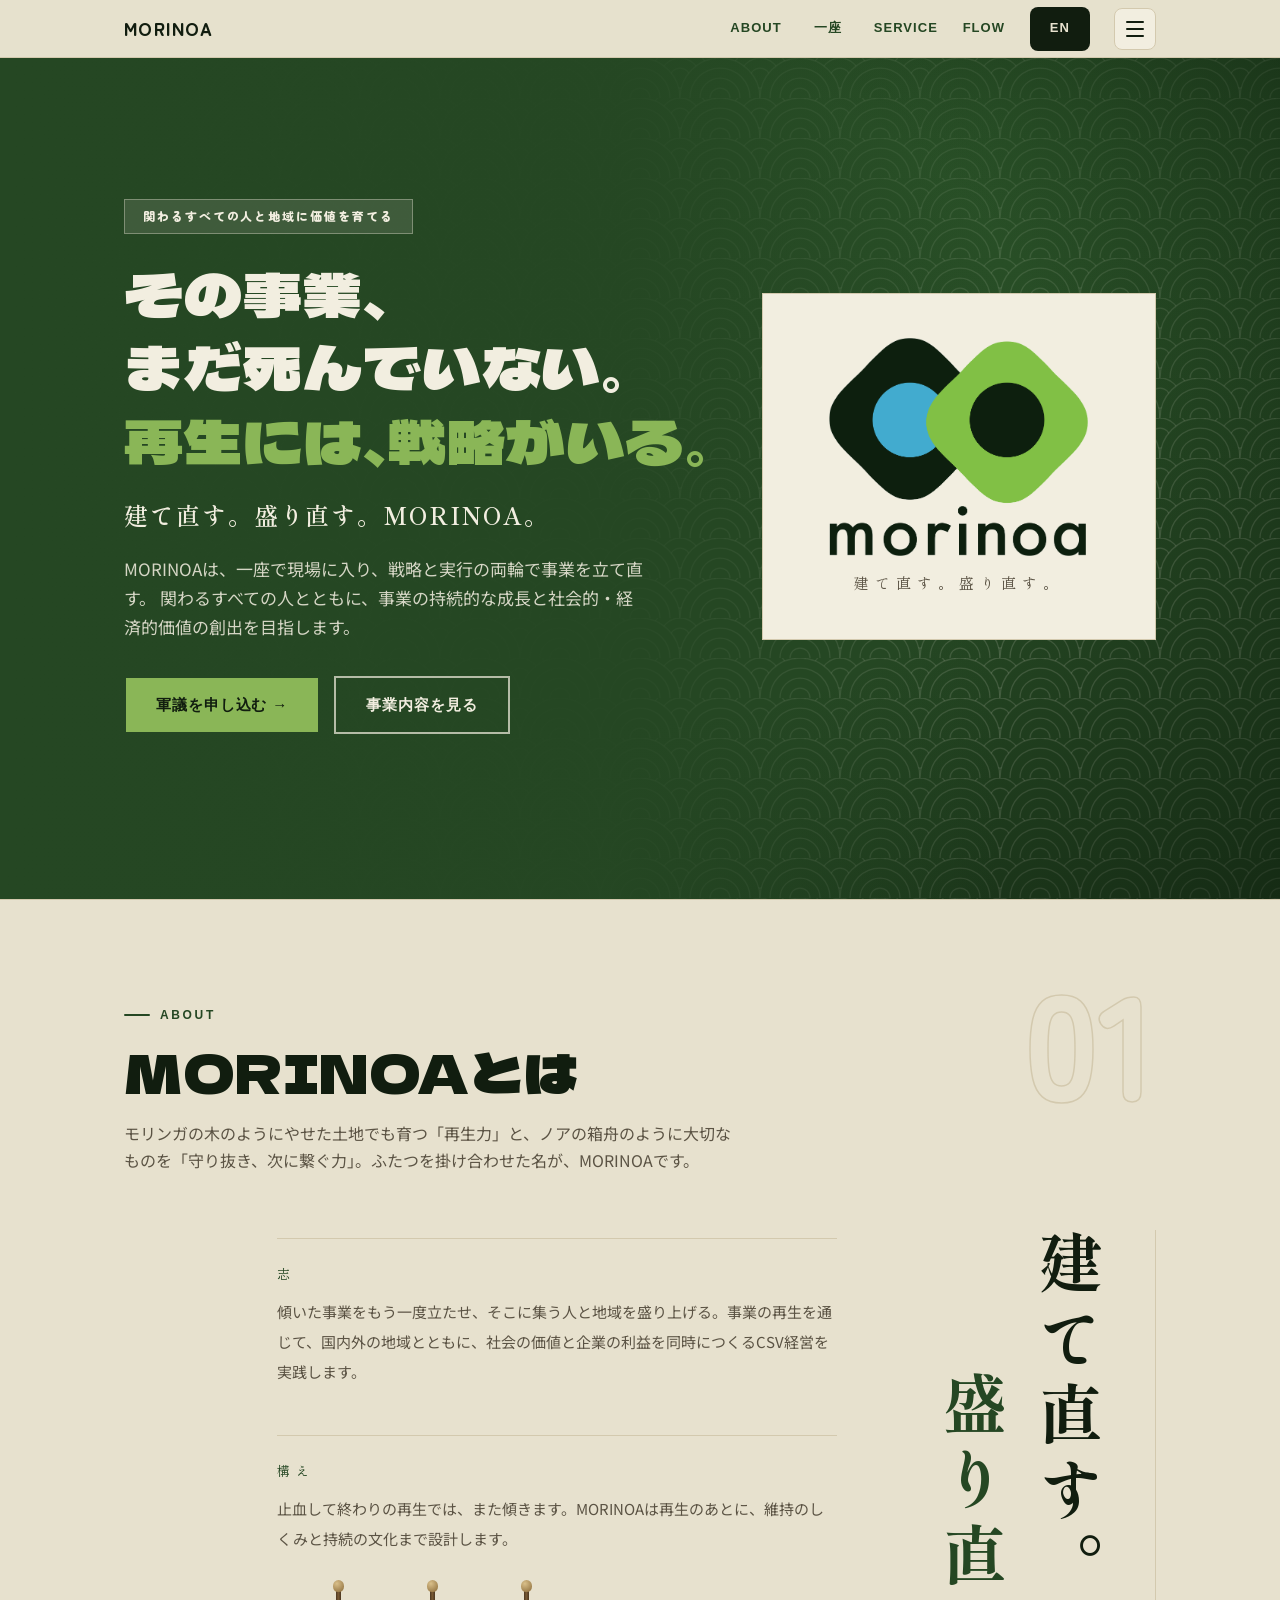
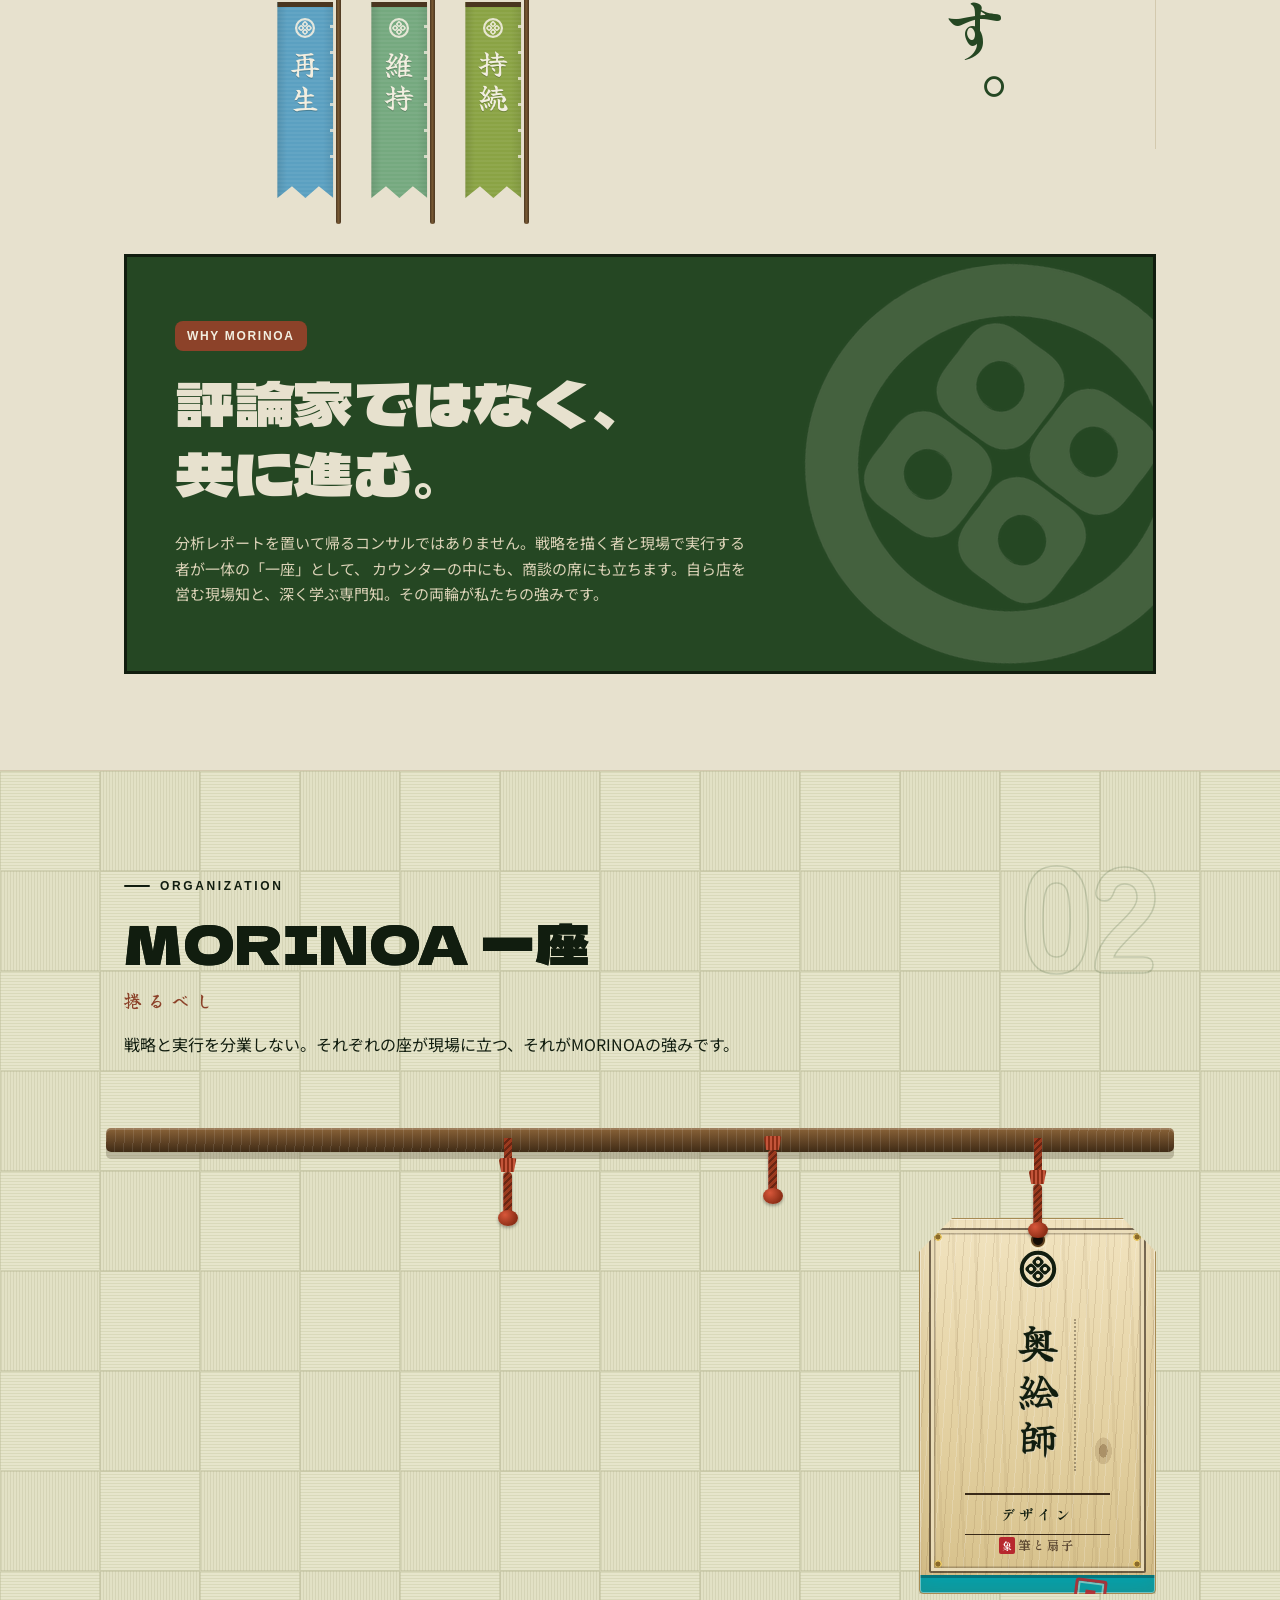
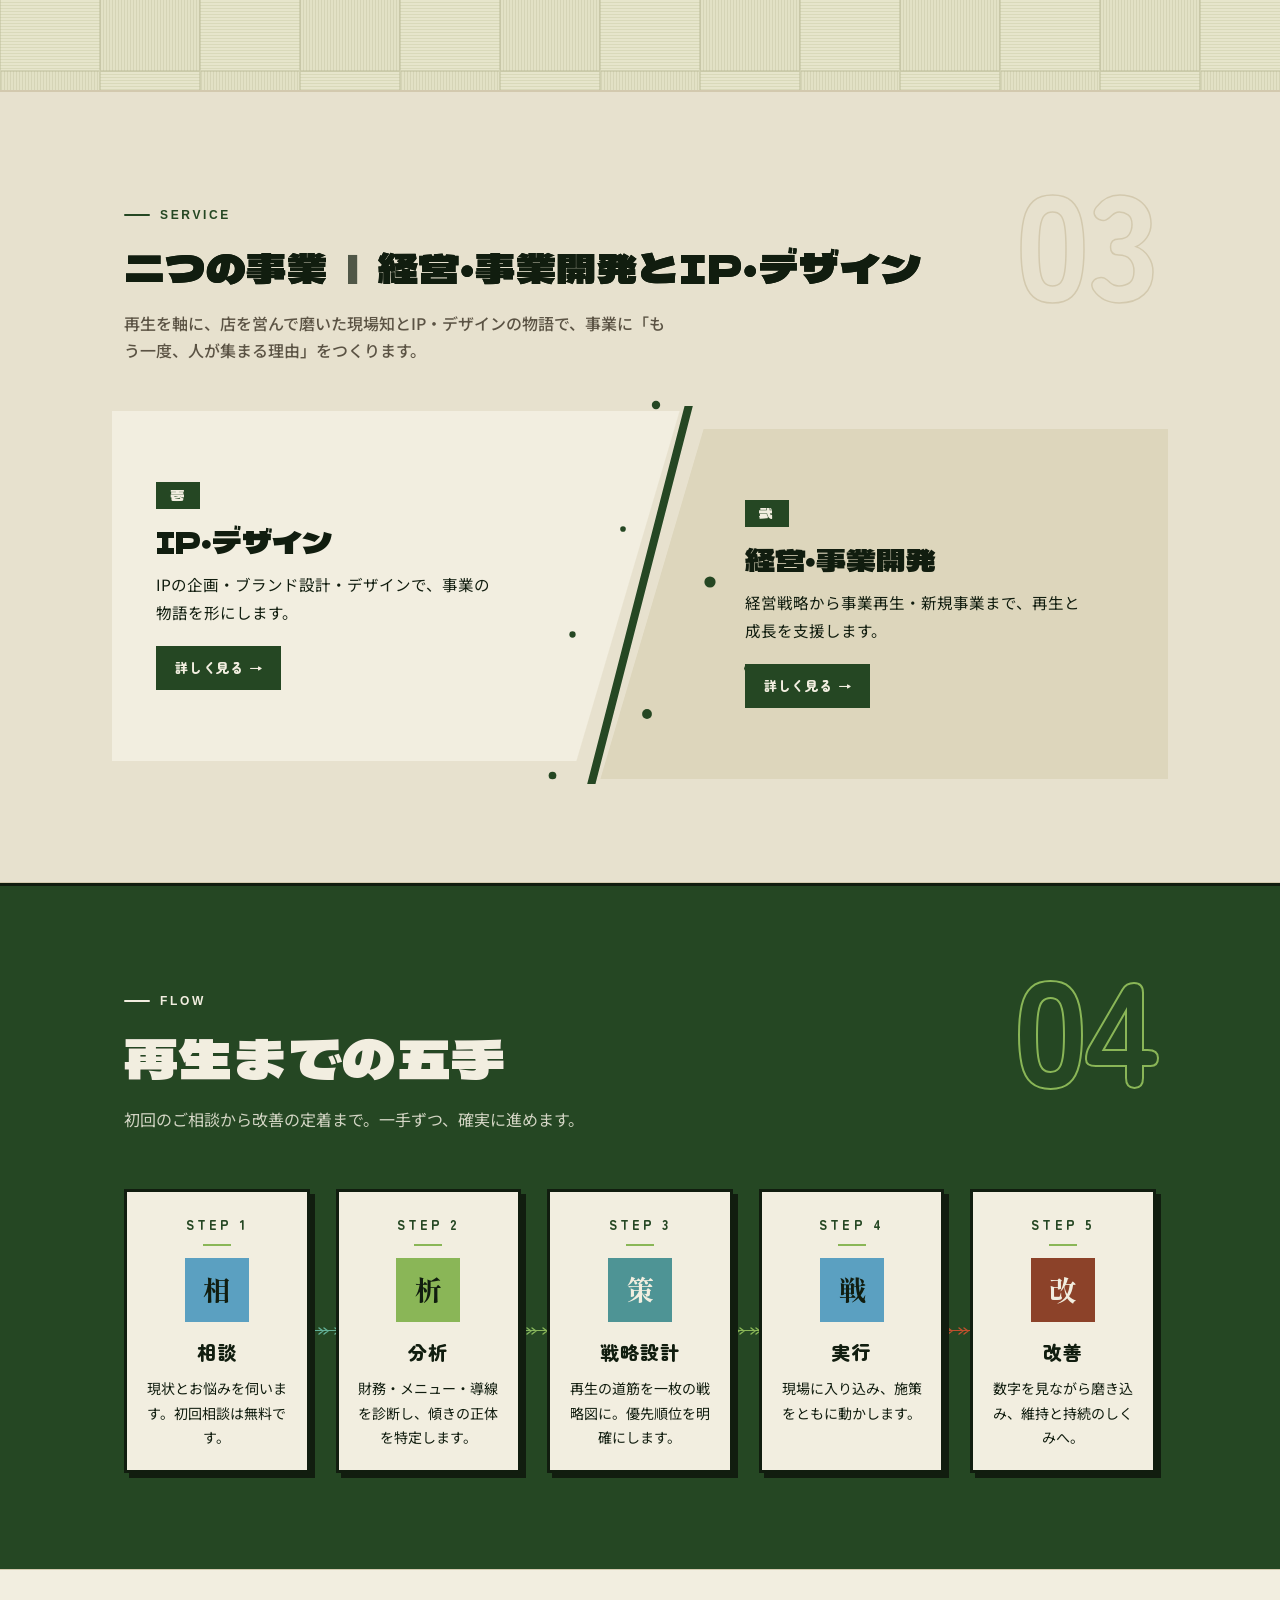
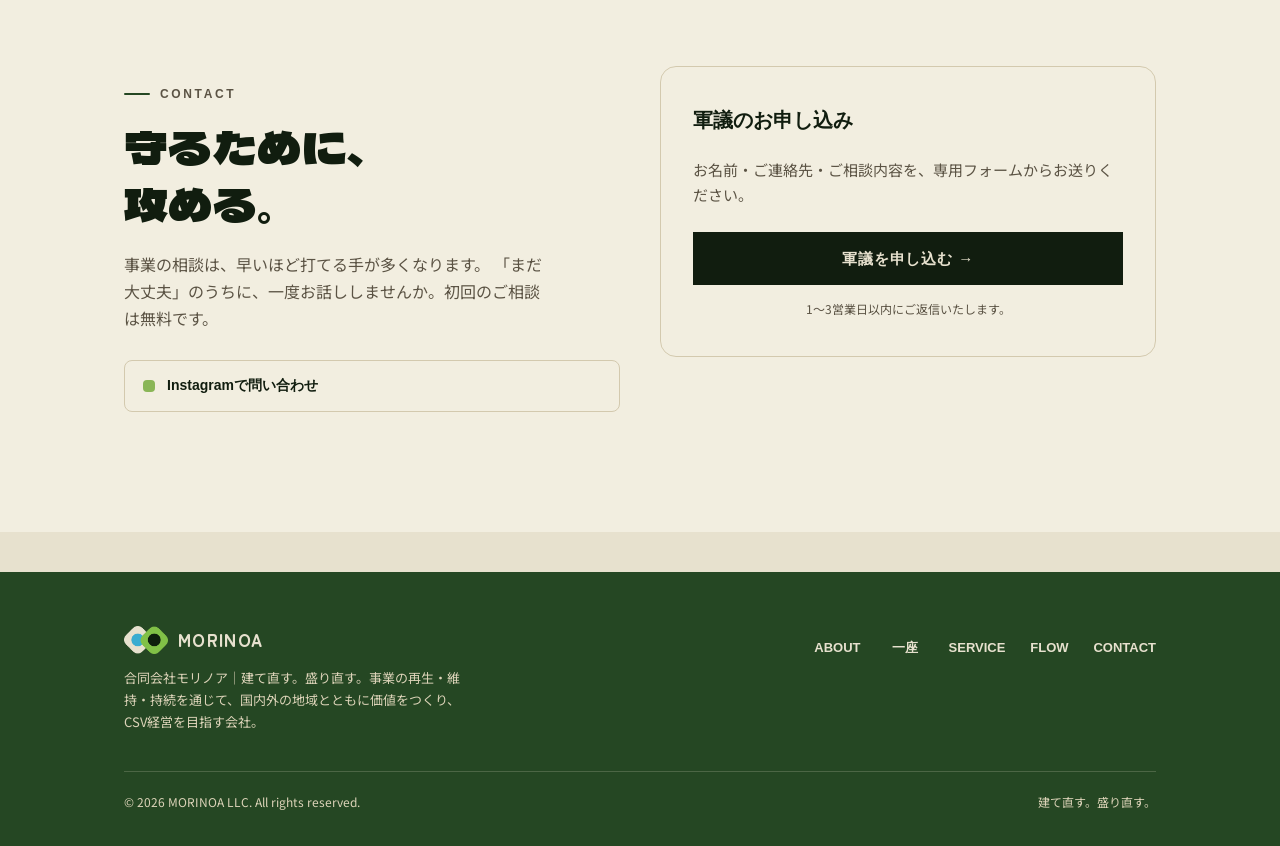
<file: index.html>
<!DOCTYPE html>
<html lang="ja">
<head>
<meta charset="UTF-8">
<meta name="viewport" content="width=device-width, initial-scale=1.0">
<title>MORINOA｜建て直す。盛り直す。— 事業再生とCSV経営の一座</title>
<meta name="description" content="MORINOA（モリノア）は、事業の再生・維持・持続を通じて、国内外の地域とともに価値をつくり、CSV経営を目指す会社。経営・事業開発とIP・デザインの二つの事業を展開します。">
<link rel="canonical" href="https://morinoa.com/">
<link rel="alternate" hreflang="ja" href="https://morinoa.com/">
<link rel="alternate" hreflang="en" href="https://morinoa.com/en/">
<link rel="alternate" hreflang="x-default" href="https://morinoa.com/">
<meta property="og:type" content="website">
<meta property="og:site_name" content="MORINOA">
<meta property="og:locale" content="ja_JP">
<meta property="og:url" content="https://morinoa.com/">
<meta property="og:title" content="MORINOA｜建て直す。盛り直す。— 事業再生とCSV経営の一座">
<meta property="og:description" content="MORINOA（モリノア）は、事業の再生・維持・持続を通じて、国内外の地域とともに価値をつくり、CSV経営を目指す会社。経営・事業開発とIP・デザインの二つの事業を展開します。">
<meta property="og:image" content="https://morinoa.com/ogp.png">
<meta property="og:image:width" content="1200">
<meta property="og:image:height" content="630">
<meta property="og:image:alt" content="MORINOAのロゴ｜建て直す。盛り直す。">
<meta name="twitter:card" content="summary_large_image">
<meta name="twitter:title" content="MORINOA｜建て直す。盛り直す。— 事業再生とCSV経営の一座">
<meta name="twitter:description" content="MORINOA（モリノア）は、事業の再生・維持・持続を通じて、国内外の地域とともに価値をつくり、CSV経営を目指す会社。経営・事業開発とIP・デザインの二つの事業を展開します。">
<meta name="twitter:image" content="https://morinoa.com/ogp.png">
<link rel="icon" href="favicon.ico" sizes="any">
<link rel="icon" type="image/png" sizes="32x32" href="favicon-32.png">
<link rel="apple-touch-icon" href="apple-touch-icon.png">
<link rel="preconnect" href="https://fonts.googleapis.com">
<link rel="preconnect" href="https://fonts.gstatic.com" crossorigin>
<link rel="preload" as="style" href="https://fonts.googleapis.com/css2?family=Shippori+Mincho:wght@500;600;700;800&family=Zen+Maru+Gothic:wght@500;700;900&family=Noto+Sans+JP:wght@400;500;700&family=Yuji+Syuku&family=Dela+Gothic+One&display=swap" onload="this.onload=null;this.rel='stylesheet'">
<noscript><link rel="stylesheet" href="https://fonts.googleapis.com/css2?family=Shippori+Mincho:wght@500;600;700;800&family=Zen+Maru+Gothic:wght@500;700;900&family=Noto+Sans+JP:wght@400;500;700&family=Yuji+Syuku&family=Dela+Gothic+One&display=swap"></noscript>
<link rel="stylesheet" href="css/style.css?v=20261109x">
<link rel="stylesheet" href="css/motion.css?v=20261029b">
<link rel="stylesheet" href="css/poster.css?v=20261109e">
<link rel="stylesheet" href="css/novel.css?v=20261109c">
<link rel="stylesheet" href="css/maku.css?v=20261109a">
<link rel="stylesheet" href="css/fuda.css?v=20261109c"><link rel="stylesheet" href="css/wapop.css?v=20261109z">
<script type="application/ld+json">
{
  "@context": "https://schema.org",
  "@graph": [
    {
      "@type": "Organization",
      "@id": "https://morinoa.com/#organization",
      "name": "MORINOA",
      "legalName": "合同会社モリノア",
      "alternateName": ["MORINOA LLC", "モリノア"],
      "url": "https://morinoa.com/",
      "logo": "https://morinoa.com/morinoa_logo.png",
      "image": "https://morinoa.com/ogp.png",
      "slogan": "建て直す。盛り直す。",
      "description": "事業の再生・維持・持続を通じて、国内外の地域とともに価値をつくり、CSV経営を目指す会社。",
      "email": "info@morinoa.com",
      "sameAs": ["https://www.instagram.com/morinoa.ip/"],
      "contactPoint": {"@type": "ContactPoint", "contactType": "customer service", "url": "https://forms.gle/eSTg1UBF56mVySoMA", "availableLanguage": ["ja"]}
    },
    {
      "@type": "WebSite",
      "@id": "https://morinoa.com/#website",
      "url": "https://morinoa.com/",
      "name": "MORINOA",
      "inLanguage": "ja",
      "publisher": {"@id": "https://morinoa.com/#organization"}
    }
  ]
}
</script>
<style id="hero-fit">@media(min-width:821px){.hero{min-height:calc(100svh - 58px);display:flex;align-items:center;box-sizing:border-box;padding:0 0 24px;}.hero>*{width:100%;}header .nav{height:57px;}header.scrolled .nav{height:48px;}}@media(max-width:820px){.hero-grid>div:first-child{margin-top:-19px;}}.tag-br{display:none;}@media(max-width:820px){.tag-br{display:inline;}.hero-tag{letter-spacing:.06em;line-height:1.7;}}</style>
<style id="hero-color">
/* ヒーローの背景：白から深緑へ（色味は参考ページに合わせる） */
.hero{background-color:#254723 !important;background-image:linear-gradient(90deg,#254723 0%,rgba(37,71,35,.96) 48%,rgba(37,71,35,0) 78%),radial-gradient(ellipse at 50% 40%,rgba(8,20,8,0) 45%,rgba(8,20,8,.55) 100%),radial-gradient(120% 90% at 78% 8%,rgba(45,90,43,.55) 0%,rgba(45,90,43,0) 55%),url("data:image/svg+xml,%3Csvg xmlns='http://www.w3.org/2000/svg' width='64' height='32'%3E%3Cg fill='%23254723' stroke='%23F2EEE0' stroke-opacity='.17' stroke-width='1'%3E%3Ccircle cx='32' cy='16' r='32'/%3E%3Ccircle cx='32' cy='16' r='24'/%3E%3Ccircle cx='32' cy='16' r='16'/%3E%3Ccircle cx='32' cy='16' r='8'/%3E%3Ccircle cx='0' cy='32' r='32'/%3E%3Ccircle cx='0' cy='32' r='24'/%3E%3Ccircle cx='0' cy='32' r='16'/%3E%3Ccircle cx='0' cy='32' r='8'/%3E%3Ccircle cx='64' cy='32' r='32'/%3E%3Ccircle cx='64' cy='32' r='24'/%3E%3Ccircle cx='64' cy='32' r='16'/%3E%3Ccircle cx='64' cy='32' r='8'/%3E%3C/g%3E%3C/svg%3E") !important;background-size:100% 100%,100% 100%,100% 100%,80px 40px !important;color:#F2EEE0;}
.hero::before,.hero::after{opacity:.0 !important;}
.hero h1,.hero .hero-motto{color:#F2EEE0 !important;}
.hero h1 .em{color:#8AB657 !important;}
.hero .hero-tag{color:#F2EEE0 !important;background:rgba(242,238,224,.12) !important;border-color:rgba(242,238,224,.35) !important;}
.hero .hero-sub{color:rgba(242,238,224,.86) !important;}
.hero .btn-primary{background:#8AB657 !important;color:#111D0F !important;border-color:#254723 !important;}
.hero .btn-secondary{background:transparent !important;color:#F2EEE0 !important;border-color:rgba(242,238,224,.7) !important;}
</style>
<style>@media(max-width:900px),(pointer:coarse){.menu-pc{display:none !important}}</style>
</head>
<body>
<svg width="0" height="0" style="position:absolute" aria-hidden="true" focusable="false"><defs>
<filter id="print" x="-4%" y="-6%" width="108%" height="112%" color-interpolation-filters="sRGB">
<feTurbulence type="fractalNoise" baseFrequency=".035" numOctaves="2" seed="3" result="warp"/>
<feDisplacementMap in="SourceGraphic" in2="warp" scale="4" xChannelSelector="R" yChannelSelector="G" result="rough"/>
<feTurbulence type="fractalNoise" baseFrequency=".9" numOctaves="1" seed="8" result="spk"/>
<feColorMatrix in="spk" type="matrix" values="0 0 0 0 0  0 0 0 0 0  0 0 0 0 0  14 0 0 0 -4.6" result="holes"/>
<feComposite in="rough" in2="holes" operator="in"/>
</filter></defs></svg>

<div class="rail" aria-hidden="true">建て直す。盛り直す。　MORINOA</div>

<!-- ============ HEADER ============ -->
<header>
  <div class="wrap nav">
    <a class="brand" href="#top" aria-label="MORINOA トップへ">
      <span class="brand-name">MORINOA</span>
    </a>
    <ul class="nav-links">
      <li><a href="#about">ABOUT</a></li>
      <li><a href="#org">一座</a></li>
      <li><a href="#service">SERVICE</a></li>
      <li><a href="#flow">FLOW</a></li>
      <li class="cta-li"><a class="nav-cta lang-switch" href="en/" lang="en" hreflang="en">EN</a></li>
      <li class="menu-li"><button class="menu-btn" type="button" aria-label="メニューを開く" aria-expanded="false" aria-controls="site-menu"><span></span><span></span><span></span></button></li>
    </ul>
  </div>
  <nav class="site-menu" id="site-menu" aria-label="サイトメニュー" hidden>
    <div class="wrap site-menu-inner">
      <div class="menu-col">
        <p class="menu-head">MORINOA</p>
        <a href="#top">TOP</a>
        <a href="#about">MORINOAとは</a>
        <a href="#org">一座</a>
        <a href="#flow">再生までの五手</a>
        <a href="#contact">ご相談・お問い合わせ</a>
      </div>
      <div class="menu-col">
        <p class="menu-head">事業</p>
        <a href="service-ip.html"><span class="menu-num">壱</span>IP・デザイン</a>
        <a href="service-support.html"><span class="menu-num">弐</span>経営・事業開発</a>
        <a class="menu-pc" href="irori.html"><span class="menu-num">参</span>IRORI</a>
      </div>
      <div class="menu-col">
        <p class="menu-head">つながる</p>
        <a href="https://forms.gle/eSTg1UBF56mVySoMA">軍議を申し込む →</a>
        <a href="https://www.instagram.com/morinoa.ip/" target="_blank" rel="noopener">Instagram</a>
      </div>
    </div>
  </nav>
</header>

<main id="top">

<!-- ============ HERO ============ -->
<section class="hero">
  <div class="wrap hero-grid">
    <div>
      <span class="hero-tag">関わるすべての人と地域に価値を育てる</span>
      <h1>その事業、<br>まだ死んでいない。<br><span class="em">再生には、戦略がいる。</span></h1>
      <p class="hero-motto">建て直す。盛り直す。MORINOA。</p>
      <p class="hero-sub">
        MORINOAは、一座で現場に入り、戦略と実行の両輪で事業を立て直す。
        関わるすべての人とともに、事業の持続的な成長と社会的・経済的価値の創出を目指します。
      </p>
      <div class="hero-actions">
        <a class="btn btn-primary" href="#contact">軍議を申し込む →</a>
        <a class="btn btn-secondary" href="#service">事業内容を見る</a>
      </div>
    </div>
    <div class="hero-logo reveal">
      <img class="logo-img" src="morinoa_logo.png" alt="MORINOA ロゴ" width="681" height="573" decoding="async" fetchpriority="high">
      <p class="hero-name-jp">建て直す。盛り直す。</p>
    </div>
  </div>
</section>
<!-- ============ ABOUT ============ -->
<section id="about">
  <div class="wrap">
    <div class="sec-head">
      <p class="sec-label">ABOUT</p>
      <h2 class="sec-title">MORINOAとは</h2>
      <p class="sec-lead">モリンガの木のようにやせた土地でも育つ「再生力」と、ノアの箱舟のように大切なものを「守り抜き、次に繋ぐ力」。ふたつを掛け合わせた名が、MORINOAです。</p>
    </div>
    <div class="about-tate tate-right">
      <h3 class="tate-copy reveal" aria-label="建て直す。盛り直す。">
        <span>建て直す。</span><span>盛り直す。</span>
      </h3>
      <div class="tate-body">
        <div class="tate-block reveal">
          <p class="tate-kicker">志</p>
          <p>傾いた事業をもう一度立たせ、そこに集う人と地域を盛り上げる。事業の再生を通じて、国内外の地域とともに、社会の価値と企業の利益を同時につくるCSV経営を実践します。</p>
        </div>
        <div class="tate-block reveal">
          <p class="tate-kicker">構え</p>
          <p>止血して終わりの再生では、また傾きます。MORINOAは再生のあとに、維持のしくみと持続の文化まで設計します。</p>
          <ol class="tate-trio">
            <li><span class="hata"><i aria-hidden="true"></i><b>再生</b></span></li>
            <li><span class="hata"><i aria-hidden="true"></i><b>維持</b></span></li>
            <li><span class="hata"><i aria-hidden="true"></i><b>持続</b></span></li>
          </ol>
        </div>
      </div>
    </div>
    <div class="about-grid">
      <div class="card about-card card-dark why-card reveal">
        <div class="why-text">
          <div class="label-row"><span class="hanko">WHY MORINOA</span></div>
          <h3 style="color:var(--base);">評論家ではなく、<br>共に進む。</h3>
          <p class="caption" style="font-size:15px;">
            分析レポートを置いて帰るコンサルではありません。戦略を描く者と現場で実行する者が一体の「一座」として、
            カウンターの中にも、商談の席にも立ちます。自ら店を営む現場知と、深く学ぶ専門知。その両輪が私たちの強みです。
          </p>
        </div>
        <img class="why-kamon" src="kamon-cream.png" alt="MORINOAの家紋" width="480" height="468" loading="lazy" decoding="async">
      </div>
    </div>
  </div>
</section>

<!-- ============ ORGANIZATION 一座 ============ -->
<section id="org" style="background:var(--cream);border-top:1px solid var(--line);border-bottom:1px solid var(--line);">
  <div class="wrap">
    <div class="sec-head">
      <p class="sec-label">ORGANIZATION</p>
      <h2 class="sec-title">MORINOA 一座</h2>
      <p class="mekuru">捲るべし</p>
      <p class="sec-lead">戦略と実行を分業しない。それぞれの座が現場に立つ、それがMORINOAの強みです。</p>
    </div>
    <div class="org-grid">

      <!-- 将軍：兜 -->
      <div class="org-card fuda has-back reveal" role="button" tabindex="0" aria-pressed="false" aria-label="将軍の名札。押すと本人の写真に切り替わります">
        <span class="fuda-himo" aria-hidden="true"></span>
        <div class="fuda-inner">
          <div class="fuda-face front">
            <img class="kamon" src="kamon.svg" alt="" aria-hidden="true" width="100" height="100" loading="lazy" decoding="async">
            <div class="org-title">将軍</div>
            <div class="org-role">代表</div>
            <div class="org-item">兜</div>
          </div>
          <div class="fuda-face back">
            <img src="member-shogun.jpg" alt="将軍 西出 航一" width="400" height="482" loading="lazy" decoding="async">
            <div class="fuda-name"><b>西出 航一</b><small>KOICHI NISHIDE</small></div>
          </div>
        </div>
      </div>

      <!-- 大老：軍配 -->
      <div class="org-card fuda has-back reveal" role="button" tabindex="0" aria-pressed="false" aria-label="大老の名札。押すと本人の写真に切り替わります">
        <span class="fuda-himo" aria-hidden="true"></span>
        <div class="fuda-inner">
          <div class="fuda-face front">
            <img class="kamon" src="kamon.svg" alt="" aria-hidden="true" width="100" height="100" loading="lazy" decoding="async">
            <div class="org-title">大老</div>
            <div class="org-role">戦略</div>
            <div class="org-item">軍配</div>
          </div>
          <div class="fuda-face back">
            <img src="member-tairo.jpg" alt="大老 大家 颯" width="400" height="483" loading="lazy" decoding="async">
            <div class="fuda-name"><b>大家 颯</b><small>SOU DAIKE</small></div>
          </div>
        </div>
      </div>

      <!-- 老中：印籠 -->
      <div class="org-card fuda reveal">
        <span class="fuda-himo" aria-hidden="true"></span>
        <div class="fuda-inner">
          <div class="fuda-face front">
            <img class="kamon" src="kamon.svg" alt="" aria-hidden="true" width="100" height="100" loading="lazy" decoding="async">
            <div class="org-title">老中</div>
            <div class="org-role">分析</div>
            <div class="org-item">印籠</div>
          </div>
        </div>
      </div>

      <!-- 奥絵師：筆と扇子 -->
      <div class="org-card fuda reveal">
        <span class="fuda-himo" aria-hidden="true"></span>
        <div class="fuda-inner">
          <div class="fuda-face front">
            <img class="kamon" src="kamon.svg" alt="" aria-hidden="true" width="100" height="100" loading="lazy" decoding="async">
            <div class="org-title">奥絵師</div>
            <div class="org-role">デザイン</div>
            <div class="org-item">筆と扇子</div>
          </div>
        </div>
      </div>

    </div>
  </div>
</section>

<!-- ============ SERVICE ============ -->
<section id="service" class="grain">
  <div class="wrap">
    <div class="sec-head">
      <p class="sec-label">SERVICE</p>
      <h2 class="sec-title">二つの事業<span class="bar-sep">｜</span><span class="nb">経営・事業開発と</span><span class="nb">IP・デザイン</span></h2>
      <p class="sec-lead">再生を軸に、店を営んで磨いた現場知とIP・デザインの物語で、事業に「もう一度、人が集まる理由」をつくります。</p>
    </div>
    <div class="slash">
      <a class="slash-card a" href="service-ip.html">
        <span class="svc-num" aria-label="01">壱</span>
        <h3>IP・デザイン</h3>
        <p>IPの企画・ブランド設計・デザインで、事業の物語を形にします。</p>
        <span class="svc-more">詳しく見る →</span>
      </a>
      <a class="slash-card b" href="service-support.html">
        <span class="svc-num" aria-label="02">弐</span>
        <h3>経営・事業開発</h3>
        <p>経営戦略から事業再生・新規事業まで、再生と成長を支援します。</p>
        <span class="svc-more">詳しく見る →</span>
      </a>
      <svg class="slash-cut" viewBox="0 0 100 100" preserveAspectRatio="none" aria-hidden="true"><path d="M55 -3 L45 103" pathLength="100"/></svg>
      <i class="drop d1"></i><i class="drop d2"></i><i class="drop d3"></i><i class="drop d4"></i><i class="drop d5"></i><i class="drop d6"></i><i class="drop d7"></i>
    </div>
  </div>
</section>

<!-- ============ FLOW ============ -->
<section id="flow">
  <div class="wrap">
    <div class="sec-head">
      <p class="sec-label">FLOW</p>
      <h2 class="sec-title">再生までの五手</h2>
      <p class="sec-lead">初回のご相談から改善の定着まで。一手ずつ、確実に進めます。</p>
    </div>
    <div class="flow-grid">
      <div class="step reveal">
        <span class="step-num">STEP 1</span>
        <div class="step-kanji">相</div>
        <h3>相談</h3>
        <p>現状とお悩みを伺います。初回相談は無料です。</p>
      </div>
      <div class="step reveal">
        <span class="step-num">STEP 2</span>
        <div class="step-kanji">析</div>
        <h3>分析</h3>
        <p>財務・メニュー・導線を診断し、傾きの正体を特定します。</p>
      </div>
      <div class="step reveal">
        <span class="step-num">STEP 3</span>
        <div class="step-kanji">策</div>
        <h3>戦略設計</h3>
        <p>再生の道筋を一枚の戦略図に。優先順位を明確にします。</p>
      </div>
      <div class="step reveal">
        <span class="step-num">STEP 4</span>
        <div class="step-kanji">戦</div>
        <h3>実行</h3>
        <p>現場に入り込み、施策をともに動かします。</p>
      </div>
      <div class="step reveal">
        <span class="step-num">STEP 5</span>
        <div class="step-kanji">改</div>
        <h3>改善</h3>
        <p>数字を見ながら磨き込み、維持と持続のしくみへ。</p>
      </div>
    </div>
  </div>
</section>

<!-- ============ CONTACT ============ -->
<section id="contact" class="contact" style="background:var(--cream);border-top:1px solid var(--line);">
  <div class="wrap contact-grid">
    <div class="contact-copy">
      <p class="sec-label">CONTACT</p>
      <h2 class="display">守るために、<br>攻める。</h2>
      <p>
        事業の相談は、早いほど打てる手が多くなります。
        「まだ大丈夫」のうちに、一度お話ししませんか。初回のご相談は無料です。
      </p>
      <div class="socials">
        <a class="social" href="https://www.instagram.com/morinoa.ip/" target="_blank" rel="noopener" aria-label="Instagramで問い合わせ"><span class="dot"></span>Instagramで問い合わせ</a>
      </div>
    </div>
    <div class="form-card reveal">
      <p class="h3">軍議のお申し込み</p>
      <p style="color:var(--sub);font-size:15px;margin-bottom:24px;">お名前・ご連絡先・ご相談内容を、専用フォームからお送りください。</p>
      <a class="btn btn-primary" id="gunji-form" href="https://forms.gle/eSTg1UBF56mVySoMA">軍議を申し込む →</a>
      <p class="form-note">1〜3営業日以内にご返信いたします。</p>
    </div>
  </div>
</section>

</main>

<!-- ============ FOOTER ============ -->
<footer>
  <div class="wrap">
    <div class="foot-grid">
      <div>
        <div class="foot-brand">
          <img src="logo-mark-light.png" alt="" aria-hidden="true" width="160" height="102" loading="lazy" decoding="async">
          <span>MORINOA</span>
        </div>
        <p class="foot-copy">合同会社モリノア｜建て直す。盛り直す。事業の再生・維持・持続を通じて、国内外の地域とともに価値をつくり、CSV経営を目指す会社。</p>
      </div>
      <ul class="foot-links">
        <li><a href="#about">ABOUT</a></li>
        <li><a href="#org">一座</a></li>
        <li><a href="#service">SERVICE</a></li>
        <li><a href="#flow">FLOW</a></li>
        <li><a href="#contact">CONTACT</a></li>
      </ul>
    </div>
    <div class="foot-bottom">
      <span>© 2026 MORINOA LLC. All rights reserved.</span>
      <span>建て直す。盛り直す。</span>
    </div>
  </div>
</footer>

<script src="js/train.js?v=20261109a"></script>
<script src="js/main.js?v=20261126a"></script>
<script src="js/motion.js?v=20261126a"></script>
<script src="js/hero-rubber.js?v=20261109d"></script>
</body>
</html>
</file>
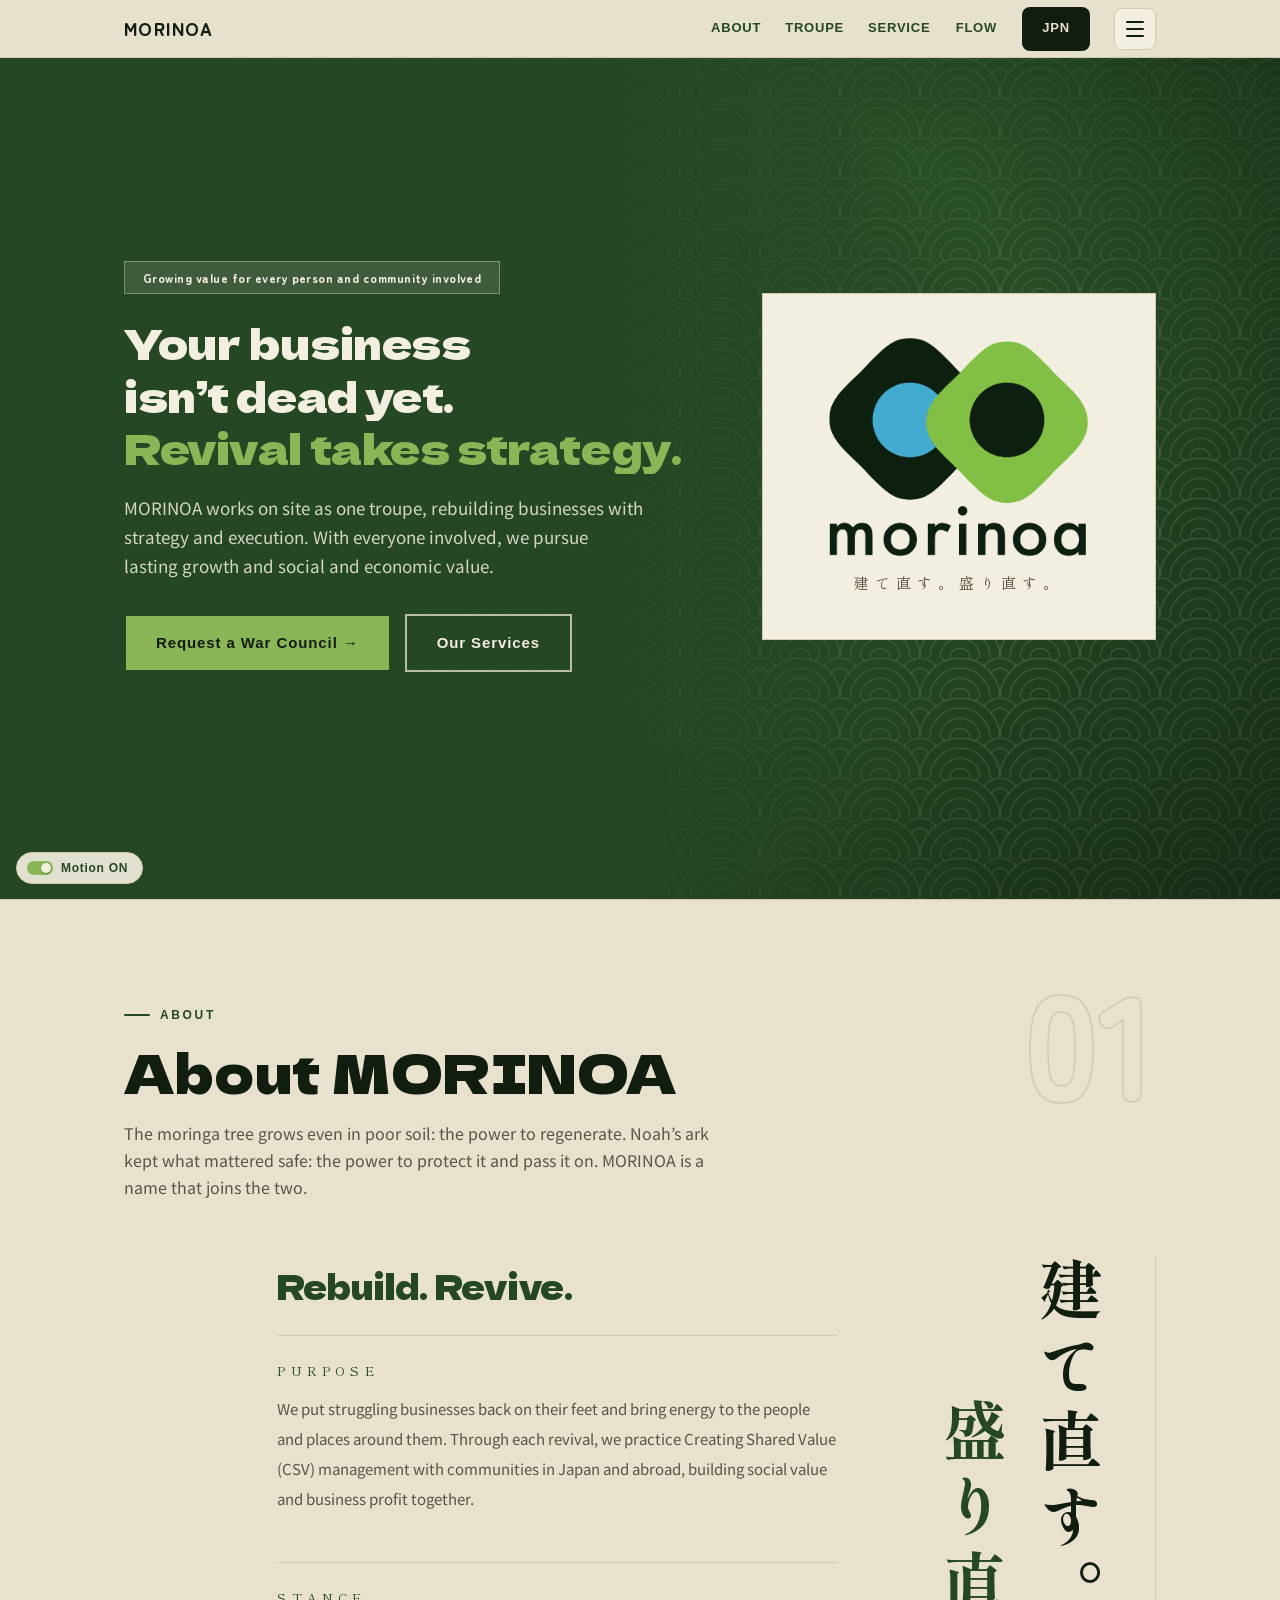
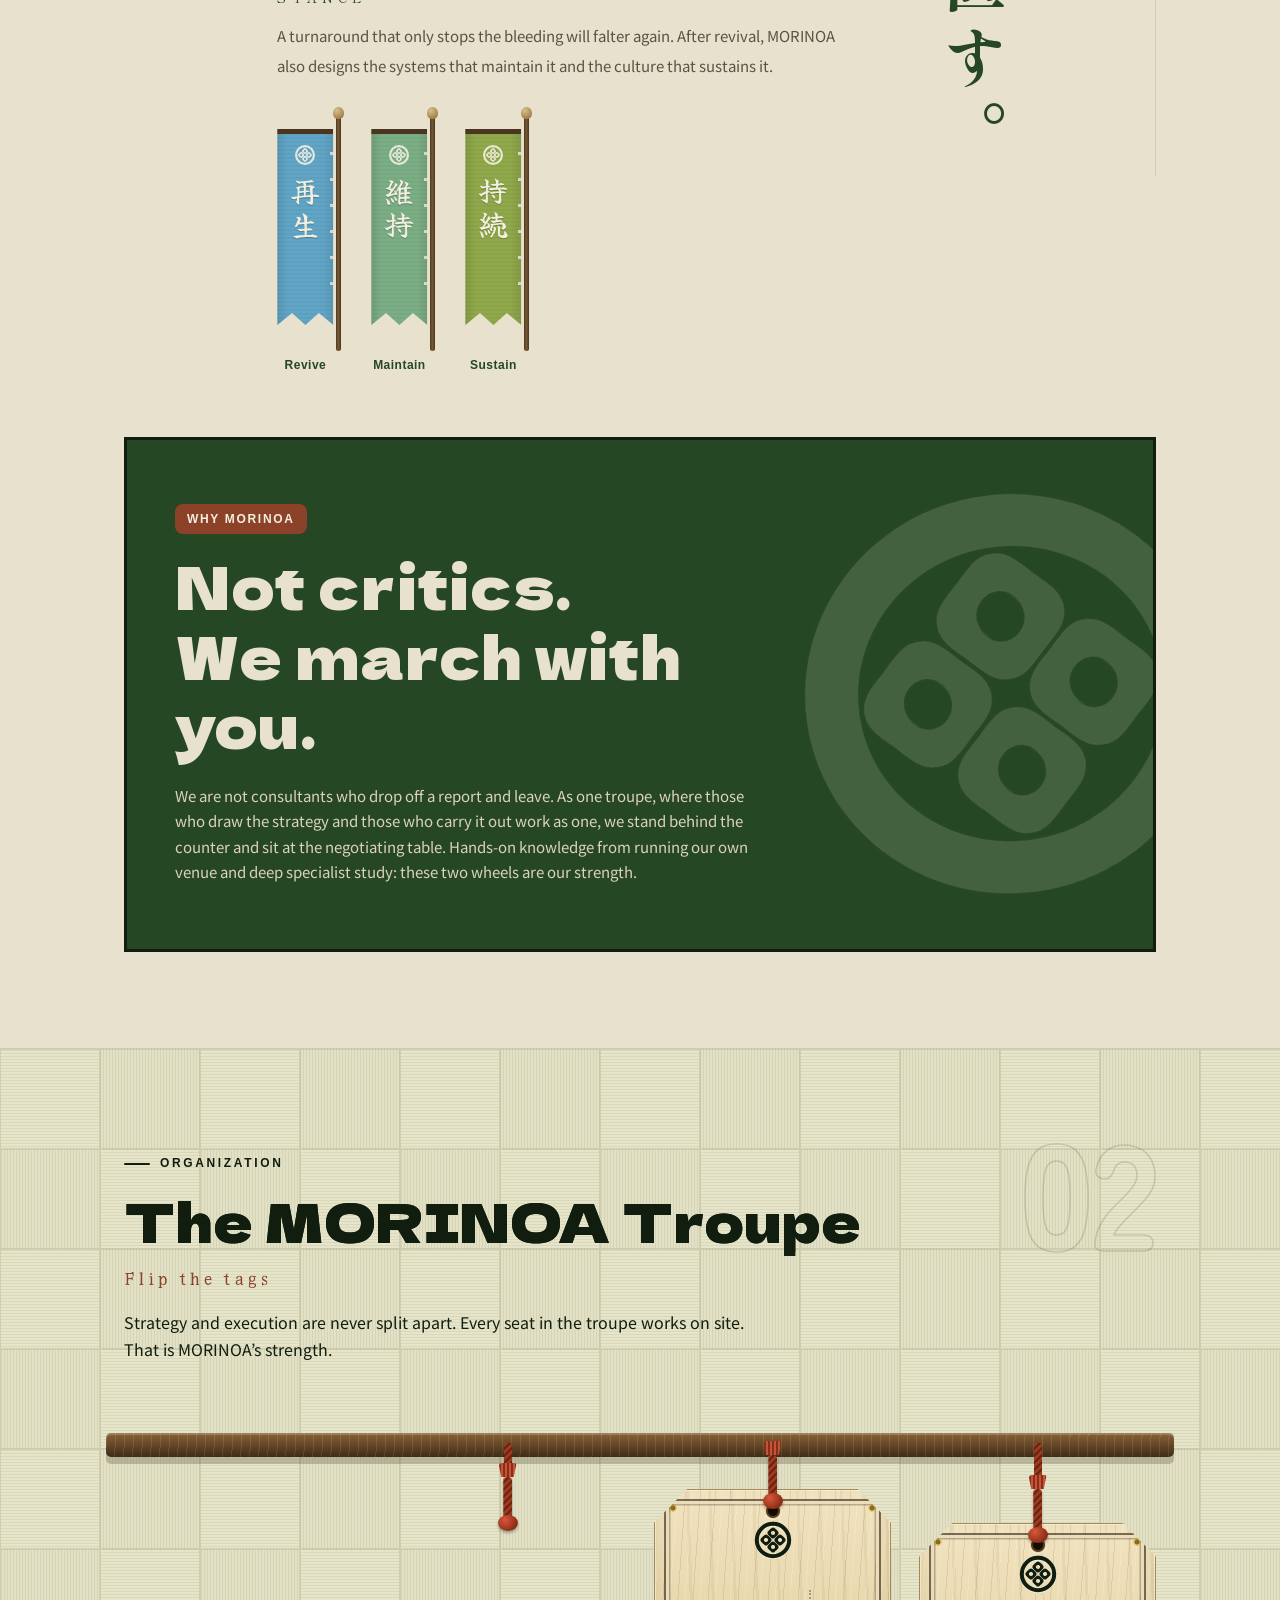
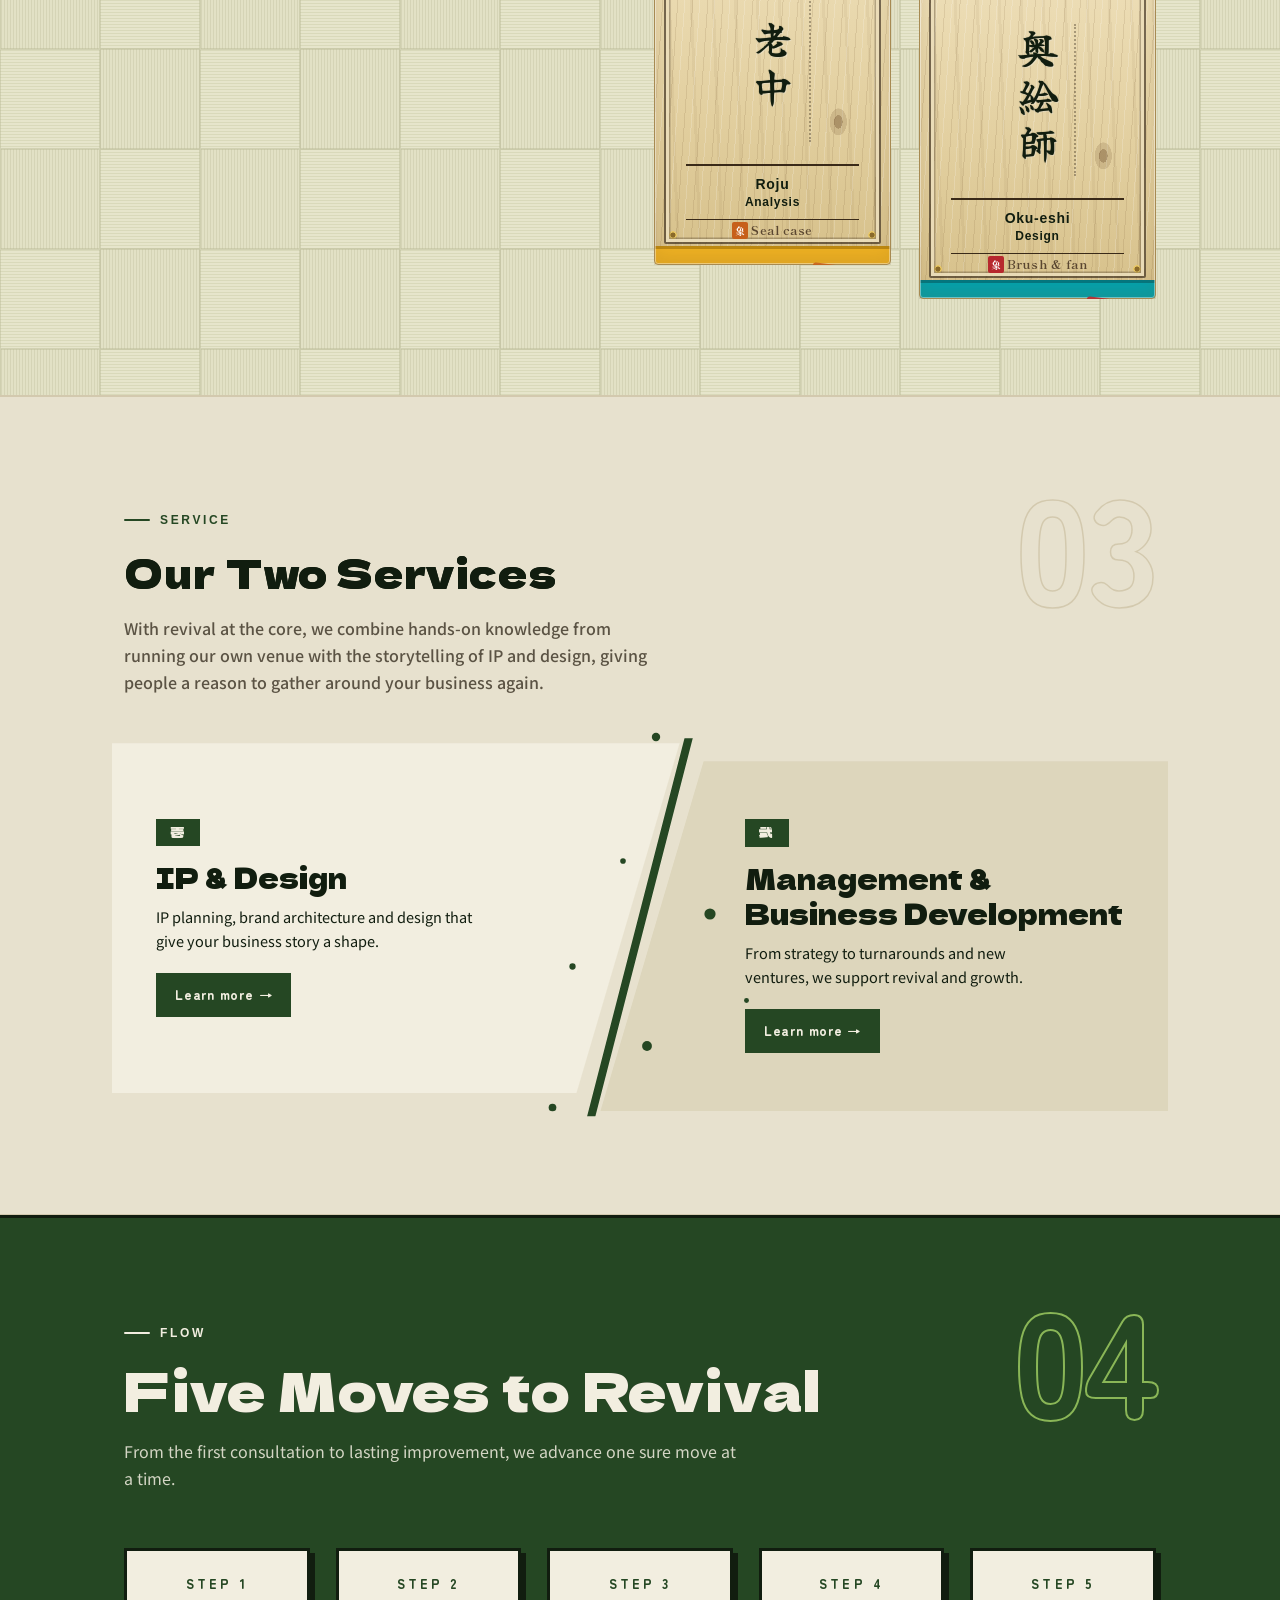
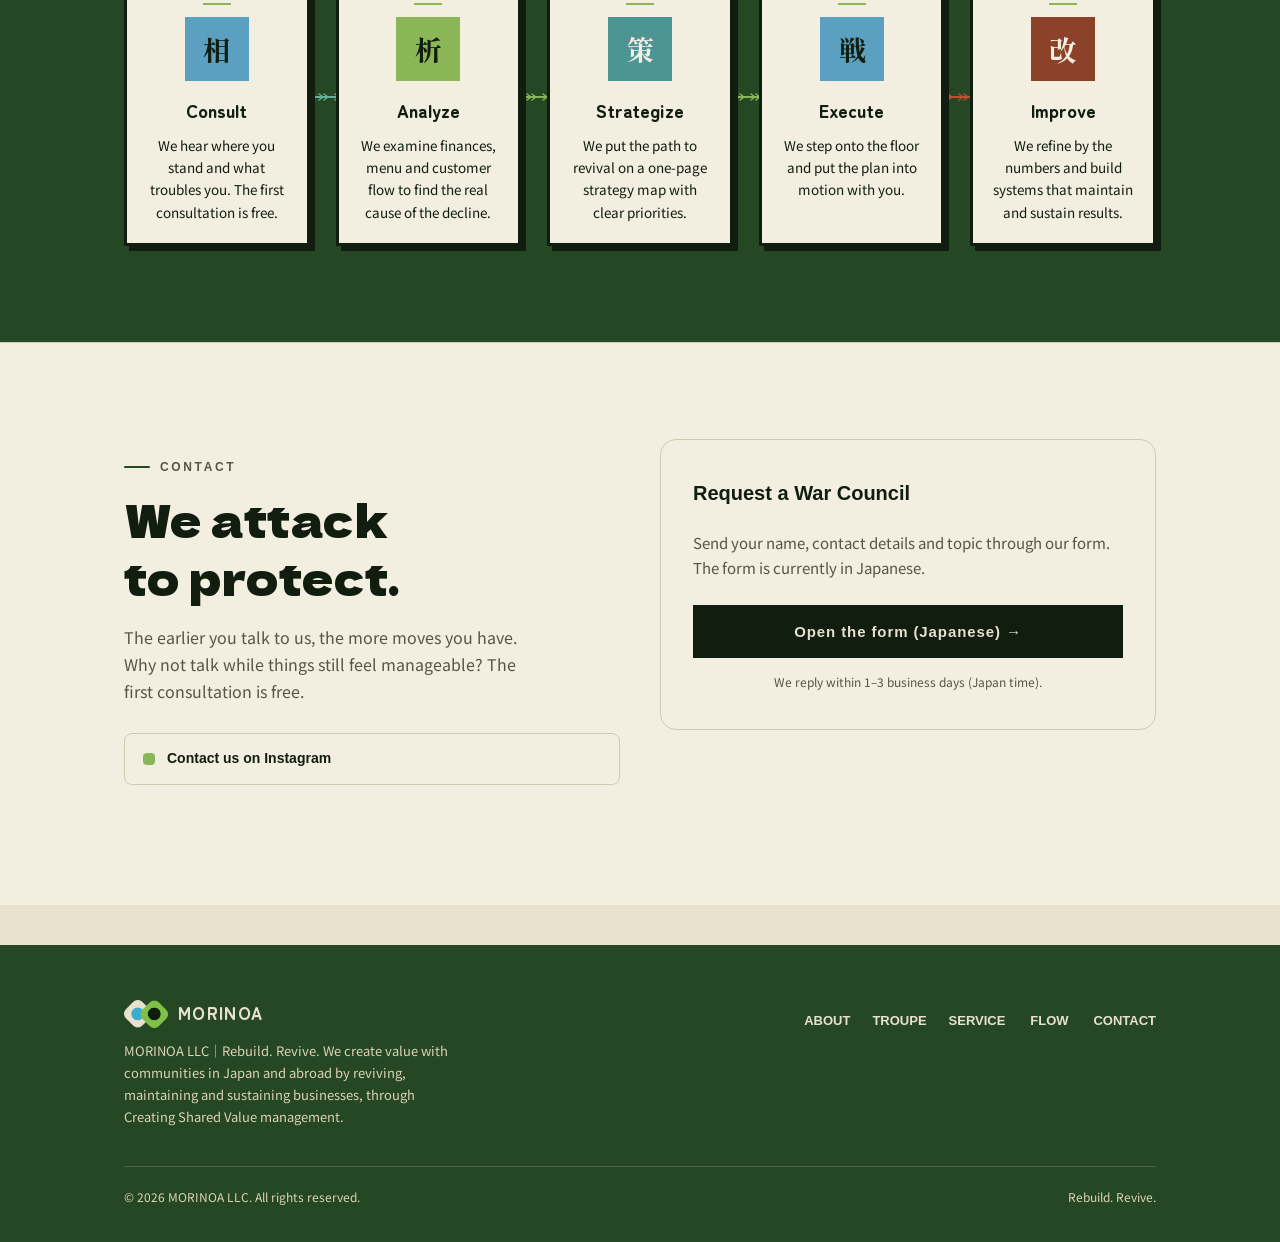
<file: en/index.html>
<!DOCTYPE html>
<html lang="en">
<head>
<meta charset="UTF-8">
<meta name="viewport" content="width=device-width, initial-scale=1.0">
<title>MORINOA｜Rebuild. Revive. Business turnaround and CSV management</title>
<meta name="description" content="MORINOA works with communities in Japan and abroad to create value by reviving, maintaining and sustaining businesses, through Creating Shared Value (CSV) management. Our two services are Management &amp; Business Development and IP &amp; Design.">
<link rel="canonical" href="https://morinoa.com/en/">
<link rel="alternate" hreflang="ja" href="https://morinoa.com/">
<link rel="alternate" hreflang="en" href="https://morinoa.com/en/">
<link rel="alternate" hreflang="x-default" href="https://morinoa.com/">
<meta property="og:type" content="website">
<meta property="og:site_name" content="MORINOA">
<meta property="og:locale" content="en_US">
<meta property="og:url" content="https://morinoa.com/en/">
<meta property="og:title" content="MORINOA｜Rebuild. Revive. Business turnaround and CSV management">
<meta property="og:description" content="MORINOA works with communities in Japan and abroad to create value by reviving, maintaining and sustaining businesses, through Creating Shared Value (CSV) management. Our two services are Management &amp; Business Development and IP &amp; Design.">
<meta property="og:image" content="https://morinoa.com/ogp-en.png">
<meta property="og:image:width" content="1200">
<meta property="og:image:height" content="630">
<meta property="og:image:alt" content="MORINOA logo｜Rebuild. Revive.">
<meta name="twitter:card" content="summary_large_image">
<meta name="twitter:title" content="MORINOA｜Rebuild. Revive. Business turnaround and CSV management">
<meta name="twitter:description" content="MORINOA works with communities in Japan and abroad to create value by reviving, maintaining and sustaining businesses, through Creating Shared Value (CSV) management. Our two services are Management &amp; Business Development and IP &amp; Design.">
<meta name="twitter:image" content="https://morinoa.com/ogp-en.png">
<link rel="icon" href="../favicon.ico" sizes="any">
<link rel="icon" type="image/png" sizes="32x32" href="../favicon-32.png">
<link rel="apple-touch-icon" href="../apple-touch-icon.png">
<link rel="preconnect" href="https://fonts.googleapis.com">
<link rel="preconnect" href="https://fonts.gstatic.com" crossorigin>
<link rel="preload" as="style" href="https://fonts.googleapis.com/css2?family=Shippori+Mincho:wght@500;600;700;800&family=Zen+Maru+Gothic:wght@500;700;900&family=Noto+Sans+JP:wght@400;500;700&family=Yuji+Syuku&family=Dela+Gothic+One&display=swap" onload="this.onload=null;this.rel='stylesheet'">
<noscript><link rel="stylesheet" href="https://fonts.googleapis.com/css2?family=Shippori+Mincho:wght@500;600;700;800&family=Zen+Maru+Gothic:wght@500;700;900&family=Noto+Sans+JP:wght@400;500;700&family=Yuji+Syuku&family=Dela+Gothic+One&display=swap"></noscript>
<link rel="stylesheet" href="../css/style.css?v=20261109x">
<link rel="stylesheet" href="../css/motion.css?v=20261029b">
<link rel="stylesheet" href="../css/poster.css?v=20261109e">
<link rel="stylesheet" href="../css/novel.css?v=20261109c">
<link rel="stylesheet" href="../css/maku.css?v=20261109a">
<link rel="stylesheet" href="../css/fuda.css?v=20261109c"><link rel="stylesheet" href="../css/wapop.css?v=20261109z">
<script type="application/ld+json">
{
  "@context": "https://schema.org",
  "@graph": [
    {
      "@type": "Organization",
      "@id": "https://morinoa.com/#organization",
      "name": "MORINOA",
      "legalName": "合同会社モリノア",
      "alternateName": ["MORINOA LLC", "モリノア"],
      "url": "https://morinoa.com/",
      "logo": "https://morinoa.com/morinoa_logo.png",
      "image": "https://morinoa.com/ogp.png",
      "slogan": "Rebuild. Revive.",
      "description": "A company that creates value with communities in Japan and abroad by reviving, maintaining and sustaining businesses, through Creating Shared Value management.",
      "email": "info@morinoa.com",
      "sameAs": ["https://www.instagram.com/morinoa.ip/"],
      "contactPoint": {"@type": "ContactPoint", "contactType": "customer service", "url": "https://forms.gle/eSTg1UBF56mVySoMA", "availableLanguage": ["ja"]}
    },
    {
      "@type": "WebSite",
      "@id": "https://morinoa.com/en/#website",
      "url": "https://morinoa.com/en/",
      "name": "MORINOA",
      "inLanguage": "en",
      "publisher": {"@id": "https://morinoa.com/#organization"}
    }
  ]
}
</script>
<style id="hero-fit">@media(min-width:821px){.hero{min-height:calc(100svh - 58px);display:flex;align-items:center;box-sizing:border-box;padding:0 0 24px;}.hero>*{width:100%;}header .nav{height:57px;}header.scrolled .nav{height:48px;}}@media(max-width:820px){.hero-grid>div:first-child{margin-top:-19px;}}.tag-br{display:none;}@media(max-width:820px){.tag-br{display:inline;}.hero-tag{letter-spacing:.06em;line-height:1.7;}}</style>
<style id="hero-color">
/* ヒーローの背景：白から深緑へ（色味は参考ページに合わせる） */
.hero{background-color:#254723 !important;background-image:linear-gradient(90deg,#254723 0%,rgba(37,71,35,.96) 48%,rgba(37,71,35,0) 78%),radial-gradient(ellipse at 50% 40%,rgba(8,20,8,0) 45%,rgba(8,20,8,.55) 100%),radial-gradient(120% 90% at 78% 8%,rgba(45,90,43,.55) 0%,rgba(45,90,43,0) 55%),url("data:image/svg+xml,%3Csvg xmlns='http://www.w3.org/2000/svg' width='64' height='32'%3E%3Cg fill='%23254723' stroke='%23F2EEE0' stroke-opacity='.17' stroke-width='1'%3E%3Ccircle cx='32' cy='16' r='32'/%3E%3Ccircle cx='32' cy='16' r='24'/%3E%3Ccircle cx='32' cy='16' r='16'/%3E%3Ccircle cx='32' cy='16' r='8'/%3E%3Ccircle cx='0' cy='32' r='32'/%3E%3Ccircle cx='0' cy='32' r='24'/%3E%3Ccircle cx='0' cy='32' r='16'/%3E%3Ccircle cx='0' cy='32' r='8'/%3E%3Ccircle cx='64' cy='32' r='32'/%3E%3Ccircle cx='64' cy='32' r='24'/%3E%3Ccircle cx='64' cy='32' r='16'/%3E%3Ccircle cx='64' cy='32' r='8'/%3E%3C/g%3E%3C/svg%3E") !important;background-size:100% 100%,100% 100%,100% 100%,80px 40px !important;color:#F2EEE0;}
.hero::before,.hero::after{opacity:.0 !important;}
.hero h1,.hero .hero-motto{color:#F2EEE0 !important;}
.hero h1 .em{color:#8AB657 !important;}
.hero .hero-tag{color:#F2EEE0 !important;background:rgba(242,238,224,.12) !important;border-color:rgba(242,238,224,.35) !important;}
.hero .hero-sub{color:rgba(242,238,224,.86) !important;}
.hero .btn-primary{background:#8AB657 !important;color:#111D0F !important;border-color:#254723 !important;}
.hero .btn-secondary{background:transparent !important;color:#F2EEE0 !important;border-color:rgba(242,238,224,.7) !important;}
</style>
<style>@media(max-width:900px),(pointer:coarse){.menu-pc{display:none !important}}</style>
<link rel="stylesheet" href="../css/en.css?v=20261126e">
</head>
<body>
<svg width="0" height="0" style="position:absolute" aria-hidden="true" focusable="false"><defs>
<filter id="print" x="-4%" y="-6%" width="108%" height="112%" color-interpolation-filters="sRGB">
<feTurbulence type="fractalNoise" baseFrequency=".035" numOctaves="2" seed="3" result="warp"/>
<feDisplacementMap in="SourceGraphic" in2="warp" scale="4" xChannelSelector="R" yChannelSelector="G" result="rough"/>
<feTurbulence type="fractalNoise" baseFrequency=".9" numOctaves="1" seed="8" result="spk"/>
<feColorMatrix in="spk" type="matrix" values="0 0 0 0 0  0 0 0 0 0  0 0 0 0 0  14 0 0 0 -4.6" result="holes"/>
<feComposite in="rough" in2="holes" operator="in"/>
</filter></defs></svg>

<div class="rail" aria-hidden="true" lang="ja">建て直す。盛り直す。　MORINOA</div>

<!-- ============ HEADER ============ -->
<header>
  <div class="wrap nav">
    <a class="brand" href="#top" aria-label="MORINOA home">
      <span class="brand-name">MORINOA</span>
    </a>
    <ul class="nav-links">
      <li><a href="#about">ABOUT</a></li>
      <li><a href="#org">TROUPE</a></li>
      <li><a href="#service">SERVICE</a></li>
      <li><a href="#flow">FLOW</a></li>
      <li class="cta-li"><a class="nav-cta lang-switch" href="../" hreflang="ja" aria-label="JPN: Japanese version">JPN</a></li>
      <li class="menu-li"><button class="menu-btn" type="button" aria-label="Open menu" aria-expanded="false" aria-controls="site-menu"><span></span><span></span><span></span></button></li>
    </ul>
  </div>
  <nav class="site-menu" id="site-menu" aria-label="Site menu" hidden>
    <div class="wrap site-menu-inner">
      <div class="menu-col">
        <p class="menu-head">MORINOA</p>
        <a href="#top">TOP</a>
        <a href="#about">About MORINOA</a>
        <a href="#org">The Troupe</a>
        <a href="#flow">Five Moves to Revival</a>
        <a href="#contact">Contact</a>
      </div>
      <div class="menu-col">
        <p class="menu-head">SERVICES</p>
        <a href="service-ip.html"><span class="menu-num" lang="ja">壱</span>IP &amp; Design</a>
        <a href="service-support.html"><span class="menu-num" lang="ja">弐</span>Management &amp; Business Development</a>
        <a class="menu-pc" href="../irori.html"><span class="menu-num" lang="ja">参</span>IRORI (Japanese)</a>
      </div>
      <div class="menu-col">
        <p class="menu-head">CONNECT</p>
        <a href="https://forms.gle/eSTg1UBF56mVySoMA">Request a War Council →</a>
        <a href="https://www.instagram.com/morinoa.ip/" target="_blank" rel="noopener">Instagram</a>
      </div>
    </div>
  </nav>
</header>

<main id="top">

<!-- ============ HERO ============ -->
<section class="hero">
  <div class="wrap hero-grid">
    <div>
      <span class="hero-tag">Growing value for every person and community involved</span>
      <h1>Your business<br>isn’t dead yet.<br><span class="em">Revival takes strategy.</span></h1>
      <p class="hero-sub">
        MORINOA works on site as one troupe, rebuilding businesses with strategy and execution.
        With everyone involved, we pursue lasting growth and social and economic value.
      </p>
      <div class="hero-actions">
        <a class="btn btn-primary" href="#contact">Request a War Council →</a>
        <a class="btn btn-secondary" href="#service">Our Services</a>
      </div>
    </div>
    <div class="hero-logo reveal">
      <img class="logo-img" src="../morinoa_logo.png" alt="MORINOA logo" width="681" height="573" decoding="async" fetchpriority="high">
      <p class="hero-name-jp" lang="ja">建て直す。盛り直す。</p>
    </div>
  </div>
</section>
<!-- ============ ABOUT ============ -->
<section id="about">
  <div class="wrap">
    <div class="sec-head">
      <p class="sec-label">ABOUT</p>
      <h2 class="sec-title">About MORINOA</h2>
      <p class="sec-lead">The moringa tree grows even in poor soil: the power to regenerate. Noah’s ark kept what mattered safe: the power to protect it and pass it on. MORINOA is a name that joins the two.</p>
    </div>
    <div class="about-tate tate-right">
      <h3 class="tate-copy reveal" lang="ja" aria-label="建て直す。盛り直す。">
        <span>建て直す。</span><span>盛り直す。</span>
      </h3>
      <div class="tate-body">
        <p class="en-motto reveal">Rebuild. Revive.</p>
        <div class="tate-block reveal">
          <p class="tate-kicker">PURPOSE</p>
          <p>We put struggling businesses back on their feet and bring energy to the people and places around them. Through each revival, we practice Creating Shared Value (CSV) management with communities in Japan and abroad, building social value and business profit together.</p>
        </div>
        <div class="tate-block reveal">
          <p class="tate-kicker">STANCE</p>
          <p>A turnaround that only stops the bleeding will falter again. After revival, MORINOA also designs the systems that maintain it and the culture that sustains it.</p>
          <ol class="tate-trio">
            <li><span class="hata"><i aria-hidden="true"></i><b lang="ja">再生</b></span><span class="hata-en">Revive</span></li>
            <li><span class="hata"><i aria-hidden="true"></i><b lang="ja">維持</b></span><span class="hata-en">Maintain</span></li>
            <li><span class="hata"><i aria-hidden="true"></i><b lang="ja">持続</b></span><span class="hata-en">Sustain</span></li>
          </ol>
        </div>
      </div>
    </div>
    <div class="about-grid">
      <div class="card about-card card-dark why-card reveal">
        <div class="why-text">
          <div class="label-row"><span class="hanko">WHY MORINOA</span></div>
          <h3 style="color:var(--base);">Not critics.<br>We march with you.</h3>
          <p class="caption" style="font-size:15px;">
            We are not consultants who drop off a report and leave. As one troupe, where those who draw the strategy and those who carry it out work as one,
            we stand behind the counter and sit at the negotiating table. Hands-on knowledge from running our own venue and deep specialist study: these two wheels are our strength.
          </p>
        </div>
        <img class="why-kamon" src="../kamon-cream.png" alt="MORINOA family crest" width="480" height="468" loading="lazy" decoding="async">
      </div>
    </div>
  </div>
</section>

<!-- ============ ORGANIZATION 一座 ============ -->
<section id="org" style="background:var(--cream);border-top:1px solid var(--line);border-bottom:1px solid var(--line);">
  <div class="wrap">
    <div class="sec-head">
      <p class="sec-label">ORGANIZATION</p>
      <h2 class="sec-title">The MORINOA Troupe</h2>
      <p class="mekuru">Flip the tags</p>
      <p class="sec-lead">Strategy and execution are never split apart. Every seat in the troupe works on site. That is MORINOA’s strength.</p>
    </div>
    <div class="org-grid">

      <!-- 将軍：兜 -->
      <div class="org-card fuda has-back reveal" role="button" tabindex="0" aria-pressed="false" aria-label="Shogun name tag. Press to see the photo">
        <span class="fuda-himo" aria-hidden="true"></span>
        <div class="fuda-inner">
          <div class="fuda-face front">
            <img class="kamon" src="../kamon.svg" alt="" aria-hidden="true" width="100" height="100" loading="lazy" decoding="async">
            <div class="org-title" lang="ja">将軍</div>
            <div class="org-role"><b>Shogun</b>Representative</div>
            <div class="org-item">Helmet</div>
          </div>
          <div class="fuda-face back">
            <img src="../member-shogun.jpg" alt="Shogun, Koichi Nishide" width="400" height="482" loading="lazy" decoding="async">
            <div class="fuda-name"><b lang="ja">西出 航一</b><small>KOICHI NISHIDE</small></div>
          </div>
        </div>
      </div>

      <!-- 大老：軍配 -->
      <div class="org-card fuda has-back reveal" role="button" tabindex="0" aria-pressed="false" aria-label="Tairo name tag. Press to see the photo">
        <span class="fuda-himo" aria-hidden="true"></span>
        <div class="fuda-inner">
          <div class="fuda-face front">
            <img class="kamon" src="../kamon.svg" alt="" aria-hidden="true" width="100" height="100" loading="lazy" decoding="async">
            <div class="org-title" lang="ja">大老</div>
            <div class="org-role"><b>Tairo</b>Strategy</div>
            <div class="org-item">War fan</div>
          </div>
          <div class="fuda-face back">
            <img src="../member-tairo.jpg" alt="Tairo, Sou Daike" width="400" height="483" loading="lazy" decoding="async">
            <div class="fuda-name"><b lang="ja">大家 颯</b><small>SOU DAIKE</small></div>
          </div>
        </div>
      </div>

      <!-- 老中：印籠 -->
      <div class="org-card fuda reveal">
        <span class="fuda-himo" aria-hidden="true"></span>
        <div class="fuda-inner">
          <div class="fuda-face front">
            <img class="kamon" src="../kamon.svg" alt="" aria-hidden="true" width="100" height="100" loading="lazy" decoding="async">
            <div class="org-title" lang="ja">老中</div>
            <div class="org-role"><b>Roju</b>Analysis</div>
            <div class="org-item">Seal case</div>
          </div>
        </div>
      </div>

      <!-- 奥絵師：筆と扇子 -->
      <div class="org-card fuda reveal">
        <span class="fuda-himo" aria-hidden="true"></span>
        <div class="fuda-inner">
          <div class="fuda-face front">
            <img class="kamon" src="../kamon.svg" alt="" aria-hidden="true" width="100" height="100" loading="lazy" decoding="async">
            <div class="org-title" lang="ja">奥絵師</div>
            <div class="org-role"><b>Oku-eshi</b>Design</div>
            <div class="org-item">Brush &amp; fan</div>
          </div>
        </div>
      </div>

    </div>
  </div>
</section>

<!-- ============ SERVICE ============ -->
<section id="service" class="grain">
  <div class="wrap">
    <div class="sec-head">
      <p class="sec-label">SERVICE</p>
      <h2 class="sec-title">Our Two Services</h2>
      <p class="sec-lead">With revival at the core, we combine hands-on knowledge from running our own venue with the storytelling of IP and design, giving people a reason to gather around your business again.</p>
    </div>
    <div class="slash">
      <a class="slash-card a" href="service-ip.html">
        <span class="svc-num" lang="ja" aria-label="01">壱</span>
        <h3>IP &amp; Design</h3>
        <p>IP planning, brand architecture and design that give your business story a shape.</p>
        <span class="svc-more">Learn more →</span>
      </a>
      <a class="slash-card b" href="service-support.html">
        <span class="svc-num" lang="ja" aria-label="02">弐</span>
        <h3>Management &amp; Business Development</h3>
        <p>From strategy to turnarounds and new ventures, we support revival and growth.</p>
        <span class="svc-more">Learn more →</span>
      </a>
      <svg class="slash-cut" viewBox="0 0 100 100" preserveAspectRatio="none" aria-hidden="true"><path d="M55 -3 L45 103" pathLength="100"/></svg>
      <i class="drop d1"></i><i class="drop d2"></i><i class="drop d3"></i><i class="drop d4"></i><i class="drop d5"></i><i class="drop d6"></i><i class="drop d7"></i>
    </div>
  </div>
</section>

<!-- ============ FLOW ============ -->
<section id="flow">
  <div class="wrap">
    <div class="sec-head">
      <p class="sec-label">FLOW</p>
      <h2 class="sec-title">Five Moves to Revival</h2>
      <p class="sec-lead">From the first consultation to lasting improvement, we advance one sure move at a time.</p>
    </div>
    <div class="flow-grid">
      <div class="step reveal">
        <span class="step-num">STEP 1</span>
        <div class="step-kanji" lang="ja">相</div>
        <h3>Consult</h3>
        <p>We hear where you stand and what troubles you. The first consultation is free.</p>
      </div>
      <div class="step reveal">
        <span class="step-num">STEP 2</span>
        <div class="step-kanji" lang="ja">析</div>
        <h3>Analyze</h3>
        <p>We examine finances, menu and customer flow to find the real cause of the decline.</p>
      </div>
      <div class="step reveal">
        <span class="step-num">STEP 3</span>
        <div class="step-kanji" lang="ja">策</div>
        <h3>Strategize</h3>
        <p>We put the path to revival on a one-page strategy map with clear priorities.</p>
      </div>
      <div class="step reveal">
        <span class="step-num">STEP 4</span>
        <div class="step-kanji" lang="ja">戦</div>
        <h3>Execute</h3>
        <p>We step onto the floor and put the plan into motion with you.</p>
      </div>
      <div class="step reveal">
        <span class="step-num">STEP 5</span>
        <div class="step-kanji" lang="ja">改</div>
        <h3>Improve</h3>
        <p>We refine by the numbers and build systems that maintain and sustain results.</p>
      </div>
    </div>
  </div>
</section>

<!-- ============ CONTACT ============ -->
<section id="contact" class="contact" style="background:var(--cream);border-top:1px solid var(--line);">
  <div class="wrap contact-grid">
    <div class="contact-copy">
      <p class="sec-label">CONTACT</p>
      <h2 class="display">We attack<br>to protect.</h2>
      <p>
        The earlier you talk to us, the more moves you have.
        Why not talk while things still feel manageable? The first consultation is free.
      </p>
      <div class="socials">
        <a class="social" href="https://www.instagram.com/morinoa.ip/" target="_blank" rel="noopener" aria-label="Contact us on Instagram"><span class="dot"></span>Contact us on Instagram</a>
      </div>
    </div>
    <div class="form-card reveal">
      <p class="h3">Request a War Council</p>
      <p style="color:var(--sub);font-size:15px;margin-bottom:24px;">Send your name, contact details and topic through our form. The form is currently in Japanese.</p>
      <a class="btn btn-primary" id="gunji-form" href="https://forms.gle/eSTg1UBF56mVySoMA">Open the form (Japanese) →</a>
      <p class="form-note">We reply within 1–3 business days (Japan time).</p>
    </div>
  </div>
</section>

</main>

<!-- ============ FOOTER ============ -->
<footer>
  <div class="wrap">
    <div class="foot-grid">
      <div>
        <div class="foot-brand">
          <img src="../logo-mark-light.png" alt="" aria-hidden="true" width="160" height="102" loading="lazy" decoding="async">
          <span>MORINOA</span>
        </div>
        <p class="foot-copy">MORINOA LLC｜Rebuild. Revive. We create value with communities in Japan and abroad by reviving, maintaining and sustaining businesses, through Creating Shared Value management.</p>
      </div>
      <ul class="foot-links">
        <li><a href="#about">ABOUT</a></li>
        <li><a href="#org">TROUPE</a></li>
        <li><a href="#service">SERVICE</a></li>
        <li><a href="#flow">FLOW</a></li>
        <li><a href="#contact">CONTACT</a></li>
      </ul>
    </div>
    <div class="foot-bottom">
      <span>© 2026 MORINOA LLC. All rights reserved.</span>
      <span>Rebuild. Revive.</span>
    </div>
  </div>
</footer>

<script src="../js/train.js?v=20261109a"></script>
<script src="../js/main.js?v=20261126a"></script>
<script src="../js/motion.js?v=20261126a"></script>
<script src="../js/hero-rubber.js?v=20261109d"></script>
</body>
</html>
</file>
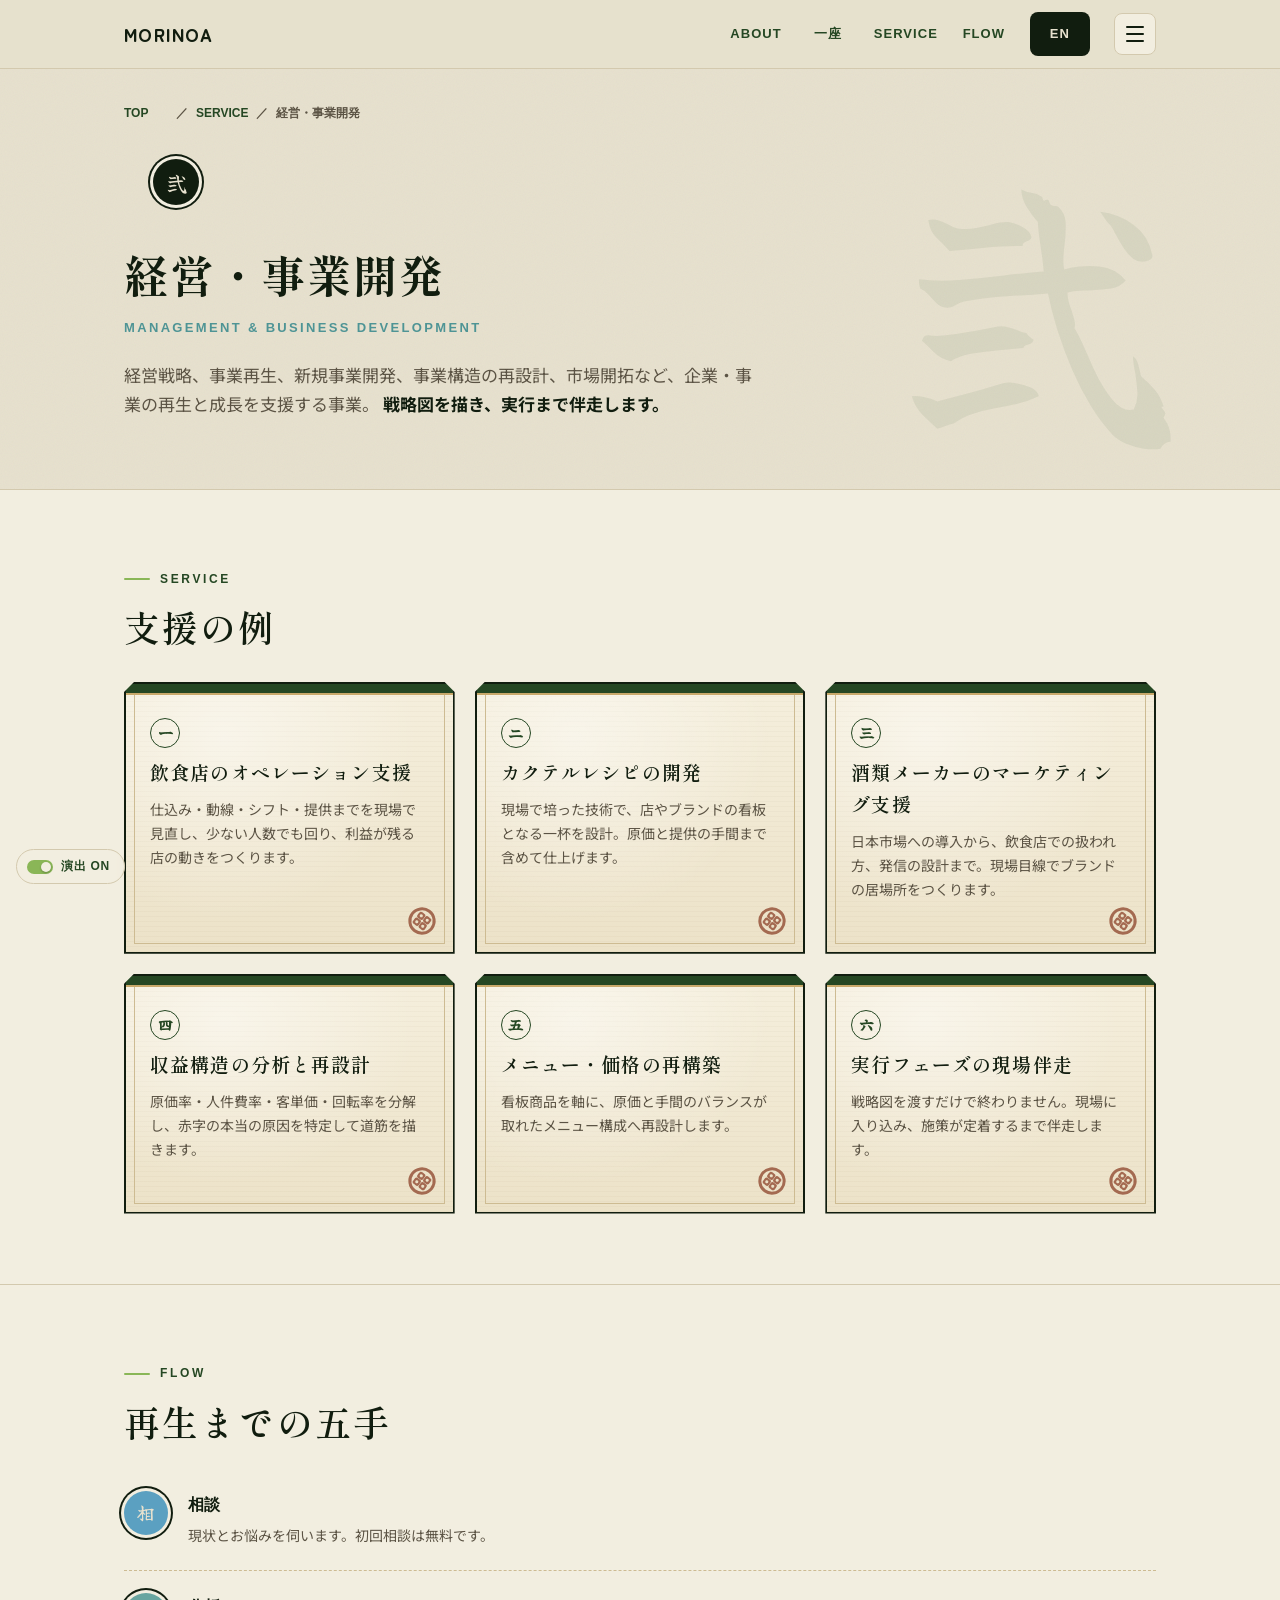
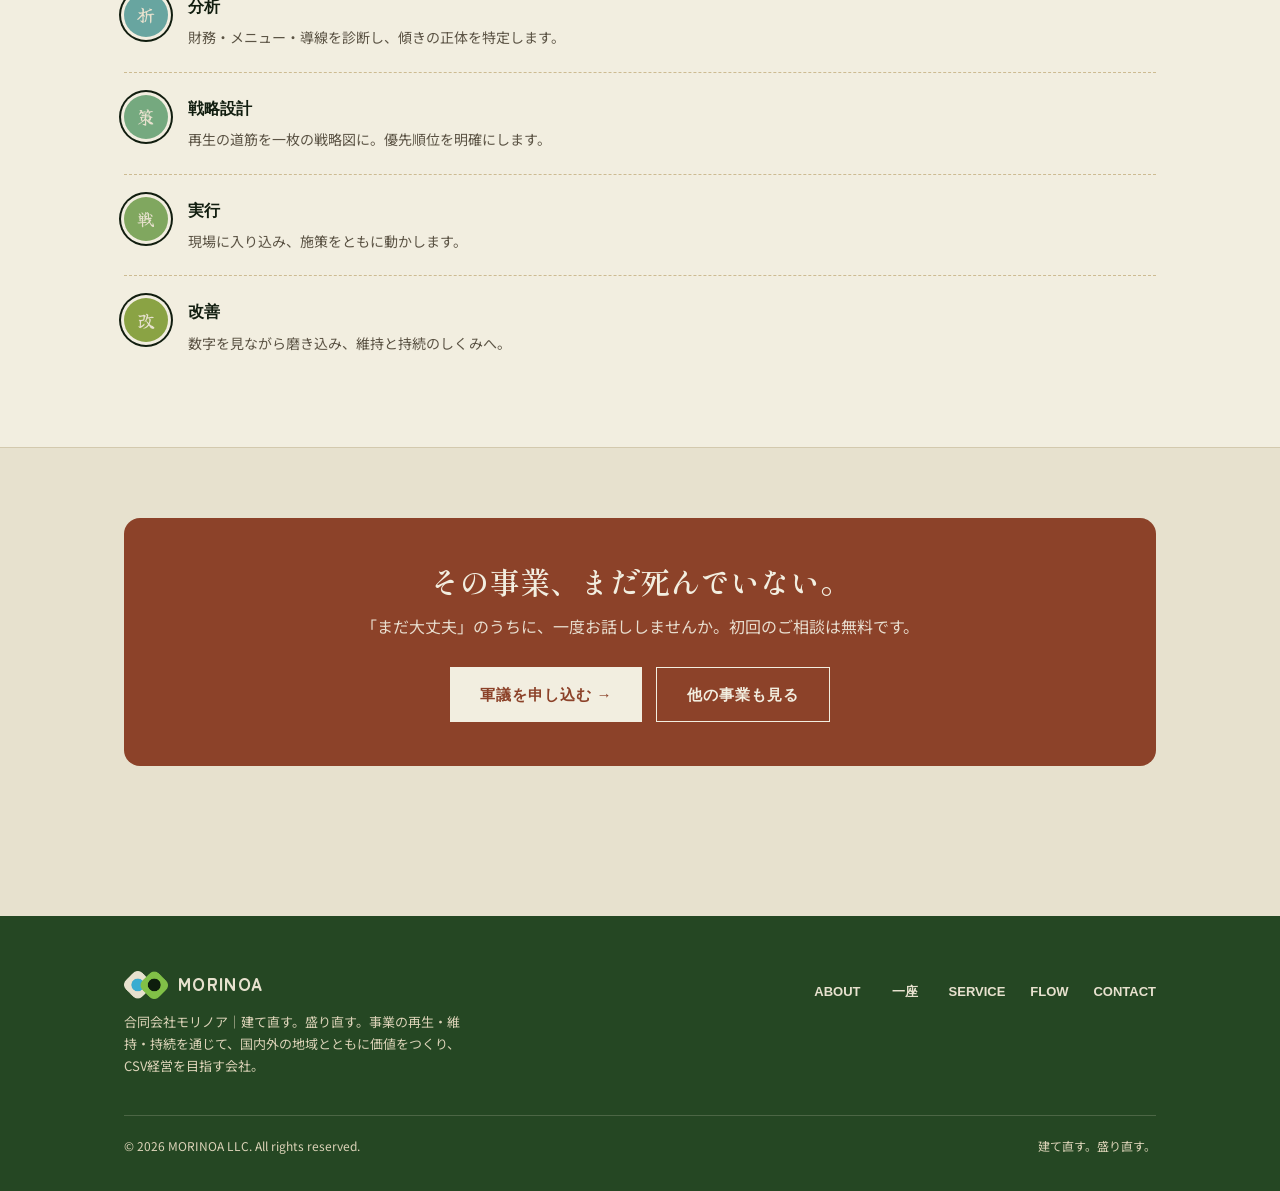
<file: service-consulting.html>
<!DOCTYPE html>
<html lang="ja"><head><meta charset="UTF-8"><meta name="robots" content="noindex, follow"><title>経営・事業開発｜MORINOA</title>
<meta http-equiv="refresh" content="0; url=service-support.html">
<link rel="canonical" href="https://morinoa.com/service-support.html">
<script>location.replace('service-support.html');</script></head>
<body><p><a href="service-support.html">経営・事業開発のページへ移動しました</a></p></body></html>
</file>
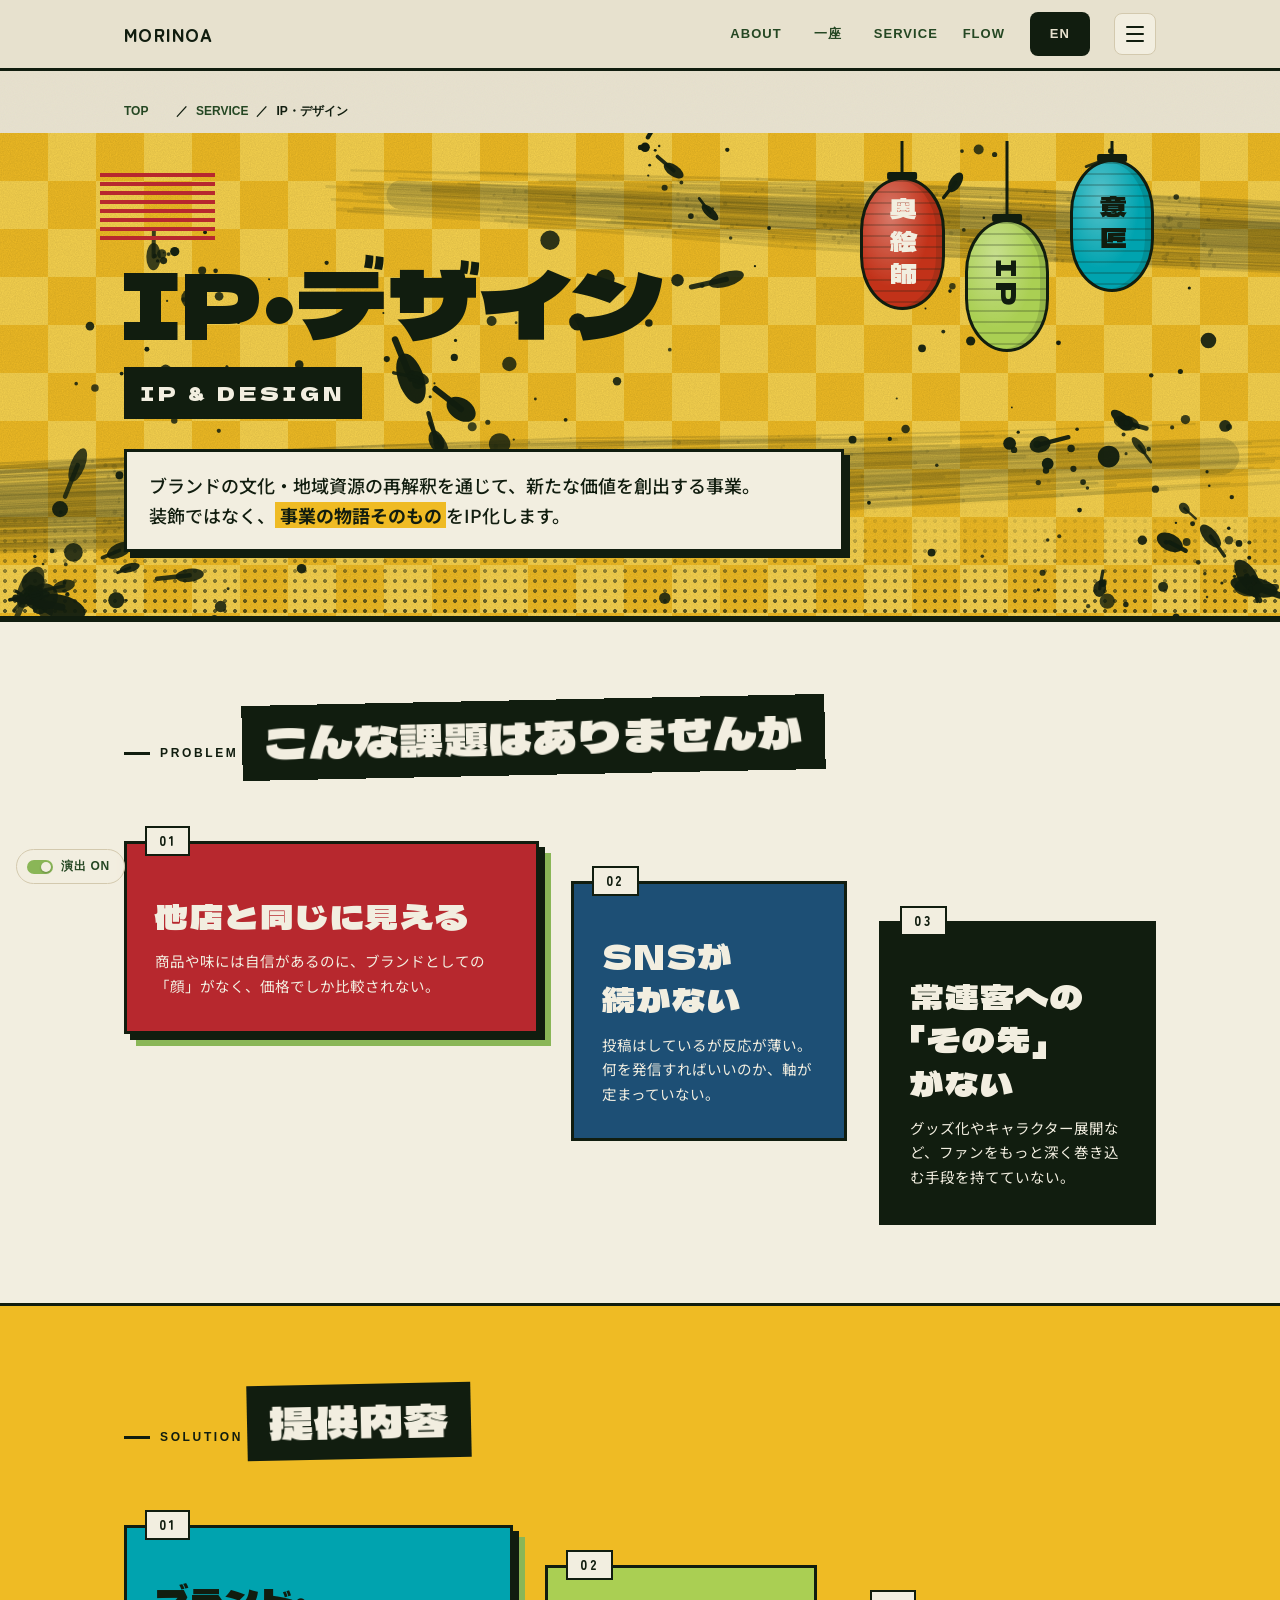
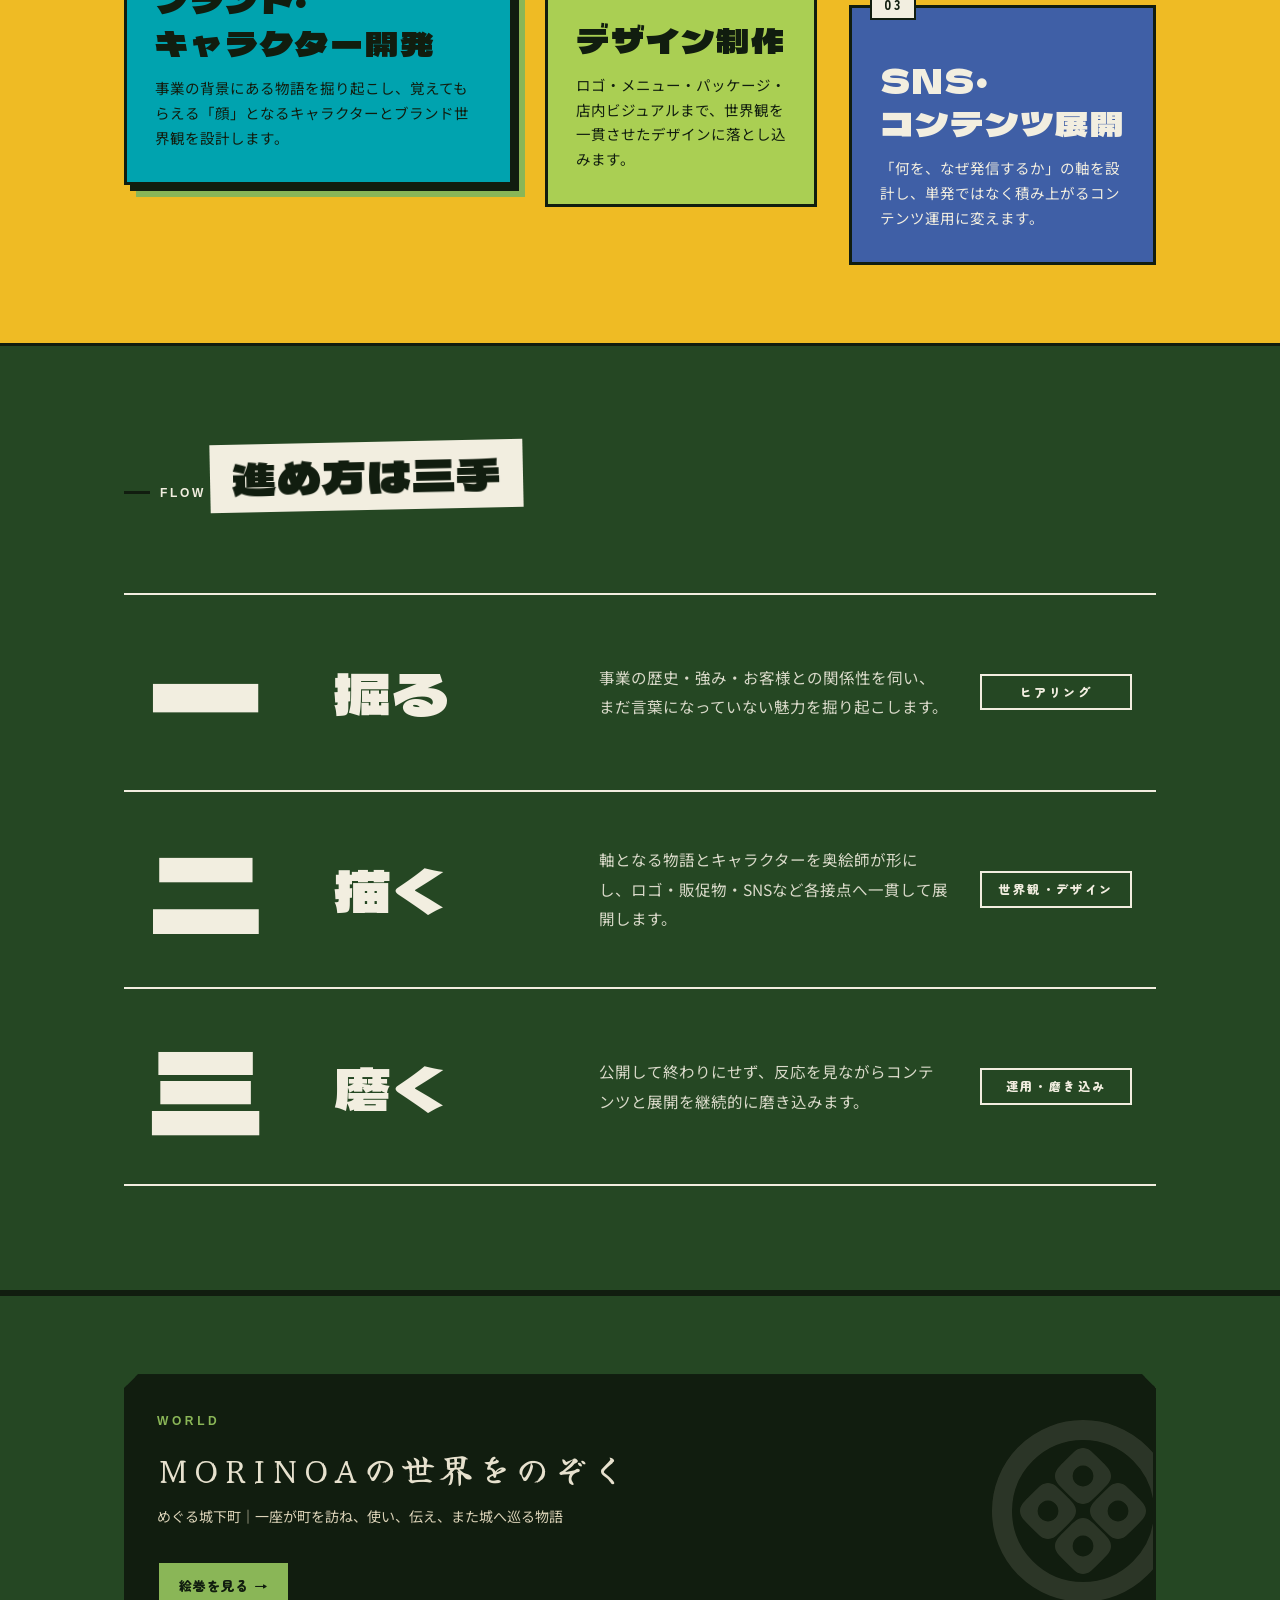
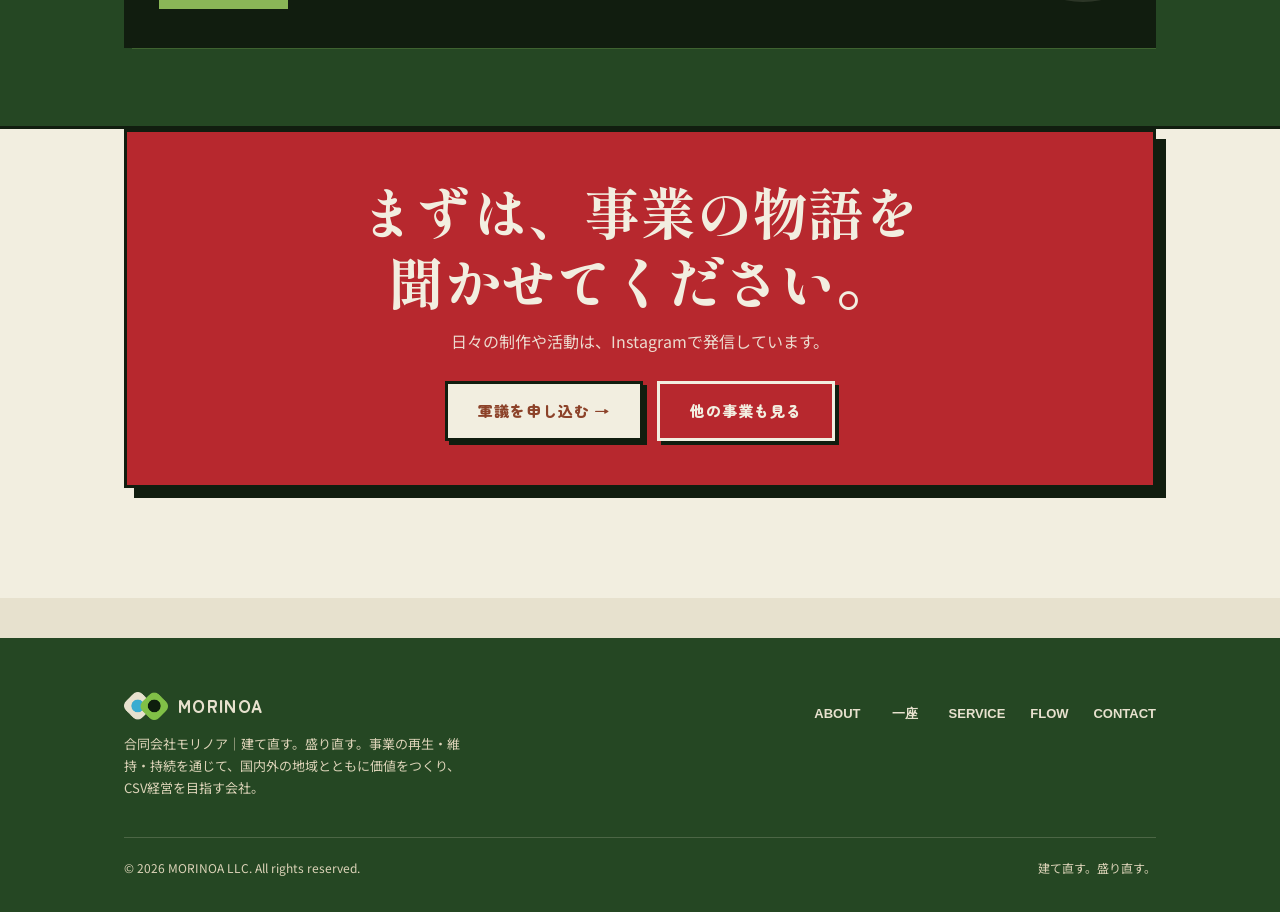
<file: service-ip.html>
<!DOCTYPE html>
<html lang="ja">
<head>
<meta charset="UTF-8">
<meta name="viewport" content="width=device-width, initial-scale=1.0">
<title>IP・デザイン｜MORINOA</title>
<meta name="description" content="MORINOAのIP・デザイン。IPの企画・開発、ブランド設計、デザイン、文化・地域資源の再解釈を通じて、新たな価値を創出する事業。">
<link rel="canonical" href="https://morinoa.com/service-ip.html">
<link rel="alternate" hreflang="ja" href="https://morinoa.com/service-ip.html">
<link rel="alternate" hreflang="en" href="https://morinoa.com/en/service-ip.html">
<link rel="alternate" hreflang="x-default" href="https://morinoa.com/service-ip.html">
<meta property="og:type" content="article">
<meta property="og:site_name" content="MORINOA">
<meta property="og:locale" content="ja_JP">
<meta property="og:url" content="https://morinoa.com/service-ip.html">
<meta property="og:title" content="IP・デザイン｜MORINOA">
<meta property="og:description" content="MORINOAのIP・デザイン。IPの企画・開発、ブランド設計、デザイン、文化・地域資源の再解釈を通じて、新たな価値を創出する事業。">
<meta property="og:image" content="https://morinoa.com/ogp.png">
<meta property="og:image:width" content="1200">
<meta property="og:image:height" content="630">
<meta property="og:image:alt" content="MORINOAのロゴ｜建て直す。盛り直す。">
<meta name="twitter:card" content="summary_large_image">
<meta name="twitter:title" content="IP・デザイン｜MORINOA">
<meta name="twitter:description" content="MORINOAのIP・デザイン。IPの企画・開発、ブランド設計、デザイン、文化・地域資源の再解釈を通じて、新たな価値を創出する事業。">
<meta name="twitter:image" content="https://morinoa.com/ogp.png">
<link rel="icon" href="favicon.ico" sizes="any">
<link rel="icon" type="image/png" sizes="32x32" href="favicon-32.png">
<link rel="apple-touch-icon" href="apple-touch-icon.png">
<script>if(!(window.matchMedia&&matchMedia("(prefers-reduced-motion: reduce)").matches))document.documentElement.classList.add("ink-intro");</script>
<style>html.ink-intro::before{content:"";position:fixed;inset:0;background:#EFE9D6;z-index:99998}</style>
<link rel="preconnect" href="https://fonts.googleapis.com">
<link rel="preconnect" href="https://fonts.gstatic.com" crossorigin>
<link rel="preload" as="style" href="https://fonts.googleapis.com/css2?family=Shippori+Mincho:wght@500;600;700;800&family=Zen+Maru+Gothic:wght@500;700;900&family=Noto+Sans+JP:wght@400;500;700&family=Yuji+Syuku&family=Dela+Gothic+One&display=swap" onload="this.onload=null;this.rel='stylesheet'">
<noscript><link rel="stylesheet" href="https://fonts.googleapis.com/css2?family=Shippori+Mincho:wght@500;600;700;800&family=Zen+Maru+Gothic:wght@500;700;900&family=Noto+Sans+JP:wght@400;500;700&family=Yuji+Syuku&family=Dela+Gothic+One&display=swap"></noscript>
<link rel="stylesheet" href="css/world.css?v=20261107a">
<link rel="stylesheet" href="css/style.css?v=20261109x">
<link rel="stylesheet" href="css/motion.css?v=20261029b">
<link rel="stylesheet" href="css/poster.css?v=20261109e"><link rel="stylesheet" href="css/flow.css?v=20261109f">
<link rel="stylesheet" href="css/brutal.css?v=20261109w">
<script type="application/ld+json">
{"@context":"https://schema.org","@type":"Service","name":"IP・デザイン","description":"IPの企画・開発、ブランド設計、デザイン、文化・地域資源の再解釈を通じて、新たな価値を創出する。","url":"https://morinoa.com/service-ip.html","provider":{"@type":"Organization","@id":"https://morinoa.com/#organization","name":"MORINOA","url":"https://morinoa.com/"},"areaServed":"JP"}
</script>
<script type="application/ld+json">{"@context":"https://schema.org","@type":"BreadcrumbList","itemListElement":[{"@type":"ListItem","position":1,"name":"TOP","item":"https://morinoa.com/"},{"@type":"ListItem","position":2,"name":"SERVICE","item":"https://morinoa.com/#service"},{"@type":"ListItem","position":3,"name":"IP・デザイン","item":"https://morinoa.com/service-ip.html"}]}</script>
<style id="hero-full-sp">
/* スマホ：開幕の画面いっぱいに、黄色い範囲を広げる（上の帯と「相談する」はそのまま） */
@media(max-width:820px){
  .ip-brutal .detail-hero{display:flex;flex-direction:column;justify-content:center;min-height:calc(100svh - var(--hero-top,150px));}
  .ip-brutal .detail-hero > .wrap{margin-top:auto;margin-bottom:auto;}
}
</style>
<script>
(function(){
  /* 黄色い範囲の上端（帯とパンくずの下）を測って、残りの画面ぶんを高さにする */
  function fit(){
    var h = document.querySelector('.detail-hero'); if (!h) return;
    var top = h.getBoundingClientRect().top + window.scrollY; document.documentElement.style.setProperty('--hero-top', Math.round(top) + 'px');
  }
  addEventListener('load', fit); addEventListener('resize', fit); document.addEventListener('DOMContentLoaded', fit); setTimeout(fit, 600);
})();
</script>
<style>@media(max-width:900px),(pointer:coarse){.world-link-block{display:none !important}}</style>
<style>@media(max-width:900px),(pointer:coarse){.menu-pc{display:none !important}}</style>
</head>
<body class="ip-brutal">
<svg width="0" height="0" style="position:absolute" aria-hidden="true" focusable="false"><defs>
<filter id="print" x="-4%" y="-6%" width="108%" height="112%" color-interpolation-filters="sRGB">
<feTurbulence type="fractalNoise" baseFrequency=".035" numOctaves="2" seed="3" result="warp"/>
<feDisplacementMap in="SourceGraphic" in2="warp" scale="4" xChannelSelector="R" yChannelSelector="G" result="rough"/>
<feTurbulence type="fractalNoise" baseFrequency=".9" numOctaves="1" seed="8" result="spk"/>
<feColorMatrix in="spk" type="matrix" values="0 0 0 0 0  0 0 0 0 0  0 0 0 0 0  14 0 0 0 -4.6" result="holes"/>
<feComposite in="rough" in2="holes" operator="in"/>
</filter></defs></svg>


<!-- ============ HEADER ============ -->
<header>
  <div class="wrap nav">
    <a class="brand" href="index.html" aria-label="MORINOA トップへ">
      <span class="brand-name">MORINOA</span>
    </a>
    <ul class="nav-links">
      <li><a href="index.html#about">ABOUT</a></li>
      <li><a href="index.html#org">一座</a></li>
      <li><a href="index.html#service">SERVICE</a></li>
      <li><a href="index.html#flow">FLOW</a></li>
      <li class="cta-li"><a class="nav-cta lang-switch" href="en/service-ip.html" lang="en" hreflang="en">EN</a></li>
      <li class="menu-li"><button class="menu-btn" type="button" aria-label="メニューを開く" aria-expanded="false" aria-controls="site-menu"><span></span><span></span><span></span></button></li>
    </ul>
  </div>
  <nav class="site-menu" id="site-menu" aria-label="サイトメニュー" hidden>
    <div class="wrap site-menu-inner">
      <div class="menu-col">
        <p class="menu-head">MORINOA</p>
        <a href="index.html">TOP</a>
        <a href="index.html#about">MORINOAとは</a>
        <a href="index.html#org">一座</a>
        <a href="index.html#flow">再生までの三手</a>
        <a href="index.html#contact">ご相談・お問い合わせ</a>
      </div>
      <div class="menu-col">
        <p class="menu-head">事業</p>
        <a href="service-ip.html"><span class="menu-num">壱</span>IP・デザイン</a>
        <a href="service-support.html"><span class="menu-num">弐</span>経営・事業開発</a>
        <a class="menu-pc" href="irori.html"><span class="menu-num">参</span>IRORI</a>
      </div>
      <div class="menu-col">
        <p class="menu-head">つながる</p>
        <a href="https://forms.gle/eSTg1UBF56mVySoMA">軍議を申し込む →</a>
        <a href="https://www.instagram.com/morinoa.ip/" target="_blank" rel="noopener">Instagram</a>
      </div>
    </div>
  </nav>
</header>

<main>

<div class="wrap breadcrumb">
  <a href="index.html">TOP</a><span>／</span><a href="index.html#service">SERVICE</a><span>／</span><span>IP・デザイン</span>
</div>

<!-- ============ DETAIL HERO ============ -->
<section class="detail-hero grain">
  <div class="wrap">
    <div class="chochin-set" aria-hidden="true"><span class="cho c1"><i>奥絵師</i></span><span class="cho c2"><i>IP</i></span><span class="cho c3"><i>意匠</i></span></div>
    <span class="hero-mark" aria-hidden="true">壱</span>
    <span class="svc-num" aria-label="01">壱</span>
    <h1>IP・デザイン</h1>
    <p class="en">IP &amp; DESIGN</p>
    <p class="lead">
      ブランドの文化・地域資源の再解釈を通じて、新たな価値を創出する事業。<br>
      装飾ではなく、<strong>事業の物語そのもの</strong>をIP化します。
    </p>
  </div>
</section>

<!-- ============ 課題 ============ -->
<section class="detail-block" style="background:var(--cream);border-top:1px solid var(--line);">
  <div class="wrap">
    <p class="sec-label">PROBLEM</p>
    <h2 class="sec-title">こんな課題はありませんか</h2>
    <div class="feature-grid" style="margin-top:32px;">
      <div class="feature-card">
        <span class="num">01</span>
        <h3>他店と同じに見える</h3>
        <p>商品や味には自信があるのに、ブランドとしての「顔」がなく、価格でしか比較されない。</p>
      </div>
      <div class="feature-card">
        <span class="num">02</span>
        <h3>SNSが続かない</h3>
        <p>投稿はしているが反応が薄い。何を発信すればいいのか、軸が定まっていない。</p>
      </div>
      <div class="feature-card">
        <span class="num">03</span>
        <h3>常連客への「その先」がない</h3>
        <p>グッズ化やキャラクター展開など、ファンをもっと深く巻き込む手段を持てていない。</p>
      </div>
    </div>
  </div>
</section>

<!-- ============ 提供内容 ============ -->
<section class="detail-block ip-sol grain">
  <div class="wrap">
    <p class="sec-label">SOLUTION</p>
    <h2 class="sec-title">提供内容</h2>
    <div class="feature-grid" style="margin-top:32px;">
      <div class="feature-card">
        <span class="num">01</span>
        <h3>ブランド・キャラクター開発</h3>
        <p>事業の背景にある物語を掘り起こし、覚えてもらえる「顔」となるキャラクターとブランド世界観を設計します。</p>
      </div>
      <div class="feature-card">
        <span class="num">02</span>
        <h3>デザイン制作</h3>
        <p>ロゴ・メニュー・パッケージ・店内ビジュアルまで、世界観を一貫させたデザインに落とし込みます。</p>
      </div>
      <div class="feature-card">
        <span class="num">03</span>
        <h3>SNS・コンテンツ展開</h3>
        <p>「何を、なぜ発信するか」の軸を設計し、単発ではなく積み上がるコンテンツ運用に変えます。</p>
      </div>
    </div>
  </div>
</section>

<!-- ============ 進め方 ============ -->
<section class="detail-block ip-flow">
  <div class="wrap">
    <p class="sec-label">FLOW</p>
    <h2 class="sec-title">進め方は三手</h2>
    <ol class="flow-rows">
      <li class="frow">
        <span class="frow-no">一</span>
        <h3 class="frow-t">掘る</h3>
        <p class="frow-d">事業の歴史・強み・お客様との関係性を伺い、まだ言葉になっていない魅力を掘り起こします。</p>
        <span class="frow-s">ヒアリング</span>
      </li>
      <li class="frow">
        <span class="frow-no">二</span>
        <h3 class="frow-t">描く</h3>
        <p class="frow-d">軸となる物語とキャラクターを奥絵師が形にし、ロゴ・販促物・SNSなど各接点へ一貫して展開します。</p>
        <span class="frow-s">世界観・デザイン</span>
      </li>
      <li class="frow">
        <span class="frow-no">三</span>
        <h3 class="frow-t">磨く</h3>
        <p class="frow-d">公開して終わりにせず、反応を見ながらコンテンツと展開を継続的に磨き込みます。</p>
        <span class="frow-s">運用・磨き込み</span>
      </li>
    </ol>
  </div>
</section>

<!-- ============ 世界観ページへの入口 ============ -->
<section class="detail-block world-link-block">
  <div class="wrap">
    <a class="world-link reveal" href="world.html">
      <span class="wl-label">WORLD</span>
      <span class="wl-title">MORINOAの世界をのぞく</span>
      <span class="wl-sub">めぐる城下町｜一座が町を訪ね、使い、伝え、また城へ巡る物語</span>
      <span class="svc-more">絵巻を見る →</span>
    </a>
  </div>
</section>

<!-- ============ CTA ============ -->
<section class="detail-block" style="padding-top:0;padding-bottom:110px;">
  <div class="wrap">
    <div class="detail-cta cta-shu reveal">
      <h2>まずは、事業の物語を聞かせてください。</h2>
      <p>日々の制作や活動は、Instagramで発信しています。</p>
      <div class="hero-actions">
        <a class="btn btn-primary" href="index.html#contact">軍議を申し込む →</a>
        <a class="btn btn-secondary" style="border-color:var(--base);color:var(--base);" href="index.html#service">他の事業も見る</a>
      </div>
    </div>
  </div>
</section>

</main>

<!-- ============ FOOTER ============ -->
<footer>
  <div class="wrap">
    <div class="foot-grid">
      <div>
        <div class="foot-brand">
          <img src="logo-mark-light.png" alt="" aria-hidden="true" width="160" height="102" loading="lazy" decoding="async">
          <span>MORINOA</span>
        </div>
        <p class="foot-copy">合同会社モリノア｜建て直す。盛り直す。事業の再生・維持・持続を通じて、国内外の地域とともに価値をつくり、CSV経営を目指す会社。</p>
      </div>
      <ul class="foot-links">
        <li><a href="index.html#about">ABOUT</a></li>
        <li><a href="index.html#org">一座</a></li>
        <li><a href="index.html#service">SERVICE</a></li>
        <li><a href="index.html#flow">FLOW</a></li>
        <li><a href="index.html#contact">CONTACT</a></li>
      </ul>
    </div>
    <div class="foot-bottom">
      <span>© 2026 MORINOA LLC. All rights reserved.</span>
      <span>建て直す。盛り直す。</span>
    </div>
  </div>
</footer>

<script src="js/ink.js?v=20261109g"></script>
<script src="js/main.js?v=20261126a"></script>
<script src="js/motion.js?v=20261126a"></script>
</body>
</html>
</file>
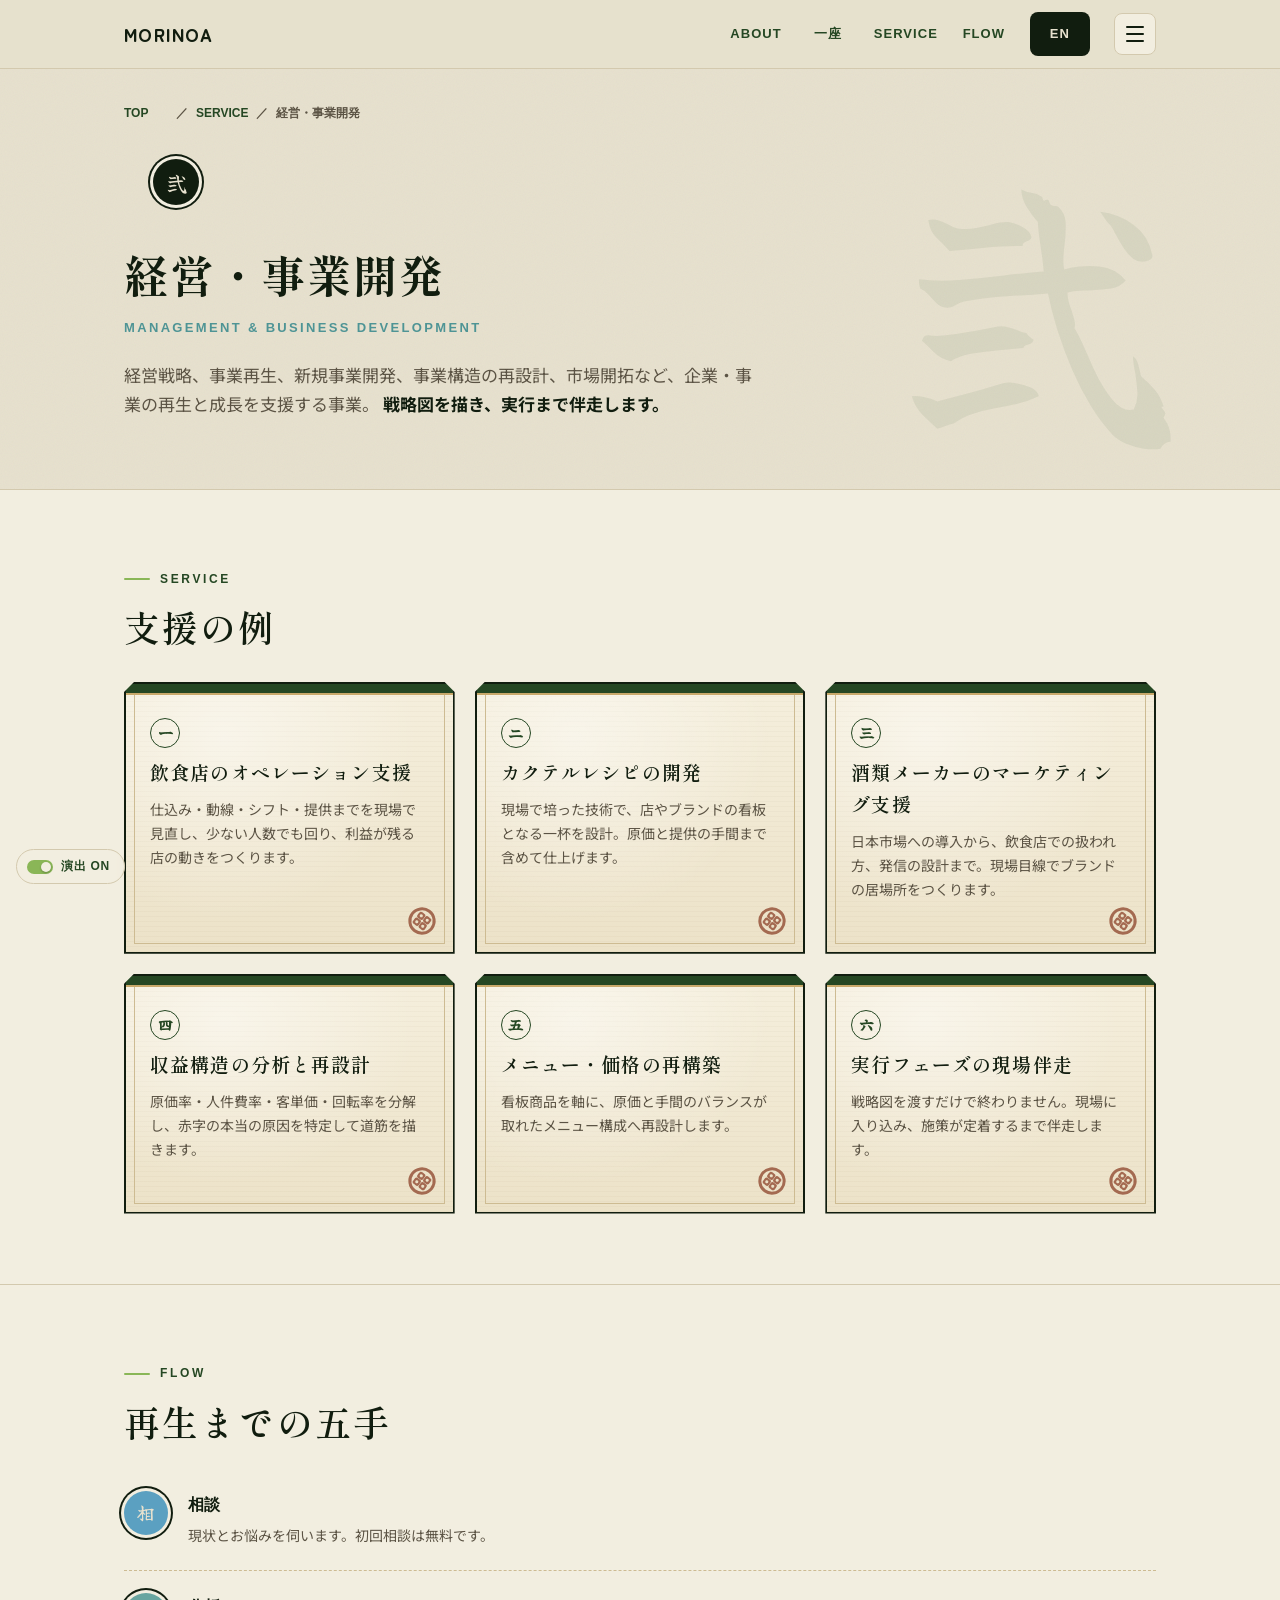
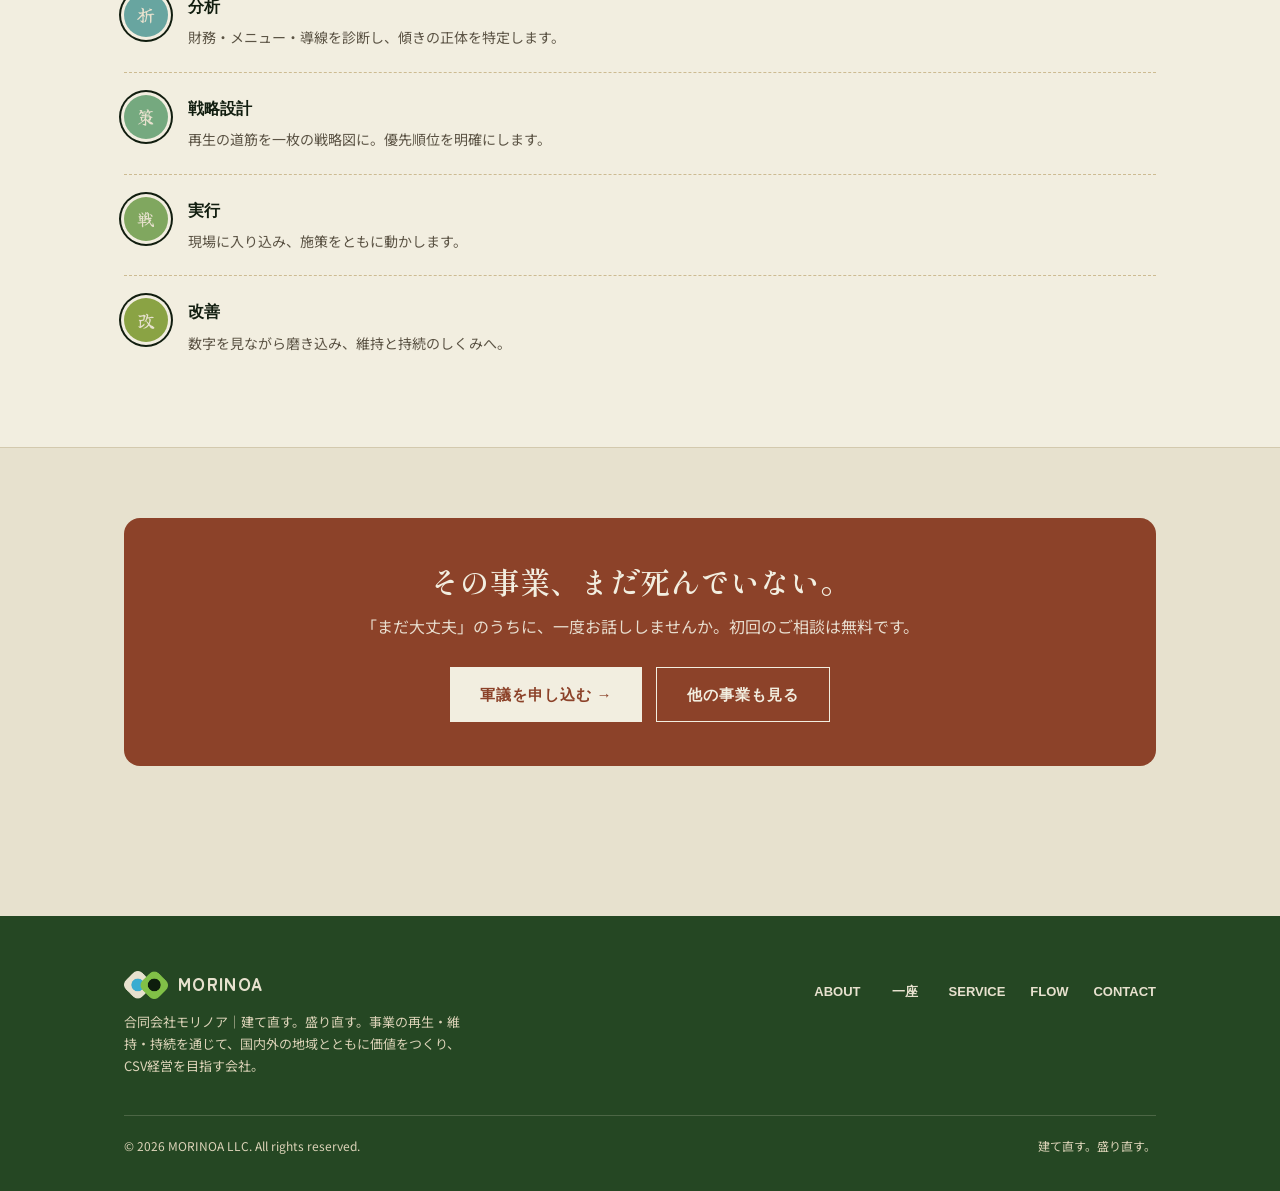
<file: service-support.html>
<!DOCTYPE html>
<html lang="ja">
<head>
<meta charset="UTF-8">
<meta name="viewport" content="width=device-width, initial-scale=1.0">
<title>経営・事業開発｜MORINOA</title>
<meta name="description" content="MORINOAの経営・事業開発。経営戦略、事業再生、新規事業開発、事業構造の再設計、市場開拓など、企業・事業の再生と成長を支援する事業。">
<link rel="canonical" href="https://morinoa.com/service-support.html">
<link rel="alternate" hreflang="ja" href="https://morinoa.com/service-support.html">
<link rel="alternate" hreflang="en" href="https://morinoa.com/en/service-support.html">
<link rel="alternate" hreflang="x-default" href="https://morinoa.com/service-support.html">
<meta property="og:type" content="article">
<meta property="og:site_name" content="MORINOA">
<meta property="og:locale" content="ja_JP">
<meta property="og:url" content="https://morinoa.com/service-support.html">
<meta property="og:title" content="経営・事業開発｜MORINOA">
<meta property="og:description" content="MORINOAの経営・事業開発。経営戦略、事業再生、新規事業開発、事業構造の再設計、市場開拓など、企業・事業の再生と成長を支援する事業。">
<meta property="og:image" content="https://morinoa.com/ogp.png">
<meta property="og:image:width" content="1200">
<meta property="og:image:height" content="630">
<meta property="og:image:alt" content="MORINOAのロゴ｜建て直す。盛り直す。">
<meta name="twitter:card" content="summary_large_image">
<meta name="twitter:title" content="経営・事業開発｜MORINOA">
<meta name="twitter:description" content="MORINOAの経営・事業開発。経営戦略、事業再生、新規事業開発、事業構造の再設計、市場開拓など、企業・事業の再生と成長を支援する事業。">
<meta name="twitter:image" content="https://morinoa.com/ogp.png">
<link rel="icon" href="favicon.ico" sizes="any">
<link rel="icon" type="image/png" sizes="32x32" href="favicon-32.png">
<link rel="apple-touch-icon" href="apple-touch-icon.png">
<link rel="preconnect" href="https://fonts.googleapis.com">
<link rel="preconnect" href="https://fonts.gstatic.com" crossorigin>
<link rel="preload" as="style" href="https://fonts.googleapis.com/css2?family=Shippori+Mincho:wght@500;600;700;800&family=Zen+Maru+Gothic:wght@500;700;900&family=Noto+Sans+JP:wght@400;500;700&family=Yuji+Syuku&display=swap" onload="this.onload=null;this.rel='stylesheet'">
<noscript><link rel="stylesheet" href="https://fonts.googleapis.com/css2?family=Shippori+Mincho:wght@500;600;700;800&family=Zen+Maru+Gothic:wght@500;700;900&family=Noto+Sans+JP:wght@400;500;700&family=Yuji+Syuku&display=swap"></noscript>
<link rel="stylesheet" href="css/style.css?v=20261109x">
<link rel="stylesheet" href="css/motion.css?v=20261029b">
<link rel="stylesheet" href="css/poster.css?v=20261109e">
<script type="application/ld+json">
{"@context":"https://schema.org","@type":"Service","name":"経営・事業開発","description":"経営戦略、事業再生、新規事業開発、事業構造の再設計、市場開拓など、企業・事業の再生と成長を支援する。","url":"https://morinoa.com/service-support.html","provider":{"@type":"Organization","@id":"https://morinoa.com/#organization","name":"MORINOA","url":"https://morinoa.com/"},"areaServed":"JP"}
</script>
<script type="application/ld+json">{"@context":"https://schema.org","@type":"BreadcrumbList","itemListElement":[{"@type":"ListItem","position":1,"name":"TOP","item":"https://morinoa.com/"},{"@type":"ListItem","position":2,"name":"SERVICE","item":"https://morinoa.com/#service"},{"@type":"ListItem","position":3,"name":"経営・事業開発","item":"https://morinoa.com/service-support.html"}]}</script>
<style>@media(max-width:900px),(pointer:coarse){.menu-pc{display:none !important}}</style>
</head>
<body>
<svg width="0" height="0" style="position:absolute" aria-hidden="true" focusable="false"><defs>
<filter id="print" x="-4%" y="-6%" width="108%" height="112%" color-interpolation-filters="sRGB">
<feTurbulence type="fractalNoise" baseFrequency=".035" numOctaves="2" seed="3" result="warp"/>
<feDisplacementMap in="SourceGraphic" in2="warp" scale="4" xChannelSelector="R" yChannelSelector="G" result="rough"/>
<feTurbulence type="fractalNoise" baseFrequency=".9" numOctaves="1" seed="8" result="spk"/>
<feColorMatrix in="spk" type="matrix" values="0 0 0 0 0  0 0 0 0 0  0 0 0 0 0  14 0 0 0 -4.6" result="holes"/>
<feComposite in="rough" in2="holes" operator="in"/>
</filter></defs></svg>


<!-- ============ HEADER ============ -->
<header>
  <div class="wrap nav">
    <a class="brand" href="index.html" aria-label="MORINOA トップへ">
      <span class="brand-name">MORINOA</span>
    </a>
    <ul class="nav-links">
      <li><a href="index.html#about">ABOUT</a></li>
      <li><a href="index.html#org">一座</a></li>
      <li><a href="index.html#service">SERVICE</a></li>
      <li><a href="index.html#flow">FLOW</a></li>
      <li class="cta-li"><a class="nav-cta lang-switch" href="en/service-support.html" lang="en" hreflang="en">EN</a></li>
      <li class="menu-li"><button class="menu-btn" type="button" aria-label="メニューを開く" aria-expanded="false" aria-controls="site-menu"><span></span><span></span><span></span></button></li>
    </ul>
  </div>
  <nav class="site-menu" id="site-menu" aria-label="サイトメニュー" hidden>
    <div class="wrap site-menu-inner">
      <div class="menu-col">
        <p class="menu-head">MORINOA</p>
        <a href="index.html">TOP</a>
        <a href="index.html#about">MORINOAとは</a>
        <a href="index.html#org">一座</a>
        <a href="index.html#flow">再生までの五手</a>
        <a href="index.html#contact">ご相談・お問い合わせ</a>
      </div>
      <div class="menu-col">
        <p class="menu-head">事業</p>
        <a href="service-ip.html"><span class="menu-num">壱</span>IP・デザイン</a>
        <a href="service-support.html"><span class="menu-num">弐</span>経営・事業開発</a>
        <a class="menu-pc" href="irori.html"><span class="menu-num">参</span>IRORI</a>
      </div>
      <div class="menu-col">
        <p class="menu-head">つながる</p>
        <a href="https://forms.gle/eSTg1UBF56mVySoMA">軍議を申し込む →</a>
        <a href="https://www.instagram.com/morinoa.ip/" target="_blank" rel="noopener">Instagram</a>
      </div>
    </div>
  </nav>
</header>

<main>

<div class="wrap breadcrumb">
  <a href="index.html">TOP</a><span>／</span><a href="index.html#service">SERVICE</a><span>／</span><span>経営・事業開発</span>
</div>

<!-- ============ DETAIL HERO ============ -->
<section class="detail-hero">
  <div class="wrap">
    <span class="hero-mark" aria-hidden="true">弐</span>
    <span class="svc-num" aria-label="02">弐</span>
    <h1>経営・事業開発</h1>
    <p class="en">MANAGEMENT &amp; BUSINESS DEVELOPMENT</p>
    <p class="lead">
      経営戦略、事業再生、新規事業開発、事業構造の再設計、市場開拓など、企業・事業の再生と成長を支援する事業。
      <strong>戦略図を描き、実行まで伴走します。</strong>
    </p>
  </div>
</section>

<!-- ============ 提供内容 ============ -->
<section class="detail-block" style="background:var(--cream);border-top:1px solid var(--line);">
  <div class="wrap">
    <p class="sec-label">SERVICE</p>
    <h2 class="sec-title">支援の例</h2>
    <div class="feature-grid" style="margin-top:32px;">
      <div class="feature-card">
        <span class="num">01</span>
        <h3>飲食店のオペレーション支援</h3>
        <p>仕込み・動線・シフト・提供までを現場で見直し、少ない人数でも回り、利益が残る店の動きをつくります。</p>
      </div>
      <div class="feature-card">
        <span class="num">02</span>
        <h3>カクテルレシピの開発</h3>
        <p>現場で培った技術で、店やブランドの看板となる一杯を設計。原価と提供の手間まで含めて仕上げます。</p>
      </div>
      <div class="feature-card">
        <span class="num">03</span>
        <h3>酒類メーカーのマーケティング支援</h3>
        <p>日本市場への導入から、飲食店での扱われ方、発信の設計まで。現場目線でブランドの居場所をつくります。</p>
      </div>
      <div class="feature-card">
        <span class="num">04</span>
        <h3>収益構造の分析と再設計</h3>
        <p>原価率・人件費率・客単価・回転率を分解し、赤字の本当の原因を特定して道筋を描きます。</p>
      </div>
      <div class="feature-card">
        <span class="num">05</span>
        <h3>メニュー・価格の再構築</h3>
        <p>看板商品を軸に、原価と手間のバランスが取れたメニュー構成へ再設計します。</p>
      </div>
      <div class="feature-card">
        <span class="num">06</span>
        <h3>実行フェーズの現場伴走</h3>
        <p>戦略図を渡すだけで終わりません。現場に入り込み、施策が定着するまで伴走します。</p>
      </div>
    </div>
  </div>
</section>

<!-- ============ 進め方（FLOW） ============ -->
<section class="detail-block" style="background:var(--cream);border-top:1px solid var(--line);">
  <div class="wrap">
    <p class="sec-label">FLOW</p>
    <h2 class="sec-title">再生までの五手</h2>
    <div class="detail-flow" style="margin-top:24px;">
      <div class="detail-flow-item">
        <div class="detail-flow-num" style="background:#5BA0C1;">相</div>
        <div class="detail-flow-body">
          <h3>相談</h3>
          <p>現状とお悩みを伺います。初回相談は無料です。</p>
        </div>
      </div>
      <div class="detail-flow-item">
        <div class="detail-flow-num" style="background:#68A5A0;">析</div>
        <div class="detail-flow-body">
          <h3>分析</h3>
          <p>財務・メニュー・導線を診断し、傾きの正体を特定します。</p>
        </div>
      </div>
      <div class="detail-flow-item">
        <div class="detail-flow-num" style="background:#75A97F;">策</div>
        <div class="detail-flow-body">
          <h3>戦略設計</h3>
          <p>再生の道筋を一枚の戦略図に。優先順位を明確にします。</p>
        </div>
      </div>
      <div class="detail-flow-item">
        <div class="detail-flow-num" style="background:#80A75F;">戦</div>
        <div class="detail-flow-body">
          <h3>実行</h3>
          <p>現場に入り込み、施策をともに動かします。</p>
        </div>
      </div>
      <div class="detail-flow-item">
        <div class="detail-flow-num" style="background:#8AA344;">改</div>
        <div class="detail-flow-body">
          <h3>改善</h3>
          <p>数字を見ながら磨き込み、維持と持続のしくみへ。</p>
        </div>
      </div>
    </div>
  </div>
</section>

<!-- ============ CTA ============ -->
<section class="detail-block" style="padding-bottom:110px;">
  <div class="wrap">
    <div class="detail-cta cta-shu reveal">
      <h2>その事業、まだ死んでいない。</h2>
      <p>「まだ大丈夫」のうちに、一度お話ししませんか。初回のご相談は無料です。</p>
      <div class="hero-actions">
        <a class="btn btn-primary" href="index.html#contact">軍議を申し込む →</a>
        <a class="btn btn-secondary" style="border-color:var(--base);color:var(--base);" href="index.html#service">他の事業も見る</a>
      </div>
    </div>
  </div>
</section>

</main>

<!-- ============ FOOTER ============ -->
<footer>
  <div class="wrap">
    <div class="foot-grid">
      <div>
        <div class="foot-brand">
          <img src="logo-mark-light.png" alt="" aria-hidden="true" width="160" height="102" loading="lazy" decoding="async">
          <span>MORINOA</span>
        </div>
        <p class="foot-copy">合同会社モリノア｜建て直す。盛り直す。事業の再生・維持・持続を通じて、国内外の地域とともに価値をつくり、CSV経営を目指す会社。</p>
      </div>
      <ul class="foot-links">
        <li><a href="index.html#about">ABOUT</a></li>
        <li><a href="index.html#org">一座</a></li>
        <li><a href="index.html#service">SERVICE</a></li>
        <li><a href="index.html#flow">FLOW</a></li>
        <li><a href="index.html#contact">CONTACT</a></li>
      </ul>
    </div>
    <div class="foot-bottom">
      <span>© 2026 MORINOA LLC. All rights reserved.</span>
      <span>建て直す。盛り直す。</span>
    </div>
  </div>
</footer>

<script src="js/main.js?v=20261126a"></script>
<script src="js/motion.js?v=20261126a"></script>
</body>
</html>
</file>
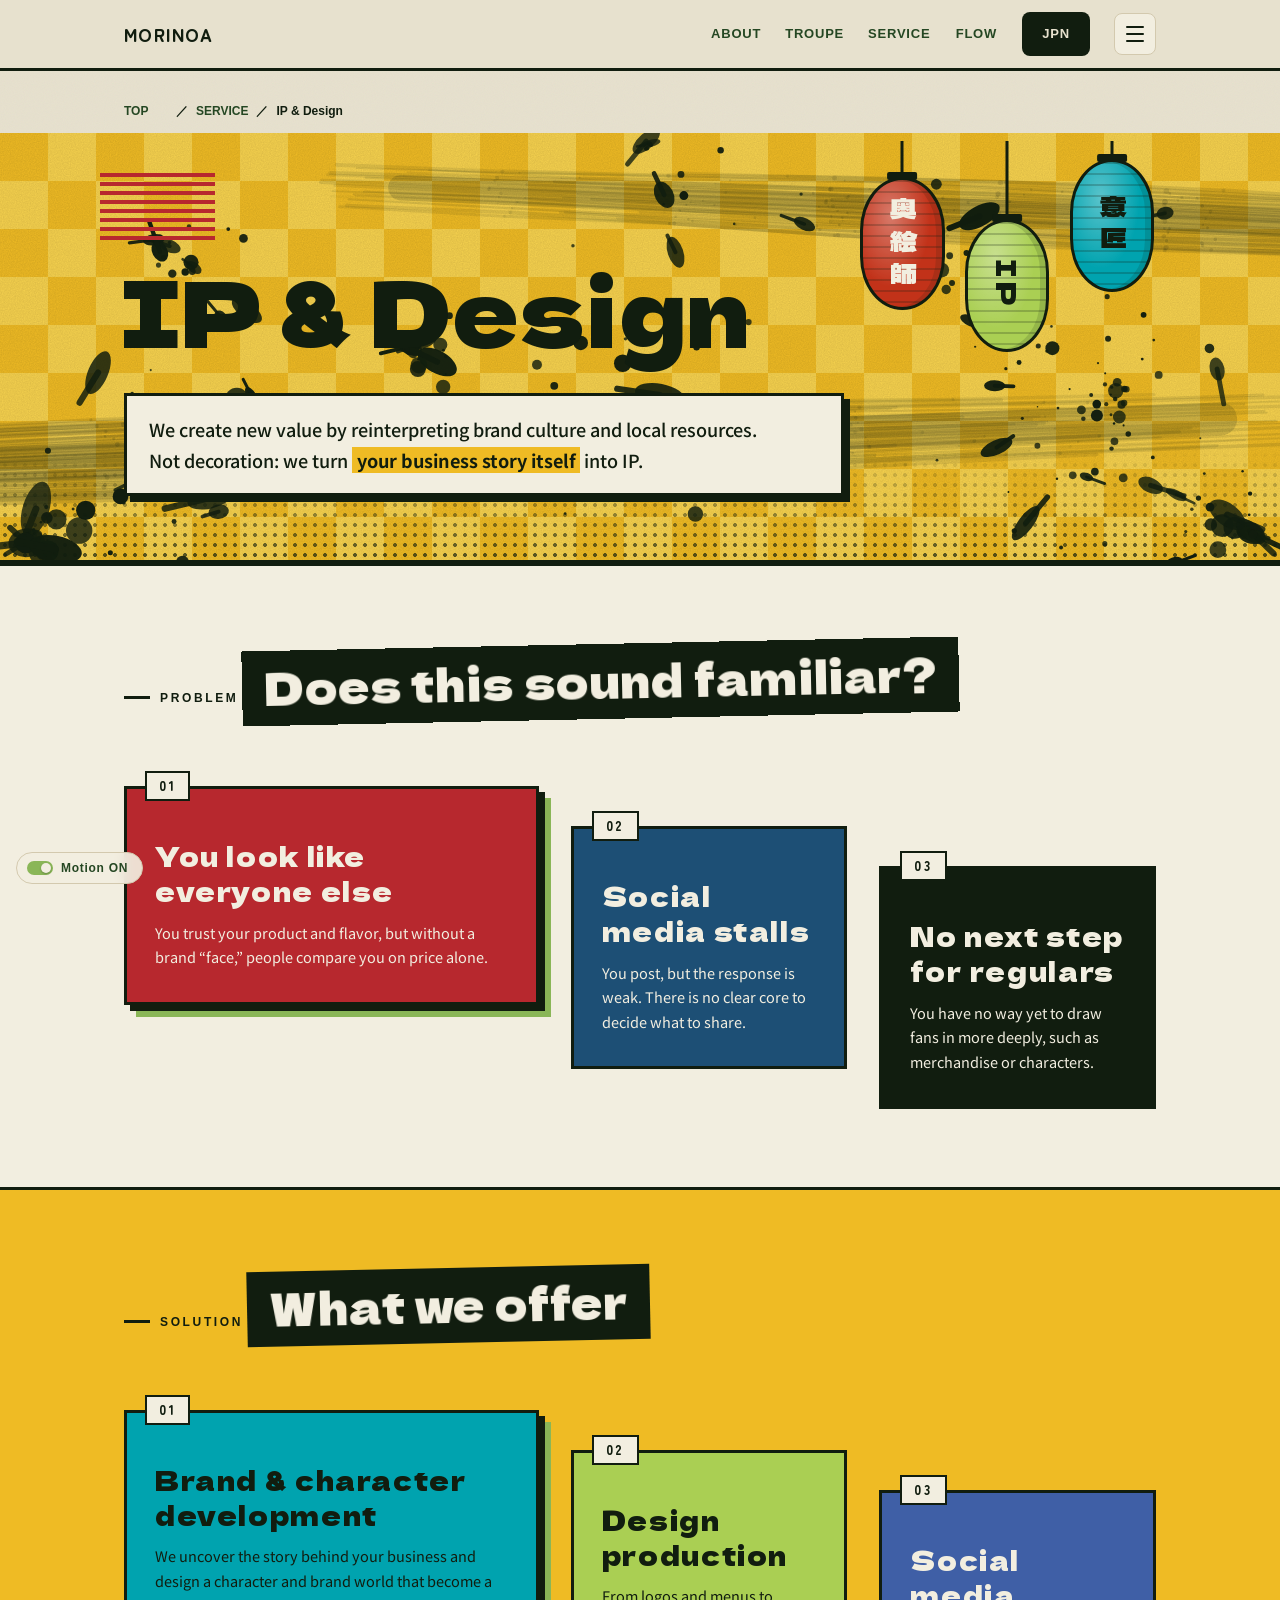
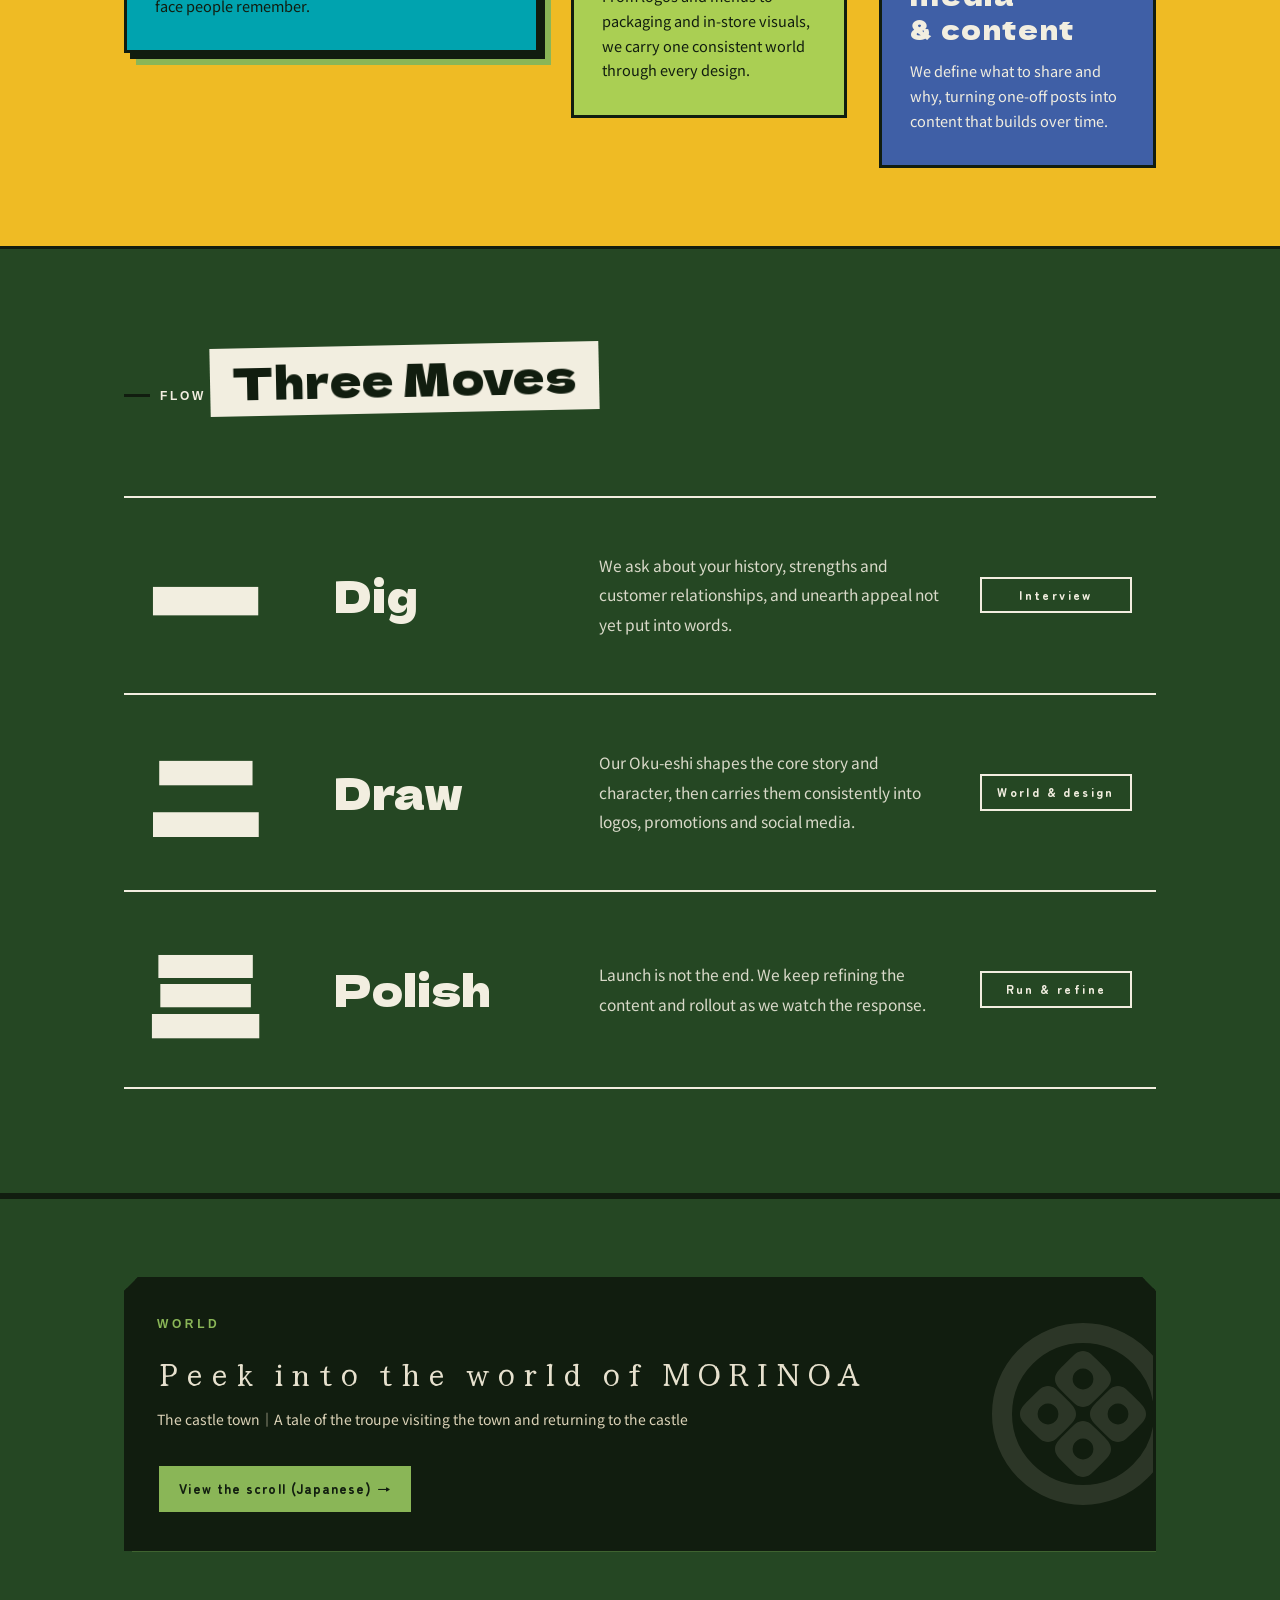
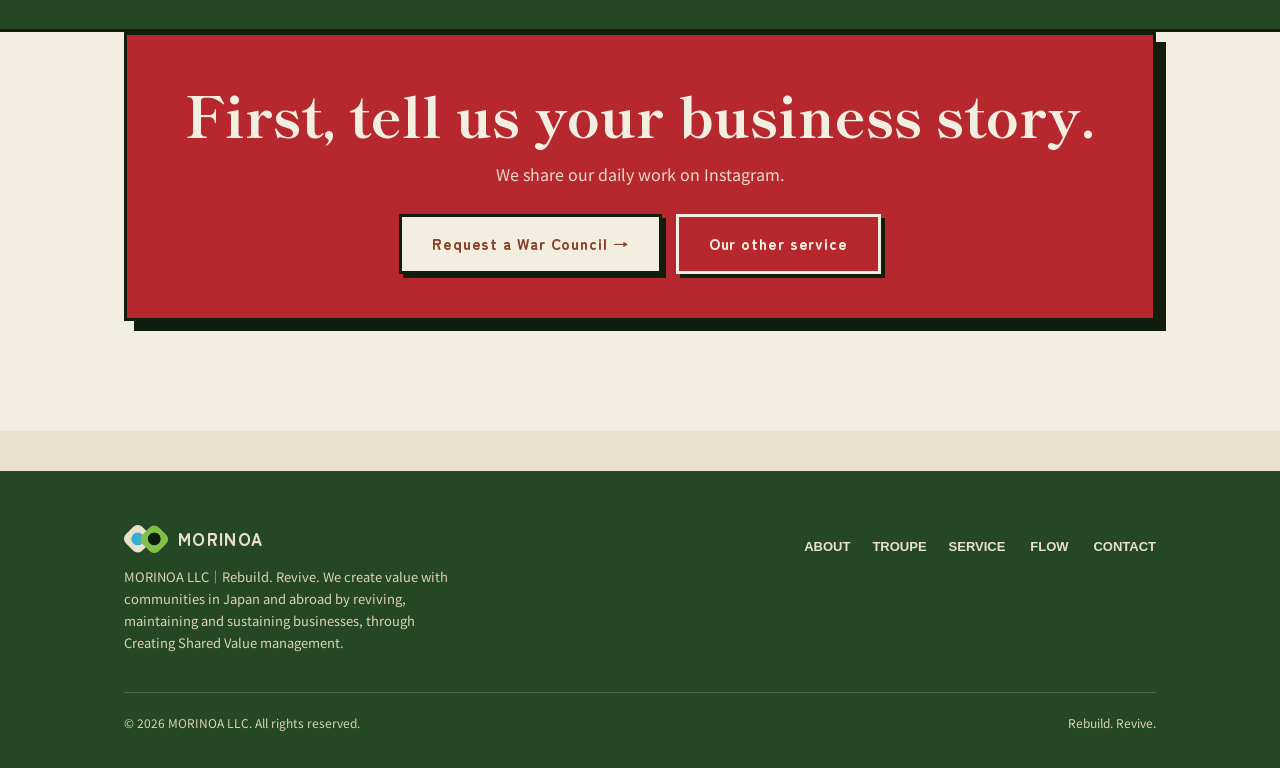
<file: en/service-ip.html>
<!DOCTYPE html>
<html lang="en">
<head>
<meta charset="UTF-8">
<meta name="viewport" content="width=device-width, initial-scale=1.0">
<title>IP &amp; Design｜MORINOA</title>
<meta name="description" content="IP &amp; Design by MORINOA. We create new value through IP planning and development, brand architecture, design, and the reinterpretation of culture and local resources.">
<link rel="canonical" href="https://morinoa.com/en/service-ip.html">
<link rel="alternate" hreflang="ja" href="https://morinoa.com/service-ip.html">
<link rel="alternate" hreflang="en" href="https://morinoa.com/en/service-ip.html">
<link rel="alternate" hreflang="x-default" href="https://morinoa.com/service-ip.html">
<meta property="og:type" content="article">
<meta property="og:site_name" content="MORINOA">
<meta property="og:locale" content="en_US">
<meta property="og:url" content="https://morinoa.com/en/service-ip.html">
<meta property="og:title" content="IP &amp; Design｜MORINOA">
<meta property="og:description" content="IP &amp; Design by MORINOA. We create new value through IP planning and development, brand architecture, design, and the reinterpretation of culture and local resources.">
<meta property="og:image" content="https://morinoa.com/ogp-en.png">
<meta property="og:image:width" content="1200">
<meta property="og:image:height" content="630">
<meta property="og:image:alt" content="MORINOA logo｜Rebuild. Revive.">
<meta name="twitter:card" content="summary_large_image">
<meta name="twitter:title" content="IP &amp; Design｜MORINOA">
<meta name="twitter:description" content="IP &amp; Design by MORINOA. We create new value through IP planning and development, brand architecture, design, and the reinterpretation of culture and local resources.">
<meta name="twitter:image" content="https://morinoa.com/ogp-en.png">
<link rel="icon" href="../favicon.ico" sizes="any">
<link rel="icon" type="image/png" sizes="32x32" href="../favicon-32.png">
<link rel="apple-touch-icon" href="../apple-touch-icon.png">
<script>if(!(window.matchMedia&&matchMedia("(prefers-reduced-motion: reduce)").matches))document.documentElement.classList.add("ink-intro");</script>
<style>html.ink-intro::before{content:"";position:fixed;inset:0;background:#EFE9D6;z-index:99998}</style>
<link rel="preconnect" href="https://fonts.googleapis.com">
<link rel="preconnect" href="https://fonts.gstatic.com" crossorigin>
<link rel="preload" as="style" href="https://fonts.googleapis.com/css2?family=Shippori+Mincho:wght@500;600;700;800&family=Zen+Maru+Gothic:wght@500;700;900&family=Noto+Sans+JP:wght@400;500;700&family=Yuji+Syuku&family=Dela+Gothic+One&display=swap" onload="this.onload=null;this.rel='stylesheet'">
<noscript><link rel="stylesheet" href="https://fonts.googleapis.com/css2?family=Shippori+Mincho:wght@500;600;700;800&family=Zen+Maru+Gothic:wght@500;700;900&family=Noto+Sans+JP:wght@400;500;700&family=Yuji+Syuku&family=Dela+Gothic+One&display=swap"></noscript>
<link rel="stylesheet" href="../css/world.css?v=20261107a">
<link rel="stylesheet" href="../css/style.css?v=20261109x">
<link rel="stylesheet" href="../css/motion.css?v=20261029b">
<link rel="stylesheet" href="../css/poster.css?v=20261109e"><link rel="stylesheet" href="../css/flow.css?v=20261109f">
<link rel="stylesheet" href="../css/brutal.css?v=20261109w">
<script type="application/ld+json">
{"@context":"https://schema.org","@type":"Service","name":"IP & Design","description":"We create new value through IP planning and development, brand architecture, design, and the reinterpretation of culture and local resources.","url":"https://morinoa.com/en/service-ip.html","provider":{"@type":"Organization","@id":"https://morinoa.com/#organization","name":"MORINOA","url":"https://morinoa.com/"},"areaServed":"JP"}
</script>
<script type="application/ld+json">{"@context":"https://schema.org","@type":"BreadcrumbList","itemListElement":[{"@type":"ListItem","position":1,"name":"TOP","item":"https://morinoa.com/en/"},{"@type":"ListItem","position":2,"name":"SERVICE","item":"https://morinoa.com/en/#service"},{"@type":"ListItem","position":3,"name":"IP & Design","item":"https://morinoa.com/en/service-ip.html"}]}</script>
<style id="hero-full-sp">
/* スマホ：開幕の画面いっぱいに、黄色い範囲を広げる（上の帯と「相談する」はそのまま） */
@media(max-width:820px){
  .ip-brutal .detail-hero{display:flex;flex-direction:column;justify-content:center;min-height:calc(100svh - var(--hero-top,150px));}
  .ip-brutal .detail-hero > .wrap{margin-top:auto;margin-bottom:auto;}
}
</style>
<script>
(function(){
  /* 黄色い範囲の上端（帯とパンくずの下）を測って、残りの画面ぶんを高さにする */
  function fit(){
    var h = document.querySelector('.detail-hero'); if (!h) return;
    var top = h.getBoundingClientRect().top + window.scrollY; document.documentElement.style.setProperty('--hero-top', Math.round(top) + 'px');
  }
  addEventListener('load', fit); addEventListener('resize', fit); document.addEventListener('DOMContentLoaded', fit); setTimeout(fit, 600);
})();
</script>
<style>@media(max-width:900px),(pointer:coarse){.world-link-block{display:none !important}}</style>
<style>@media(max-width:900px),(pointer:coarse){.menu-pc{display:none !important}}</style>
<link rel="stylesheet" href="../css/en.css?v=20261126e">
</head>
<body class="ip-brutal">
<svg width="0" height="0" style="position:absolute" aria-hidden="true" focusable="false"><defs>
<filter id="print" x="-4%" y="-6%" width="108%" height="112%" color-interpolation-filters="sRGB">
<feTurbulence type="fractalNoise" baseFrequency=".035" numOctaves="2" seed="3" result="warp"/>
<feDisplacementMap in="SourceGraphic" in2="warp" scale="4" xChannelSelector="R" yChannelSelector="G" result="rough"/>
<feTurbulence type="fractalNoise" baseFrequency=".9" numOctaves="1" seed="8" result="spk"/>
<feColorMatrix in="spk" type="matrix" values="0 0 0 0 0  0 0 0 0 0  0 0 0 0 0  14 0 0 0 -4.6" result="holes"/>
<feComposite in="rough" in2="holes" operator="in"/>
</filter></defs></svg>


<!-- ============ HEADER ============ -->
<header>
  <div class="wrap nav">
    <a class="brand" href="index.html" aria-label="MORINOA home">
      <span class="brand-name">MORINOA</span>
    </a>
    <ul class="nav-links">
      <li><a href="index.html#about">ABOUT</a></li>
      <li><a href="index.html#org">TROUPE</a></li>
      <li><a href="index.html#service">SERVICE</a></li>
      <li><a href="index.html#flow">FLOW</a></li>
      <li class="cta-li"><a class="nav-cta lang-switch" href="../service-ip.html" hreflang="ja" aria-label="JPN: Japanese version">JPN</a></li>
      <li class="menu-li"><button class="menu-btn" type="button" aria-label="Open menu" aria-expanded="false" aria-controls="site-menu"><span></span><span></span><span></span></button></li>
    </ul>
  </div>
  <nav class="site-menu" id="site-menu" aria-label="Site menu" hidden>
    <div class="wrap site-menu-inner">
      <div class="menu-col">
        <p class="menu-head">MORINOA</p>
        <a href="index.html">TOP</a>
        <a href="index.html#about">About MORINOA</a>
        <a href="index.html#org">The Troupe</a>
        <a href="index.html#flow">Our process</a>
        <a href="index.html#contact">Contact</a>
      </div>
      <div class="menu-col">
        <p class="menu-head">SERVICES</p>
        <a href="service-ip.html"><span class="menu-num" lang="ja">壱</span>IP &amp; Design</a>
        <a href="service-support.html"><span class="menu-num" lang="ja">弐</span>Management &amp; Business Development</a>
        <a class="menu-pc" href="../irori.html"><span class="menu-num" lang="ja">参</span>IRORI (Japanese)</a>
      </div>
      <div class="menu-col">
        <p class="menu-head">CONNECT</p>
        <a href="https://forms.gle/eSTg1UBF56mVySoMA">Request a War Council →</a>
        <a href="https://www.instagram.com/morinoa.ip/" target="_blank" rel="noopener">Instagram</a>
      </div>
    </div>
  </nav>
</header>

<main>

<div class="wrap breadcrumb">
  <a href="index.html">TOP</a><span>／</span><a href="index.html#service">SERVICE</a><span>／</span><span>IP &amp; Design</span>
</div>

<!-- ============ DETAIL HERO ============ -->
<section class="detail-hero grain">
  <div class="wrap">
    <div class="chochin-set" aria-hidden="true" lang="ja"><span class="cho c1"><i>奥絵師</i></span><span class="cho c2"><i>IP</i></span><span class="cho c3"><i>意匠</i></span></div>
    <span class="hero-mark" aria-hidden="true" lang="ja">壱</span>
    <span class="svc-num" lang="ja" aria-label="01">壱</span>
    <h1>IP &amp; Design</h1>
    <p class="lead">
      We create new value by reinterpreting brand culture and local resources.<br>
      Not decoration: we turn <strong>your business story itself</strong> into IP.
    </p>
  </div>
</section>

<!-- ============ 課題 ============ -->
<section class="detail-block" style="background:var(--cream);border-top:1px solid var(--line);">
  <div class="wrap">
    <p class="sec-label">PROBLEM</p>
    <h2 class="sec-title">Does this sound familiar?</h2>
    <div class="feature-grid" style="margin-top:32px;">
      <div class="feature-card">
        <span class="num">01</span>
        <h3>You look like everyone else</h3>
        <p>You trust your product and flavor, but without a brand “face,” people compare you on price alone.</p>
      </div>
      <div class="feature-card">
        <span class="num">02</span>
        <h3>Social media stalls</h3>
        <p>You post, but the response is weak. There is no clear core to decide what to share.</p>
      </div>
      <div class="feature-card">
        <span class="num">03</span>
        <h3>No next step for regulars</h3>
        <p>You have no way yet to draw fans in more deeply, such as merchandise or characters.</p>
      </div>
    </div>
  </div>
</section>

<!-- ============ 提供内容 ============ -->
<section class="detail-block ip-sol grain">
  <div class="wrap">
    <p class="sec-label">SOLUTION</p>
    <h2 class="sec-title">What we offer</h2>
    <div class="feature-grid" style="margin-top:32px;">
      <div class="feature-card">
        <span class="num">01</span>
        <h3>Brand &amp; character development</h3>
        <p>We uncover the story behind your business and design a character and brand world that become a face people remember.</p>
      </div>
      <div class="feature-card">
        <span class="num">02</span>
        <h3>Design production</h3>
        <p>From logos and menus to packaging and in-store visuals, we carry one consistent world through every design.</p>
      </div>
      <div class="feature-card">
        <span class="num">03</span>
        <h3>Social media &amp; content</h3>
        <p>We define what to share and why, turning one-off posts into content that builds over time.</p>
      </div>
    </div>
  </div>
</section>

<!-- ============ 進め方 ============ -->
<section class="detail-block ip-flow">
  <div class="wrap">
    <p class="sec-label">FLOW</p>
    <h2 class="sec-title">Three Moves</h2>
    <ol class="flow-rows">
      <li class="frow">
        <span class="frow-no" lang="ja">一</span>
        <h3 class="frow-t">Dig</h3>
        <p class="frow-d">We ask about your history, strengths and customer relationships, and unearth appeal not yet put into words.</p>
        <span class="frow-s">Interview</span>
      </li>
      <li class="frow">
        <span class="frow-no" lang="ja">二</span>
        <h3 class="frow-t">Draw</h3>
        <p class="frow-d">Our Oku-eshi shapes the core story and character, then carries them consistently into logos, promotions and social media.</p>
        <span class="frow-s">World &amp; design</span>
      </li>
      <li class="frow">
        <span class="frow-no" lang="ja">三</span>
        <h3 class="frow-t">Polish</h3>
        <p class="frow-d">Launch is not the end. We keep refining the content and rollout as we watch the response.</p>
        <span class="frow-s">Run &amp; refine</span>
      </li>
    </ol>
  </div>
</section>

<!-- ============ 世界観ページへの入口 ============ -->
<section class="detail-block world-link-block">
  <div class="wrap">
    <a class="world-link reveal" href="../world.html">
      <span class="wl-label">WORLD</span>
      <span class="wl-title">Peek into the world of MORINOA</span>
      <span class="wl-sub">The castle town｜A tale of the troupe visiting the town and returning to the castle</span>
      <span class="svc-more">View the scroll (Japanese) →</span>
    </a>
  </div>
</section>

<!-- ============ CTA ============ -->
<section class="detail-block" style="padding-top:0;padding-bottom:110px;">
  <div class="wrap">
    <div class="detail-cta cta-shu reveal">
      <h2>First, tell us your business story.</h2>
      <p>We share our daily work on Instagram.</p>
      <div class="hero-actions">
        <a class="btn btn-primary" href="index.html#contact">Request a War Council →</a>
        <a class="btn btn-secondary" style="border-color:var(--base);color:var(--base);" href="index.html#service">Our other service</a>
      </div>
    </div>
  </div>
</section>

</main>

<!-- ============ FOOTER ============ -->
<footer>
  <div class="wrap">
    <div class="foot-grid">
      <div>
        <div class="foot-brand">
          <img src="../logo-mark-light.png" alt="" aria-hidden="true" width="160" height="102" loading="lazy" decoding="async">
          <span>MORINOA</span>
        </div>
        <p class="foot-copy">MORINOA LLC｜Rebuild. Revive. We create value with communities in Japan and abroad by reviving, maintaining and sustaining businesses, through Creating Shared Value management.</p>
      </div>
      <ul class="foot-links">
        <li><a href="index.html#about">ABOUT</a></li>
        <li><a href="index.html#org">TROUPE</a></li>
        <li><a href="index.html#service">SERVICE</a></li>
        <li><a href="index.html#flow">FLOW</a></li>
        <li><a href="index.html#contact">CONTACT</a></li>
      </ul>
    </div>
    <div class="foot-bottom">
      <span>© 2026 MORINOA LLC. All rights reserved.</span>
      <span>Rebuild. Revive.</span>
    </div>
  </div>
</footer>

<script src="../js/ink.js?v=20261109g"></script>
<script src="../js/main.js?v=20261126a"></script>
<script src="../js/motion.js?v=20261126a"></script>
</body>
</html>
</file>
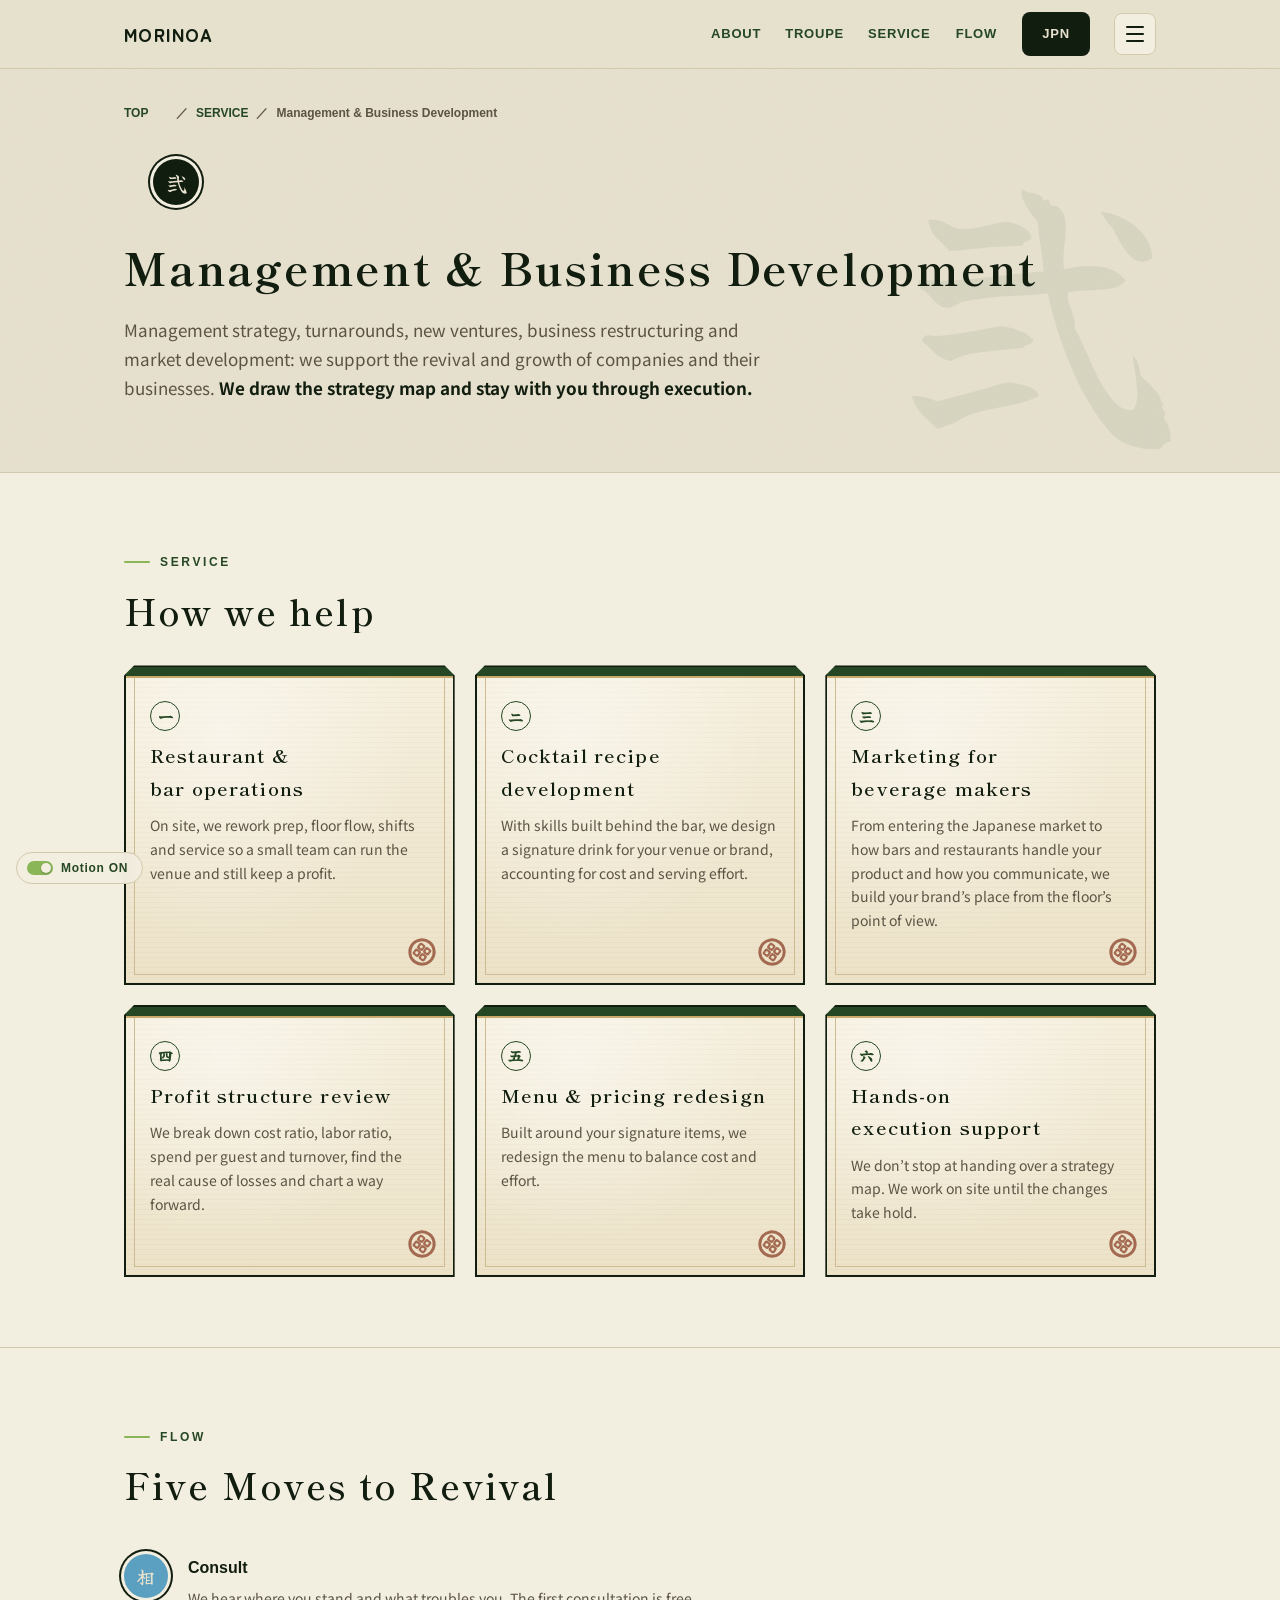
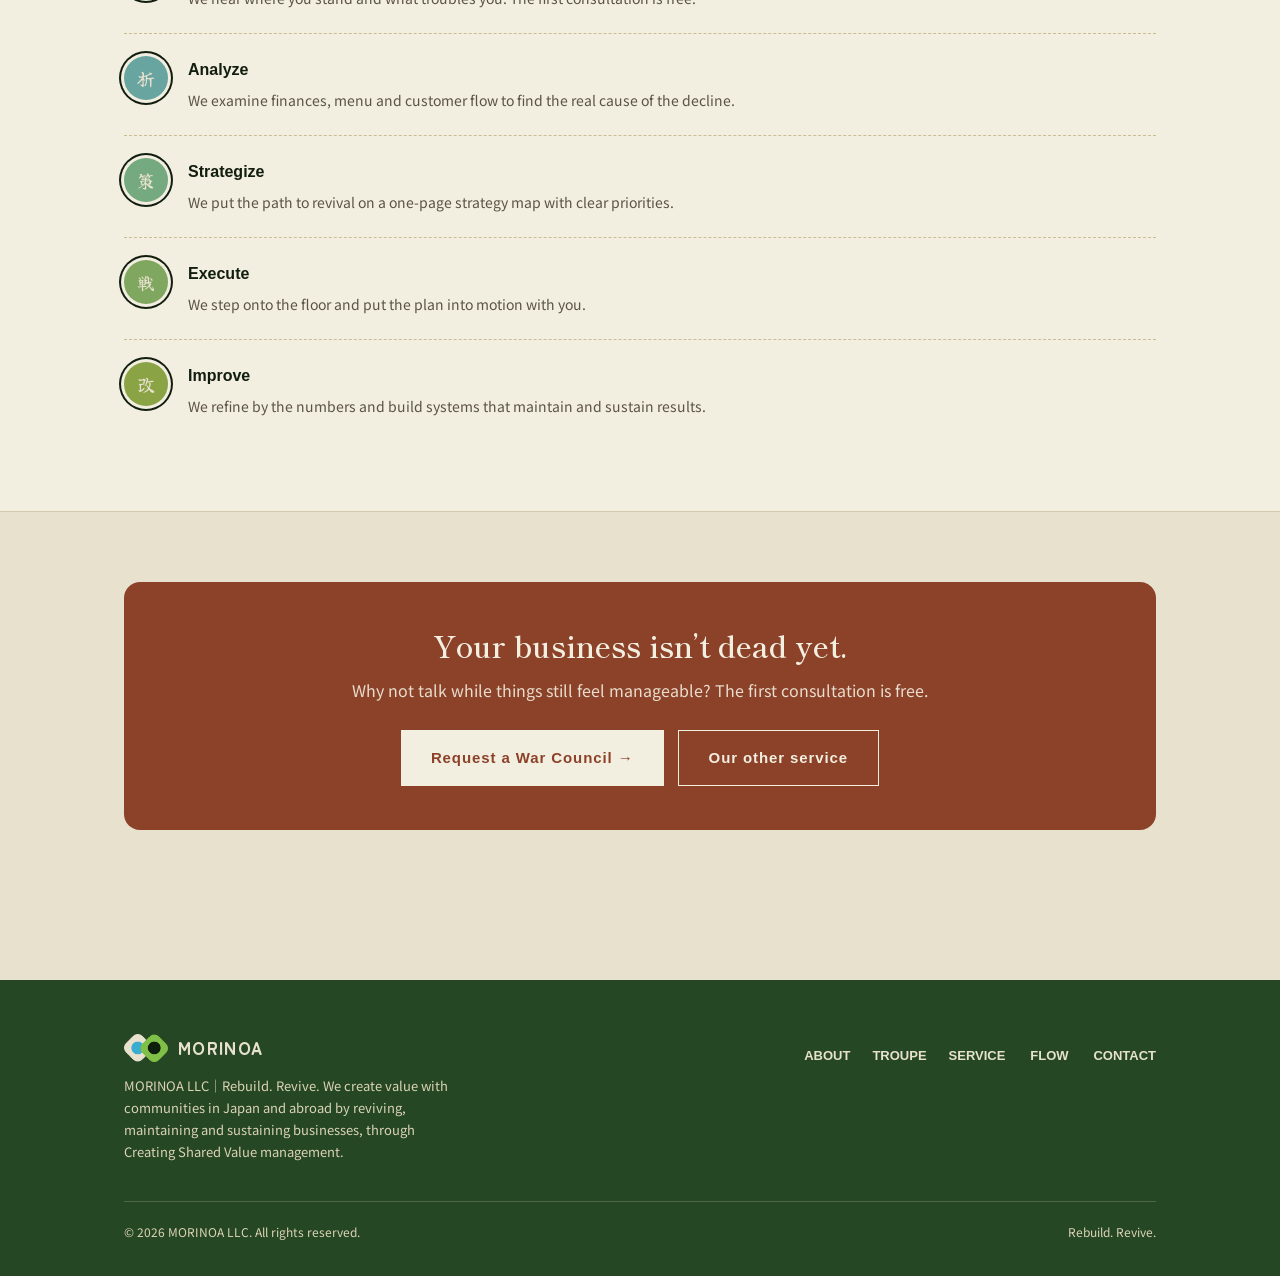
<file: en/service-support.html>
<!DOCTYPE html>
<html lang="en">
<head>
<meta charset="UTF-8">
<meta name="viewport" content="width=device-width, initial-scale=1.0">
<title>Management &amp; Business Development｜MORINOA</title>
<meta name="description" content="Management &amp; Business Development by MORINOA. Management strategy, turnarounds, new ventures, business restructuring and market development: we support revival and growth.">
<link rel="canonical" href="https://morinoa.com/en/service-support.html">
<link rel="alternate" hreflang="ja" href="https://morinoa.com/service-support.html">
<link rel="alternate" hreflang="en" href="https://morinoa.com/en/service-support.html">
<link rel="alternate" hreflang="x-default" href="https://morinoa.com/service-support.html">
<meta property="og:type" content="article">
<meta property="og:site_name" content="MORINOA">
<meta property="og:locale" content="en_US">
<meta property="og:url" content="https://morinoa.com/en/service-support.html">
<meta property="og:title" content="Management &amp; Business Development｜MORINOA">
<meta property="og:description" content="Management &amp; Business Development by MORINOA. Management strategy, turnarounds, new ventures, business restructuring and market development: we support revival and growth.">
<meta property="og:image" content="https://morinoa.com/ogp-en.png">
<meta property="og:image:width" content="1200">
<meta property="og:image:height" content="630">
<meta property="og:image:alt" content="MORINOA logo｜Rebuild. Revive.">
<meta name="twitter:card" content="summary_large_image">
<meta name="twitter:title" content="Management &amp; Business Development｜MORINOA">
<meta name="twitter:description" content="Management &amp; Business Development by MORINOA. Management strategy, turnarounds, new ventures, business restructuring and market development: we support revival and growth.">
<meta name="twitter:image" content="https://morinoa.com/ogp-en.png">
<link rel="icon" href="../favicon.ico" sizes="any">
<link rel="icon" type="image/png" sizes="32x32" href="../favicon-32.png">
<link rel="apple-touch-icon" href="../apple-touch-icon.png">
<link rel="preconnect" href="https://fonts.googleapis.com">
<link rel="preconnect" href="https://fonts.gstatic.com" crossorigin>
<link rel="preload" as="style" href="https://fonts.googleapis.com/css2?family=Shippori+Mincho:wght@500;600;700;800&family=Zen+Maru+Gothic:wght@500;700;900&family=Noto+Sans+JP:wght@400;500;700&family=Yuji+Syuku&display=swap" onload="this.onload=null;this.rel='stylesheet'">
<noscript><link rel="stylesheet" href="https://fonts.googleapis.com/css2?family=Shippori+Mincho:wght@500;600;700;800&family=Zen+Maru+Gothic:wght@500;700;900&family=Noto+Sans+JP:wght@400;500;700&family=Yuji+Syuku&display=swap"></noscript>
<link rel="stylesheet" href="../css/style.css?v=20261109x">
<link rel="stylesheet" href="../css/motion.css?v=20261029b">
<link rel="stylesheet" href="../css/poster.css?v=20261109e">
<script type="application/ld+json">
{"@context":"https://schema.org","@type":"Service","name":"Management & Business Development","description":"Management strategy, turnarounds, new ventures, business restructuring and market development that support revival and growth.","url":"https://morinoa.com/en/service-support.html","provider":{"@type":"Organization","@id":"https://morinoa.com/#organization","name":"MORINOA","url":"https://morinoa.com/"},"areaServed":"JP"}
</script>
<script type="application/ld+json">{"@context":"https://schema.org","@type":"BreadcrumbList","itemListElement":[{"@type":"ListItem","position":1,"name":"TOP","item":"https://morinoa.com/en/"},{"@type":"ListItem","position":2,"name":"SERVICE","item":"https://morinoa.com/en/#service"},{"@type":"ListItem","position":3,"name":"Management & Business Development","item":"https://morinoa.com/en/service-support.html"}]}</script>
<style>@media(max-width:900px),(pointer:coarse){.menu-pc{display:none !important}}</style>
<link rel="stylesheet" href="../css/en.css?v=20261126e">
</head>
<body>
<svg width="0" height="0" style="position:absolute" aria-hidden="true" focusable="false"><defs>
<filter id="print" x="-4%" y="-6%" width="108%" height="112%" color-interpolation-filters="sRGB">
<feTurbulence type="fractalNoise" baseFrequency=".035" numOctaves="2" seed="3" result="warp"/>
<feDisplacementMap in="SourceGraphic" in2="warp" scale="4" xChannelSelector="R" yChannelSelector="G" result="rough"/>
<feTurbulence type="fractalNoise" baseFrequency=".9" numOctaves="1" seed="8" result="spk"/>
<feColorMatrix in="spk" type="matrix" values="0 0 0 0 0  0 0 0 0 0  0 0 0 0 0  14 0 0 0 -4.6" result="holes"/>
<feComposite in="rough" in2="holes" operator="in"/>
</filter></defs></svg>


<!-- ============ HEADER ============ -->
<header>
  <div class="wrap nav">
    <a class="brand" href="index.html" aria-label="MORINOA home">
      <span class="brand-name">MORINOA</span>
    </a>
    <ul class="nav-links">
      <li><a href="index.html#about">ABOUT</a></li>
      <li><a href="index.html#org">TROUPE</a></li>
      <li><a href="index.html#service">SERVICE</a></li>
      <li><a href="index.html#flow">FLOW</a></li>
      <li class="cta-li"><a class="nav-cta lang-switch" href="../service-support.html" hreflang="ja" aria-label="JPN: Japanese version">JPN</a></li>
      <li class="menu-li"><button class="menu-btn" type="button" aria-label="Open menu" aria-expanded="false" aria-controls="site-menu"><span></span><span></span><span></span></button></li>
    </ul>
  </div>
  <nav class="site-menu" id="site-menu" aria-label="Site menu" hidden>
    <div class="wrap site-menu-inner">
      <div class="menu-col">
        <p class="menu-head">MORINOA</p>
        <a href="index.html">TOP</a>
        <a href="index.html#about">About MORINOA</a>
        <a href="index.html#org">The Troupe</a>
        <a href="index.html#flow">Five Moves to Revival</a>
        <a href="index.html#contact">Contact</a>
      </div>
      <div class="menu-col">
        <p class="menu-head">SERVICES</p>
        <a href="service-ip.html"><span class="menu-num" lang="ja">壱</span>IP &amp; Design</a>
        <a href="service-support.html"><span class="menu-num" lang="ja">弐</span>Management &amp; Business Development</a>
        <a class="menu-pc" href="../irori.html"><span class="menu-num" lang="ja">参</span>IRORI (Japanese)</a>
      </div>
      <div class="menu-col">
        <p class="menu-head">CONNECT</p>
        <a href="https://forms.gle/eSTg1UBF56mVySoMA">Request a War Council →</a>
        <a href="https://www.instagram.com/morinoa.ip/" target="_blank" rel="noopener">Instagram</a>
      </div>
    </div>
  </nav>
</header>

<main>

<div class="wrap breadcrumb">
  <a href="index.html">TOP</a><span>／</span><a href="index.html#service">SERVICE</a><span>／</span><span>Management &amp; Business Development</span>
</div>

<!-- ============ DETAIL HERO ============ -->
<section class="detail-hero">
  <div class="wrap">
    <span class="hero-mark" aria-hidden="true" lang="ja">弐</span>
    <span class="svc-num" lang="ja" aria-label="02">弐</span>
    <h1>Management &amp; Business Development</h1>
    <p class="lead">
      Management strategy, turnarounds, new ventures, business restructuring and market development: we support the revival and growth of companies and their businesses.
      <strong>We draw the strategy map and stay with you through execution.</strong>
    </p>
  </div>
</section>

<!-- ============ 提供内容 ============ -->
<section class="detail-block" style="background:var(--cream);border-top:1px solid var(--line);">
  <div class="wrap">
    <p class="sec-label">SERVICE</p>
    <h2 class="sec-title">How we help</h2>
    <div class="feature-grid" style="margin-top:32px;">
      <div class="feature-card">
        <span class="num">01</span>
        <h3>Restaurant &amp; bar operations</h3>
        <p>On site, we rework prep, floor flow, shifts and service so a small team can run the venue and still keep a profit.</p>
      </div>
      <div class="feature-card">
        <span class="num">02</span>
        <h3>Cocktail recipe development</h3>
        <p>With skills built behind the bar, we design a signature drink for your venue or brand, accounting for cost and serving effort.</p>
      </div>
      <div class="feature-card">
        <span class="num">03</span>
        <h3>Marketing for beverage makers</h3>
        <p>From entering the Japanese market to how bars and restaurants handle your product and how you communicate, we build your brand’s place from the floor’s point of view.</p>
      </div>
      <div class="feature-card">
        <span class="num">04</span>
        <h3>Profit structure review</h3>
        <p>We break down cost ratio, labor ratio, spend per guest and turnover, find the real cause of losses and chart a way forward.</p>
      </div>
      <div class="feature-card">
        <span class="num">05</span>
        <h3>Menu &amp; pricing redesign</h3>
        <p>Built around your signature items, we redesign the menu to balance cost and effort.</p>
      </div>
      <div class="feature-card">
        <span class="num">06</span>
        <h3>Hands-on execution support</h3>
        <p>We don’t stop at handing over a strategy map. We work on site until the changes take hold.</p>
      </div>
    </div>
  </div>
</section>

<!-- ============ 進め方（FLOW） ============ -->
<section class="detail-block" style="background:var(--cream);border-top:1px solid var(--line);">
  <div class="wrap">
    <p class="sec-label">FLOW</p>
    <h2 class="sec-title">Five Moves to Revival</h2>
    <div class="detail-flow" style="margin-top:24px;">
      <div class="detail-flow-item">
        <div class="detail-flow-num" lang="ja" style="background:#5BA0C1;">相</div>
        <div class="detail-flow-body">
          <h3>Consult</h3>
          <p>We hear where you stand and what troubles you. The first consultation is free.</p>
        </div>
      </div>
      <div class="detail-flow-item">
        <div class="detail-flow-num" lang="ja" style="background:#68A5A0;">析</div>
        <div class="detail-flow-body">
          <h3>Analyze</h3>
          <p>We examine finances, menu and customer flow to find the real cause of the decline.</p>
        </div>
      </div>
      <div class="detail-flow-item">
        <div class="detail-flow-num" lang="ja" style="background:#75A97F;">策</div>
        <div class="detail-flow-body">
          <h3>Strategize</h3>
          <p>We put the path to revival on a one-page strategy map with clear priorities.</p>
        </div>
      </div>
      <div class="detail-flow-item">
        <div class="detail-flow-num" lang="ja" style="background:#80A75F;">戦</div>
        <div class="detail-flow-body">
          <h3>Execute</h3>
          <p>We step onto the floor and put the plan into motion with you.</p>
        </div>
      </div>
      <div class="detail-flow-item">
        <div class="detail-flow-num" lang="ja" style="background:#8AA344;">改</div>
        <div class="detail-flow-body">
          <h3>Improve</h3>
          <p>We refine by the numbers and build systems that maintain and sustain results.</p>
        </div>
      </div>
    </div>
  </div>
</section>

<!-- ============ CTA ============ -->
<section class="detail-block" style="padding-bottom:110px;">
  <div class="wrap">
    <div class="detail-cta cta-shu reveal">
      <h2>Your business isn’t dead yet.</h2>
      <p>Why not talk while things still feel manageable? The first consultation is free.</p>
      <div class="hero-actions">
        <a class="btn btn-primary" href="index.html#contact">Request a War Council →</a>
        <a class="btn btn-secondary" style="border-color:var(--base);color:var(--base);" href="index.html#service">Our other service</a>
      </div>
    </div>
  </div>
</section>

</main>

<!-- ============ FOOTER ============ -->
<footer>
  <div class="wrap">
    <div class="foot-grid">
      <div>
        <div class="foot-brand">
          <img src="../logo-mark-light.png" alt="" aria-hidden="true" width="160" height="102" loading="lazy" decoding="async">
          <span>MORINOA</span>
        </div>
        <p class="foot-copy">MORINOA LLC｜Rebuild. Revive. We create value with communities in Japan and abroad by reviving, maintaining and sustaining businesses, through Creating Shared Value management.</p>
      </div>
      <ul class="foot-links">
        <li><a href="index.html#about">ABOUT</a></li>
        <li><a href="index.html#org">TROUPE</a></li>
        <li><a href="index.html#service">SERVICE</a></li>
        <li><a href="index.html#flow">FLOW</a></li>
        <li><a href="index.html#contact">CONTACT</a></li>
      </ul>
    </div>
    <div class="foot-bottom">
      <span>© 2026 MORINOA LLC. All rights reserved.</span>
      <span>Rebuild. Revive.</span>
    </div>
  </div>
</footer>

<script src="../js/main.js?v=20261126a"></script>
<script src="../js/motion.js?v=20261126a"></script>
</body>
</html>
</file>
<file: css/style.css>
/* ============================================================
   MORINOA Design System Ver.0.1
   base #E7E1CE / cream #F2EEE0 / ink #111D0F
   avocado #8AB657 / sora #5BA0C1 / shu #8C4229 (限定使用)
   forest #254723 / teal #4E9495 / sub #5B5344
   line #D3C9AE / sand #DCD3B8
   ============================================================ */
:root{
  --base:#E7E1CE;
  --cream:#F2EEE0;
  --ink:#111D0F;
  --avocado:#8AB657;
  --sora:#5BA0C1;
  --sub:#5B5344;
  --forest:#254723;
  --teal:#4E9495;
  --shu:#8C4229;
  --line:#D3C9AE;
  --sand:#DCD3B8;
  --mincho:'Shippori Mincho',serif;
  --maru:'Zen Maru Gothic',sans-serif;
  --sans:'Noto Sans JP',sans-serif;
}
*{margin:0;padding:0;box-sizing:border-box;}
html{scroll-behavior:smooth;}
body{
  background:var(--base);
  color:var(--ink);
  font-family:var(--sans);
  font-size:16px;
  line-height:1.7;
  -webkit-font-smoothing:antialiased;
}
/* 茶殻再生紙のグレイン質感 */
body::before{
  content:"";
  position:fixed;inset:0;
  pointer-events:none;
  z-index:0;
  opacity:.05;
  background-image:url("data:image/svg+xml,%3Csvg xmlns='http://www.w3.org/2000/svg' width='160' height='160'%3E%3Cfilter id='n'%3E%3CfeTurbulence type='fractalNoise' baseFrequency='0.9' numOctaves='2'/%3E%3C/filter%3E%3Crect width='160' height='160' filter='url(%23n)' opacity='1'/%3E%3C/svg%3E");
}
main,header,footer{position:relative;z-index:1;}
a{color:inherit;text-decoration:none;}
img,svg{max-width:100%;display:block;}
.wrap{max-width:1080px;margin:0 auto;padding:0 24px;}

/* ---------- Typography ---------- */
h1,h2,.display{font-family:var(--mincho);line-height:1.3;}
.display{font-size:clamp(34px,5.5vw,56px);font-weight:700;letter-spacing:.04em;}
.h3{font-family:var(--maru);font-size:20px;font-weight:700;}
.caption{font-size:13px;color:var(--sub);}

/* ---------- 共通セクション ---------- */
section{padding:96px 0;}
.sec-head{margin-bottom:56px;}
.sec-label{
  display:inline-flex;align-items:center;gap:10px;
  font-family:var(--maru);font-size:12px;font-weight:700;
  letter-spacing:.22em;color:var(--forest);
  margin-bottom:14px;
}
.sec-label::before{content:"";width:26px;height:2px;background:var(--avocado);border-radius:2px;}
.sec-title{font-family:var(--mincho);font-size:clamp(26px,3.4vw,36px);font-weight:600;letter-spacing:.06em;}
.sec-lead{margin-top:16px;max-width:620px;color:var(--sub);}

/* ---------- Header ---------- */
header{
  position:sticky;top:0;z-index:50;
  background:rgba(231,225,206,.92);
  backdrop-filter:blur(8px);
  border-bottom:1px solid var(--line);
}
.nav{display:flex;align-items:center;justify-content:space-between;height:68px;}
.brand{display:flex;align-items:center;gap:10px;}
.brand svg{width:38px;height:38px;}
.brand-name{font-family:var(--maru);font-weight:900;font-size:18px;letter-spacing:.08em;}
.nav-links{display:flex;gap:24px;align-items:center;list-style:none;}
.nav-links a{font-family:var(--maru);font-size:13px;font-weight:700;letter-spacing:.08em;color:var(--forest);}
.nav-links a:hover{color:var(--avocado);}
.nav-cta{
  background:var(--ink);color:var(--base)!important;
  padding:9px 20px;border-radius:8px;
}
.nav-cta:hover{background:var(--forest);color:var(--base)!important;}
@media(max-width:880px){.nav-links li:not(.cta-li){display:none;}}

/* ---------- Hero (Type A) ---------- */
.hero{padding:110px 0 90px;overflow:hidden;position:relative;}
.hero-grid{display:grid;grid-template-columns:1.2fr .8fr;gap:48px;align-items:center;}
@media(max-width:820px){.hero-grid{grid-template-columns:1fr;}}
.hero-tag{
  display:inline-block;background:var(--sand);
  border-radius:999px;padding:6px 18px;
  font-family:var(--maru);font-size:12px;font-weight:700;letter-spacing:.16em;
  color:var(--forest);margin-bottom:22px;
}
.hero h1{font-size:clamp(26px,3.6vw,40px);font-weight:700;letter-spacing:.03em;line-height:1.5;white-space:nowrap;}
@media(max-width:480px){.hero h1{font-size:clamp(22px,7vw,30px);white-space:normal;}}
.hero h1 .em{color:var(--forest);}
.hero-motto{
  margin-top:18px;
  font-family:var(--mincho);font-size:clamp(18px,2.4vw,24px);font-weight:600;
  letter-spacing:.08em;color:var(--forest);
}
.hero-sub{margin-top:20px;font-size:17px;color:var(--sub);max-width:520px;}
.hero-sub strong{color:var(--ink);font-weight:700;}
.hero-actions{margin-top:34px;display:flex;gap:14px;flex-wrap:wrap;}
.btn{
  display:inline-flex;align-items:center;gap:8px;
  font-family:var(--maru);font-weight:700;font-size:15px;letter-spacing:.06em;
  padding:14px 30px;border-radius:8px;transition:.2s ease;border:none;cursor:pointer;
}
.btn-primary{background:var(--ink);color:var(--base);}
.btn-primary:hover{background:var(--forest);transform:translateY(-2px);}
.btn-secondary{border:1.5px solid var(--avocado);color:var(--forest);background:transparent;}
.btn-secondary:hover{background:var(--avocado);color:var(--cream);}
.hero-logo{
  background:var(--cream);border:1px solid var(--line);border-radius:16px;
  padding:44px 34px;text-align:center;
}
.hero-logo .logo-img{width:min(280px,80%);margin:0 auto;}
.logo-ph{
  width:min(280px,80%);aspect-ratio:4/3;margin:0 auto;
  align-items:center;justify-content:center;text-align:center;
  border:2px dashed var(--line);border-radius:12px;
  font-family:var(--maru);font-size:14px;font-weight:700;color:var(--sub);
}
.logo-ph small{font-size:11px;font-weight:500;}
.hero-name-jp{margin-top:14px;font-family:var(--mincho);font-size:15px;letter-spacing:.4em;color:var(--sub);}

/* ---------- 診断バナー ---------- */
.diag{padding:0;}
.diag-inner{
  background:var(--forest);color:var(--base);
  border-radius:16px;padding:34px 40px;
  display:flex;align-items:center;justify-content:space-between;gap:24px;flex-wrap:wrap;
}
.diag-title{font-family:var(--mincho);font-size:clamp(19px,2.4vw,24px);font-weight:600;letter-spacing:.05em;}
.diag-meta{display:flex;gap:10px;margin-top:10px;}
.pill{
  background:var(--avocado);color:var(--ink);
  border-radius:999px;padding:4px 14px;
  font-family:var(--maru);font-size:12px;font-weight:700;letter-spacing:.08em;
}
.pill.sora{background:var(--sora);color:var(--cream);}
.diag .btn-primary{background:var(--base);color:var(--forest);}
.diag .btn-primary:hover{background:var(--cream);}

/* ---------- Cards ---------- */
.card{
  background:var(--cream);border:1px solid var(--line);border-radius:8px;
  padding:30px 28px;
}
.card-accent{border-left:4px solid var(--avocado);}
.card-dark{background:var(--forest);border-color:var(--forest);color:var(--base);}
.card-dark .caption{color:var(--sand);}

/* ---------- About ---------- */
.about-grid{display:grid;grid-template-columns:repeat(2,1fr);gap:22px;}
@media(max-width:820px){.about-grid{grid-template-columns:1fr;}}
.about-card .label-row{display:flex;align-items:center;gap:10px;margin-bottom:14px;}
.badge-pop{
  border-radius:999px;padding:4px 14px;
  font-family:var(--maru);font-size:12px;font-weight:700;letter-spacing:.1em;
}
.badge-avocado{background:var(--avocado);color:var(--ink);}
.badge-sora{background:var(--sora);color:var(--cream);}
.badge-tag{background:var(--sand);color:var(--sub);border-radius:999px;padding:4px 14px;font-family:var(--maru);font-size:12px;font-weight:700;}
.about-card h3{font-family:var(--mincho);font-size:22px;font-weight:600;margin-bottom:12px;}
.about-card p{color:var(--sub);font-size:15px;}
.about-card p strong{color:var(--ink);}
.trio{display:flex;gap:12px;margin-top:18px;flex-wrap:wrap;}
.trio-item{
  flex:1;min-width:120px;text-align:center;
  background:var(--base);border:1px solid var(--line);border-radius:8px;padding:16px 10px;
}
.trio-item .kanji{font-family:var(--mincho);font-size:26px;font-weight:700;color:var(--forest);}
.trio-item .en{font-family:var(--maru);font-size:11px;font-weight:700;letter-spacing:.14em;color:var(--teal);margin-top:4px;}

/* 判子バッジ（Shu — ここぞ限定） */
.hanko{
  display:inline-block;background:var(--shu);color:var(--cream);
  border-radius:8px;padding:5px 12px;
  font-family:var(--maru);font-size:12px;font-weight:700;letter-spacing:.14em;
}

/* ---------- Organization 一座 ---------- */
.org-grid{display:grid;grid-template-columns:repeat(4,1fr);gap:20px;}
@media(max-width:920px){.org-grid{grid-template-columns:repeat(2,1fr);}}
@media(max-width:560px){.org-grid{grid-template-columns:1fr;}}
.org-card{
  background:var(--cream);border:1px solid var(--line);border-radius:8px;
  padding:28px 22px;text-align:center;
  display:block;transition:transform .2s ease,box-shadow .2s ease,border-color .2s ease;
}
a.org-card:hover{
  transform:translateY(-4px);
  border-color:var(--avocado);
  box-shadow:0 10px 24px rgba(17,29,15,.08);
}
.org-icon{
  width:104px;height:104px;margin:0 auto 18px;
  display:flex;align-items:center;justify-content:center;
  background:var(--base);border:1px solid var(--line);border-radius:50%;
  overflow:hidden;
}
.org-icon svg{width:56px;height:56px;}
/* 各役職のIPイラスト（画像があれば線画アイコンの代わりに表示） */
.org-icon .ip-img{width:100%;height:100%;object-fit:cover;border-radius:50%;}
.org-title{font-family:var(--mincho);font-size:24px;font-weight:700;letter-spacing:.1em;}
.org-yomi{font-family:var(--maru);font-size:11px;font-weight:700;letter-spacing:.2em;color:var(--teal);margin-top:2px;}
.org-role{
  display:inline-block;margin-top:12px;
  background:var(--sand);color:var(--forest);
  border-radius:999px;padding:4px 14px;
  font-family:var(--maru);font-size:12px;font-weight:700;letter-spacing:.06em;
}
.org-item{
  margin-top:12px;font-family:var(--maru);font-size:12px;font-weight:700;
  color:var(--sub);letter-spacing:.08em;
}
.org-desc{margin-top:10px;font-size:14px;color:var(--sub);text-align:left;}

/* ---------- Service ---------- */
.service-grid{display:grid;grid-template-columns:repeat(2,1fr);gap:26px;max-width:920px;margin:0 auto;}
@media(max-width:920px){.service-grid{grid-template-columns:1fr;}}
.svc{
  position:relative;padding-top:34px;
  display:block;transition:transform .2s ease,box-shadow .2s ease,border-color .2s ease;
}
.svc:hover{
  transform:translateY(-4px);
  border-color:var(--avocado);
  box-shadow:0 10px 24px rgba(17,29,15,.08);
}
.svc-num{
  position:absolute;top:-16px;left:24px;
  font-family:var(--maru);font-weight:900;font-size:14px;letter-spacing:.1em;
  background:var(--ink);color:var(--base);
  border-radius:8px;padding:5px 14px;
}
.svc h3{font-family:var(--mincho);font-size:20px;font-weight:600;margin-bottom:6px;}
.svc .en{font-family:var(--maru);font-size:11px;font-weight:700;letter-spacing:.16em;color:var(--teal);margin-bottom:6px;}
.svc .lead-role{
  display:inline-block;margin-bottom:12px;
  font-family:var(--maru);font-size:12px;font-weight:700;
  color:var(--forest);background:var(--sand);border-radius:999px;padding:3px 12px;
}
.svc p{color:var(--sub);font-size:15px;}
.svc ul{margin-top:14px;list-style:none;}
.svc li{
  position:relative;padding-left:20px;font-size:14px;color:var(--ink);margin-top:7px;
}
.svc li::before{
  content:"";position:absolute;left:0;top:9px;
  width:9px;height:9px;border-radius:3px;background:var(--avocado);
}
.svc:nth-child(even) li::before{background:var(--sora);}

/* ---------- Case ---------- */
.case-grid{display:grid;grid-template-columns:repeat(3,1fr);gap:22px;}
@media(max-width:920px){.case-grid{grid-template-columns:1fr;}}
.case-card h3{font-family:var(--mincho);font-size:18px;font-weight:600;margin:14px 0 16px;min-height:2.6em;}
.ba{display:grid;grid-template-columns:1fr auto 1fr;gap:8px;align-items:center;}
.ba-col{background:var(--base);border:1px solid var(--line);border-radius:8px;padding:14px 10px;text-align:center;}
.ba-col.after{background:var(--forest);border-color:var(--forest);color:var(--base);}
.ba-label{font-family:var(--maru);font-size:11px;font-weight:700;letter-spacing:.14em;color:var(--sub);}
.ba-col.after .ba-label{color:var(--avocado);}
.ba-value{font-family:var(--maru);font-weight:900;font-size:19px;margin-top:4px;}
.ba-arrow{font-family:var(--maru);font-weight:900;color:var(--avocado);font-size:18px;}
.case-desc{margin-top:16px;font-size:14px;color:var(--sub);}
.coming-illust{
  background:var(--base);border:1px solid var(--line);border-radius:8px;
  padding:12px 10px 6px;
}

/* ---------- Flow (Type D) ---------- */
.flow-grid{display:grid;grid-template-columns:repeat(5,1fr);gap:14px;}
@media(max-width:920px){.flow-grid{grid-template-columns:1fr;}}
.step{
  background:var(--cream);border:1px solid var(--line);border-radius:8px;
  padding:24px 18px;text-align:center;position:relative;
}
.step-kanji{
  width:56px;height:56px;margin:0 auto 14px;
  display:flex;align-items:center;justify-content:center;
  color:var(--cream);border-radius:50%;
  font-family:var(--mincho);font-size:24px;font-weight:700;
}
/* ロゴの空色 → 抹茶の緑へ、一手ずつ移り変わるグラデーション */
.step:nth-child(1) .step-kanji{background:#5BA0C1;}
.step:nth-child(2) .step-kanji{background:#68A5A0;}
.step:nth-child(3) .step-kanji{background:#75A97F;}
.step:nth-child(4) .step-kanji{background:#80A75F;}
.step:nth-child(5) .step-kanji{background:#8AA344;}
.step h3{font-family:var(--maru);font-size:16px;font-weight:700;margin-bottom:8px;}
.step p{font-size:13px;color:var(--sub);}
.step .step-num{
  position:absolute;top:12px;left:14px;
  font-family:var(--maru);font-size:11px;font-weight:700;color:var(--sand);
}

/* ---------- Contact ---------- */
.contact{padding-bottom:120px;}
.contact-grid{display:grid;grid-template-columns:1fr 1fr;gap:40px;align-items:start;}
@media(max-width:820px){.contact-grid{grid-template-columns:1fr;}}
.contact-copy .display{font-size:clamp(28px,4vw,44px);}
.contact-copy p{margin-top:18px;color:var(--sub);max-width:420px;}
.socials{margin-top:28px;display:flex;flex-direction:column;gap:12px;}
.social{
  display:flex;align-items:center;gap:12px;
  background:var(--cream);border:1px solid var(--line);border-radius:8px;
  padding:13px 18px;font-family:var(--maru);font-weight:700;font-size:14px;
  transition:.2s;
}
.social:hover{border-color:var(--avocado);transform:translateX(4px);}
.social .dot{width:12px;height:12px;border-radius:4px;background:var(--avocado);}
.social:nth-child(2) .dot{background:var(--sora);}
.social:nth-child(3) .dot{background:var(--teal);}
.form-card{background:var(--cream);border:1px solid var(--line);border-radius:16px;padding:36px 32px;}
.form-card .h3{margin-bottom:20px;}
.field{margin-bottom:18px;}
.field label{
  display:block;font-family:var(--maru);font-size:13px;font-weight:700;
  letter-spacing:.08em;color:var(--forest);margin-bottom:7px;
}
.field input,.field textarea{
  width:100%;background:var(--base);
  border:1px solid var(--line);border-radius:8px;
  padding:13px 15px;font-family:var(--sans);font-size:15px;color:var(--ink);
}
.field input:focus,.field textarea:focus{outline:2px solid var(--avocado);border-color:var(--avocado);}
.field textarea{min-height:120px;resize:vertical;}
.form-card .btn{width:100%;justify-content:center;}
.form-note{margin-top:14px;font-size:12px;color:var(--sub);text-align:center;}

/* ---------- Footer ---------- */
footer{
  background:var(--forest);color:var(--sand);
  padding:54px 0 34px;margin-top:40px;
}
.foot-grid{display:flex;justify-content:space-between;gap:30px;flex-wrap:wrap;align-items:flex-start;}
.foot-brand{display:flex;align-items:center;gap:10px;}
.foot-brand svg{width:34px;height:34px;}
.foot-brand span{font-family:var(--maru);font-weight:900;font-size:17px;letter-spacing:.08em;color:var(--base);}
.foot-copy{margin-top:12px;font-size:13px;max-width:340px;}
.foot-links{display:flex;gap:22px;list-style:none;flex-wrap:wrap;}
.foot-links a{font-family:var(--maru);font-size:13px;font-weight:700;color:var(--base);}
.foot-links a:hover{color:var(--avocado);}
.foot-bottom{
  margin-top:38px;padding-top:20px;border-top:1px solid rgba(231,225,206,.2);
  display:flex;justify-content:space-between;gap:14px;flex-wrap:wrap;
  font-size:12px;
}

/* ---------- Reveal motion ---------- */
.reveal{opacity:0;transform:translateY(20px);transition:opacity .5s ease,transform .5s ease;}
.reveal.show{opacity:1;transform:translateY(0);}

/* ---------- Service Detail Pages ---------- */
.breadcrumb{
  display:flex;align-items:center;gap:8px;
  font-family:var(--maru);font-size:12px;font-weight:700;color:var(--sub);
  padding:22px 24px 0;
}
.breadcrumb a{color:var(--forest);}
.breadcrumb a:hover{color:var(--avocado);}
.detail-hero{padding:40px 0 70px;}
.detail-hero .svc-num{position:static;display:inline-block;margin-bottom:18px;}
.detail-hero h1{
  font-family:var(--mincho);font-weight:700;letter-spacing:.04em;line-height:1.5;
  font-size:clamp(28px,4vw,44px);
}
.detail-hero .en{
  margin-top:10px;font-family:var(--maru);font-size:13px;font-weight:700;
  letter-spacing:.18em;color:var(--teal);
}
.detail-hero .lead-role{
  display:inline-block;margin-top:16px;
  font-family:var(--maru);font-size:12px;font-weight:700;
  color:var(--forest);background:var(--sand);border-radius:999px;padding:4px 14px;
}
.detail-hero .lead{margin-top:22px;font-size:17px;color:var(--sub);max-width:640px;}
.detail-hero .lead strong{color:var(--ink);}

.detail-block{padding:70px 0;}
.detail-block + .detail-block{border-top:1px solid var(--line);}
.detail-block h2.sec-title{margin-bottom:24px;}

.feature-grid{display:grid;grid-template-columns:repeat(3,1fr);gap:20px;}
@media(max-width:920px){.feature-grid{grid-template-columns:1fr;}}
.feature-card{
  background:var(--cream);border:1px solid var(--line);border-radius:8px;
  padding:26px 24px;
}
.feature-card .num{
  font-family:var(--maru);font-weight:900;font-size:13px;color:var(--teal);
  letter-spacing:.1em;
}
.feature-card h3{
  font-family:var(--mincho);font-size:19px;font-weight:600;margin:8px 0 10px;
}
.feature-card p{font-size:14px;color:var(--sub);}

.detail-flow{display:flex;flex-direction:column;gap:0;}
.detail-flow-item{
  display:flex;gap:20px;padding:22px 0;
  border-bottom:1px solid var(--line);
}
.detail-flow-item:last-child{border-bottom:none;}
.detail-flow-num{
  flex:none;width:44px;height:44px;border-radius:50%;
  background:var(--forest);color:var(--base);
  display:flex;align-items:center;justify-content:center;
  font-family:var(--maru);font-weight:900;font-size:15px;
}
.detail-flow-body h3{font-family:var(--maru);font-size:16px;font-weight:700;margin-bottom:6px;}
.detail-flow-body p{font-size:14px;color:var(--sub);}

.lead-card{
  display:flex;align-items:center;gap:18px;
  background:var(--forest);color:var(--base);
  border-radius:16px;padding:26px 30px;
}
.lead-card .org-icon{
  width:64px;height:64px;background:var(--base);border:none;flex:none;
}
.lead-card .org-icon svg{width:36px;height:36px;}
.lead-card p{font-size:14px;color:var(--sand);margin-top:4px;}
.lead-card h3{font-family:var(--mincho);font-size:18px;font-weight:700;}

.detail-cta{
  background:var(--forest);color:var(--base);
  border-radius:16px;padding:44px 40px;text-align:center;
}
.detail-cta h2{font-family:var(--mincho);font-size:clamp(22px,3vw,30px);font-weight:600;}
.detail-cta p{margin-top:12px;color:var(--sand);}
.detail-cta .hero-actions{justify-content:center;margin-top:26px;}

.svc-more{
  display:inline-flex;align-items:center;gap:6px;margin-top:16px;
  font-family:var(--maru);font-size:13px;font-weight:700;color:var(--forest);
  transition:gap .2s ease,color .2s ease;
}
.svc:hover .svc-more{color:var(--avocado);gap:10px;}

/* ---------- Member Profile Pages ---------- */
.member-hero{padding:40px 0 70px;}
.member-hero-grid{display:grid;grid-template-columns:auto 1fr;gap:36px;align-items:center;}
@media(max-width:640px){.member-hero-grid{grid-template-columns:1fr;text-align:center;}}
.member-photo{
  width:148px;height:148px;border-radius:50%;flex:none;
  background:var(--base);border:1px solid var(--line);
  display:flex;align-items:center;justify-content:center;overflow:hidden;
}
.member-photo img{width:100%;height:100%;object-fit:cover;}
.member-photo svg{width:78px;height:78px;}
@media(max-width:640px){.member-photo{margin:0 auto;}}
.member-hero h1{
  font-family:var(--mincho);font-weight:700;letter-spacing:.1em;
  font-size:clamp(30px,4vw,44px);
}
.member-hero .org-yomi{font-size:13px;margin-top:4px;}
.member-hero .org-role{margin-top:12px;}
.member-hero .tagline{margin-top:18px;font-size:16px;color:var(--sub);max-width:560px;}

.bio-list{display:flex;flex-direction:column;}
.bio-item{
  display:flex;gap:20px;padding:18px 0;
  border-bottom:1px solid var(--line);
}
.bio-item:last-child{border-bottom:none;}
.bio-year{
  flex:none;width:88px;
  font-family:var(--maru);font-weight:700;font-size:13px;color:var(--teal);
}
.bio-text{font-size:14px;color:var(--ink);}

.member-nav{
  display:flex;gap:14px;flex-wrap:wrap;margin-top:28px;
}
.member-nav a{
  flex:1;min-width:140px;text-align:center;
  background:var(--cream);border:1px solid var(--line);border-radius:8px;
  padding:14px 10px;font-family:var(--maru);font-size:13px;font-weight:700;color:var(--forest);
  transition:.2s;
}
.member-nav a:hover{border-color:var(--avocado);color:var(--avocado);}
.member-nav a.current{background:var(--forest);color:var(--base);border-color:var(--forest);}

/* ---------- Organization Track Record (history.html) ---------- */
.stat-grid{display:grid;grid-template-columns:repeat(4,1fr);gap:20px;}
@media(max-width:820px){.stat-grid{grid-template-columns:repeat(2,1fr);}}
.stat-card{
  background:var(--cream);border:1px solid var(--line);border-radius:8px;
  padding:26px 22px;text-align:center;
}
.stat-value{
  font-family:var(--mincho);font-weight:700;font-size:clamp(28px,3.4vw,38px);
  color:var(--forest);line-height:1.2;
}
.stat-value .unit{font-family:var(--maru);font-size:14px;font-weight:700;margin-left:2px;}
.stat-label{margin-top:8px;font-family:var(--maru);font-size:12px;font-weight:700;color:var(--sub);letter-spacing:.06em;}

.timeline{display:flex;flex-direction:column;}
.timeline-item{
  display:flex;gap:24px;padding:20px 0;
  border-bottom:1px solid var(--line);
}
.timeline-item:last-child{border-bottom:none;}
.timeline-year{
  flex:none;width:96px;
  font-family:var(--mincho);font-weight:700;font-size:18px;color:var(--forest);
}
.timeline-body h3{font-family:var(--maru);font-size:15px;font-weight:700;margin-bottom:4px;}
.timeline-body p{font-size:14px;color:var(--sub);}

.genre-grid{display:grid;grid-template-columns:repeat(3,1fr);gap:20px;}
@media(max-width:920px){.genre-grid{grid-template-columns:1fr;}}
.genre-card{
  background:var(--cream);border:1px solid var(--line);border-radius:8px;
  padding:26px 24px;
}
.genre-card .count{
  font-family:var(--mincho);font-weight:700;font-size:32px;color:var(--forest);
}
.genre-card .count .unit{font-family:var(--maru);font-size:14px;color:var(--sub);}
.genre-card h3{font-family:var(--maru);font-size:15px;font-weight:700;margin-top:8px;margin-bottom:8px;}
.genre-card p{font-size:14px;color:var(--sub);}

.org-icon .kamon{width:72px;height:72px;}

/* WHY MORINOA：横いっぱいに広げ、右に家紋 */
.why-card{grid-column:1 / -1;display:flex;align-items:center;gap:40px;}
.why-card .why-text{flex:1;}
.why-card .why-kamon{flex:none;width:150px;height:auto;opacity:.9;}
@media(max-width:820px){
  .why-card{flex-direction:column-reverse;align-items:flex-start;gap:20px;}
  .why-card .why-kamon{width:88px;}
}

/* ---------- ABOUT：縦書き ---------- */
.about-tate{display:grid;grid-template-columns:auto 1fr;gap:clamp(40px,7vw,96px);align-items:start;margin-bottom:56px;}
.tate-copy{
  writing-mode:vertical-rl;font-family:var(--mincho);font-weight:700;
  font-size:clamp(40px,5.2vw,64px);line-height:1.5;letter-spacing:.18em;color:var(--ink);
  border-left:1px solid var(--line);padding-left:clamp(20px,3vw,36px);
}
.tate-copy span{display:block;}
.tate-copy span + span{margin-top:2.2em;color:var(--forest);}
.tate-body{display:flex;flex-direction:column;gap:48px;padding-top:8px;max-width:560px;}
.tate-block{border-top:1px solid var(--line);padding-top:22px;}
.tate-block p{color:var(--sub);font-size:15px;line-height:2;}
.tate-kicker{font-family:var(--mincho);font-size:13px !important;letter-spacing:.4em;color:var(--forest) !important;margin-bottom:10px;}
.tate-trio{list-style:none;display:flex;gap:28px;margin-top:22px;}
.tate-trio li{writing-mode:vertical-rl;font-family:var(--mincho);font-size:22px;font-weight:600;letter-spacing:.3em;color:var(--ink);
  padding:4px 0 4px 14px;border-right:1px solid var(--line);}
.tate-trio li:first-child{border-right-color:#5BA0C1;}
.tate-trio li:nth-child(2){border-right-color:#75A97F;}
.tate-trio li:last-child{border-right-color:#8AA344;}
@media(max-width:820px){
  .about-tate{grid-template-columns:auto 1fr;gap:24px;}
  .tate-copy{font-size:34px;padding-left:16px;}
  .tate-body{gap:36px;}
  .tate-trio{gap:18px;}
  .tate-trio li{font-size:19px;}
}

/* 縦書き見出しを右に置く版（.about-tate.tate-right） */
.about-tate.tate-right{grid-template-columns:1fr auto;}
.about-tate.tate-right .tate-copy{order:2;border-left:none;border-right:1px solid var(--line);padding-left:0;padding-right:clamp(20px,3vw,36px);}
.about-tate.tate-right .tate-body{order:1;justify-self:end;}
@media(max-width:820px){.about-tate.tate-right .tate-copy{padding-right:16px;}}

/* 再生・維持・持続：旗指物
   竿（茶の木）・横木・色の布・竿に布を留める乳（ち）・布の家紋・裾の房 */
.tate-trio{list-style:none;display:flex;gap:30px;margin-top:34px;padding-top:14px;align-items:flex-start;}
.tate-trio li{
  --hata:#5BA0C1;
  position:relative;writing-mode:horizontal-tb;
  width:56px;height:196px;margin-right:8px;
  border:none;padding:0;
}
.tate-trio li:nth-child(2){--hata:#75A97F;}
.tate-trio li:last-child{--hata:#8AA344;}
/* 竿：布の右側を通り、下へ伸びる */
.tate-trio li::after{
  content:"";position:absolute;right:-8px;top:-14px;bottom:-26px;width:5px;border-radius:3px;
  background:linear-gradient(90deg,#4A3620,#7A5A34 45%,#4A3620);
}
/* 竿の先の飾り（宝珠） */
.tate-trio li::before{
  content:"";position:absolute;right:-11px;top:-22px;width:11px;height:12px;border-radius:50% 50% 45% 45%;
  background:radial-gradient(circle at 35% 30%,#d9bf8a,#8a6a38);z-index:2;
}
/* 布 */
.tate-trio .hata{
  position:absolute;inset:0;display:flex;flex-direction:column;align-items:center;
  background:
    linear-gradient(90deg,rgba(0,0,0,.10),transparent 18%,transparent 82%,rgba(0,0,0,.08)),
    repeating-linear-gradient(0deg,rgba(255,255,255,.05) 0 2px,transparent 2px 4px),
    var(--hata);
  border-top:5px solid #4A3620; /* 横木 */
  box-shadow:0 2px 6px rgba(17,29,15,.18);
  clip-path:polygon(0 0,100% 0,100% 100%,74% 94%,50% 100%,26% 94%,0 100%); /* 裾を燕尾に */
  transform-origin:100% 0;transition:transform .6s ease;
}
/* 布を竿に留める乳（輪） */
.tate-trio .hata::after{
  content:"";position:absolute;right:-1px;top:18px;bottom:30px;width:4px;
  background:repeating-linear-gradient(180deg,#F2EEE0 0 3px,transparent 3px 26px);
  opacity:.75;
}
/* 布の上の家紋 */
.tate-trio .hata i{
  margin-top:10px;width:22px;height:22px;flex:none;background:#F2EEE0;opacity:.9;
  -webkit-mask:url(../kamon.svg) center/contain no-repeat;mask:url(../kamon.svg) center/contain no-repeat;
}
/* 文字：筆書体を白抜きで縦に */
.tate-trio .hata b{
  writing-mode:vertical-rl;margin-top:10px;
  font-family:'Yuji Syuku',var(--mincho);font-weight:400;font-size:30px;line-height:1;letter-spacing:.12em;
  color:#F2EEE0;text-shadow:0 1px 0 rgba(17,29,15,.25);
}
.tate-trio li:hover .hata{transform:rotate(-2deg);}
@media(max-width:820px){
  .tate-trio{gap:22px;}
  .tate-trio li{width:48px;height:172px;}
  .tate-trio .hata b{font-size:26px;}
  .tate-trio .hata i{width:18px;height:18px;}
}

html,body{overflow-x:clip;}

/* ---------- 一座：木札（紐で吊るした名札） ---------- */
.org-grid{gap:28px;}
.org-card.fuda{
  position:relative;display:flex;flex-direction:column;align-items:center;
  padding:30px 14px 26px;margin-top:22px;border-radius:4px;
  background:
    repeating-linear-gradient(92deg,rgba(120,90,50,.05) 0 2px,transparent 2px 9px),
    linear-gradient(180deg,#EFE6CF,#E3D6B5);
  border:1px solid #CDBB92;
  box-shadow:inset 0 0 0 4px rgba(242,238,224,.55),0 6px 14px rgba(17,29,15,.08);
  clip-path:polygon(14% 0,86% 0,100% 9%,100% 100%,0 100%,0 9%); /* 上の角を落とした札の形 */
  text-align:center;
}
.org-card.fuda .fuda-himo{
  position:absolute;top:-22px;left:50%;width:2px;height:30px;margin-left:-1px;background:#8C4229;
}
.org-card.fuda .kamon{width:40px;height:40px;opacity:.85;margin-bottom:16px;}
.org-card.fuda .org-title{
  writing-mode:vertical-rl;font-family:'Yuji Syuku',var(--mincho);font-weight:400;
  font-size:40px;letter-spacing:.18em;line-height:1;color:var(--ink);min-height:4.2em;
}
.org-card.fuda .org-role{
  margin-top:14px;padding:0;background:none;border-radius:0;
  font-family:var(--mincho);font-size:14px;letter-spacing:.3em;color:var(--forest);
  border-top:1px solid #CDBB92;padding-top:10px;width:70%;
}
.org-card.fuda .org-item{margin-top:6px;font-family:var(--mincho);font-size:12px;letter-spacing:.2em;color:var(--sub);}
.org-card.fuda .org-item::before{content:"象 ";color:#8C4229;}
@media(max-width:560px){
  .org-grid{grid-template-columns:repeat(2,1fr);gap:18px;}
  .org-card.fuda .org-title{font-size:34px;}
}

/* ---------- 事業番号：家紋風（二重丸に漢数字） ---------- */
.svc-num{
  width:46px;height:46px;padding:0;border-radius:50%;
  display:inline-flex;align-items:center;justify-content:center;
  background:var(--ink);color:var(--base);
  box-shadow:0 0 0 3px var(--cream),0 0 0 5px var(--ink);
  font-family:'Yuji Syuku',var(--mincho);font-weight:400;font-size:22px;letter-spacing:0;line-height:1;
}
.svc .svc-num{position:static;margin:4px 0 18px 5px;}
.svc{padding-top:30px;}
.detail-hero .svc-num{display:inline-flex;margin:0 0 20px 5px;}

/* ---------- 一座：裏返る名札（表＝役職、裏＝本人） ---------- */
.org-card.fuda{background:none;border:none;box-shadow:none;clip-path:none;padding:0;perspective:1000px;}
.org-card.fuda .fuda-inner{
  position:relative;width:100%;min-height:340px;transform-style:preserve-3d;
  transition:transform .8s cubic-bezier(.3,.7,.2,1);
}
.org-card.fuda.flipped .fuda-inner{transform:rotateY(180deg);}
.fuda-face{
  position:absolute;inset:0;backface-visibility:hidden;-webkit-backface-visibility:hidden;
  display:flex;flex-direction:column;align-items:center;
  padding:30px 14px 26px;border-radius:4px;text-align:center;
  background:
    repeating-linear-gradient(92deg,rgba(120,90,50,.05) 0 2px,transparent 2px 9px),
    linear-gradient(180deg,#EFE6CF,#E3D6B5);
  border:1px solid #CDBB92;
  box-shadow:inset 0 0 0 4px rgba(242,238,224,.55),0 6px 14px rgba(17,29,15,.08);
  clip-path:polygon(14% 0,86% 0,100% 9%,100% 100%,0 100%,0 9%);
}
.fuda-face.back{transform:rotateY(180deg);padding:0;overflow:hidden;justify-content:flex-end;}
.fuda-face.back img{position:absolute;inset:0;width:100%;height:100%;object-fit:cover;object-position:center 20%;}
.fuda-face.back .fuda-name{
  position:relative;width:100%;padding:34px 10px 14px;
  background:linear-gradient(180deg,transparent,rgba(17,29,15,.82) 45%);
  color:#F2EEE0;
}
.fuda-name b{display:block;font-family:'Yuji Syuku',var(--mincho);font-weight:400;font-size:24px;letter-spacing:.2em;}
.fuda-name small{display:block;margin-top:2px;font-family:var(--maru);font-size:11px;letter-spacing:.2em;opacity:.85;}
.org-card.fuda.has-back{cursor:pointer;}
.org-card.fuda.has-back:focus-visible{outline:2px solid var(--avocado);outline-offset:6px;}
.fuda-hint{margin-top:auto;padding-top:10px;font-family:var(--maru);font-size:10px;letter-spacing:.2em;color:#8C4229;}
.org-card.fuda .fuda-himo{z-index:3;}
@media(max-width:560px){.org-card.fuda .fuda-inner{min-height:330px;}}
.mekuru{margin-top:10px;font-family:'Yuji Syuku',var(--mincho);font-size:18px;letter-spacing:.3em;color:#8C4229;}

/* MORINOAの青のCTAカード（文字は墨色にして読みやすさを確保） */
.detail-cta.cta-sora{background:#42ACD0;color:var(--ink);}
.detail-cta.cta-sora p{color:var(--ink);opacity:.85;}
.detail-cta.cta-sora .btn-secondary{border-color:var(--ink) !important;color:var(--ink) !important;}
.detail-cta.cta-sora .btn-secondary:hover{background:var(--ink);color:#42ACD0 !important;}

/* 朱のCTAカード（深緑の担当カードと並んでも見分けやすい「ここぞ」の色） */
.detail-cta.cta-shu{background:var(--shu);color:var(--cream);}
.detail-cta.cta-shu p{color:var(--cream);opacity:.9;}
.detail-cta.cta-shu .btn-primary{background:var(--cream);color:var(--shu);}
.detail-cta.cta-shu .btn-primary:hover{background:var(--base);}
.detail-cta.cta-shu .btn-secondary{border-color:var(--cream) !important;color:var(--cream) !important;}
.detail-cta.cta-shu .btn-secondary:hover{background:var(--cream);color:var(--shu) !important;}
.foot-brand img{width:44px;height:auto;flex:none;}

/* ============================================================
   お札（おふだ）風カード：和紙・二重罫・上の帯・朱の家紋印
   事業カード（トップ）と、事業ページの課題／提供内容カードに使う
   ============================================================ */
.svc,.feature-card{
  position:relative;overflow:hidden;
  background:
    radial-gradient(ellipse at 30% 20%,rgba(255,255,255,.45),transparent 60%),
    repeating-linear-gradient(0deg,rgba(120,90,50,.035) 0 1px,transparent 1px 5px),
    linear-gradient(180deg,#F5EFDD,#ECE2C8);
  border:1px solid #CDBB92;border-radius:2px;
  box-shadow:inset 0 0 0 7px #F5EFDD,inset 0 0 0 8px #CDBB92,0 6px 16px rgba(17,29,15,.07);
}
/* 上の帯：墨の帯に金の細線（お札の上包み） */
.svc::before,.feature-card::before{
  content:"";position:absolute;left:0;right:0;top:0;height:12px;
  background:linear-gradient(180deg,var(--forest) 0 9px,#C9A96B 9px 11px,transparent 11px);
}
/* 右下の朱の家紋印 */
.svc::after,.feature-card::after{
  content:"";position:absolute;right:16px;bottom:16px;width:30px;height:30px;
  background:var(--shu);opacity:.75;transform:rotate(-8deg);
  -webkit-mask:url(../kamon.svg) center/contain no-repeat;mask:url(../kamon.svg) center/contain no-repeat;
}
.svc{padding-top:38px;}
.feature-card{padding-top:34px;padding-bottom:50px;}
.svc h3,.feature-card h3{letter-spacing:.06em;}
/* 箇条書きの点を、四角から墨の「・」に */
.svc li::before{width:6px;height:6px;border-radius:50%;top:10px;background:var(--forest) !important;}
.svc:hover{border-color:#B9A170;}
/* 番号：漢数字に */
.feature-card .num{
  display:inline-flex;align-items:center;justify-content:center;width:30px;height:30px;border-radius:50%;
  border:1.5px solid var(--forest);color:var(--forest);font-family:'Yuji Syuku',var(--mincho);font-size:0;
}
.feature-card .num::before{font-size:15px;}
.feature-grid .feature-card:nth-child(1) .num::before{content:"一";}
.feature-grid .feature-card:nth-child(2) .num::before{content:"二";}
.feature-grid .feature-card:nth-child(3) .num::before{content:"三";}
.feature-grid .feature-card:nth-child(4) .num::before{content:"四";}
.feature-grid .feature-card:nth-child(5) .num::before{content:"五";}
.feature-grid .feature-card:nth-child(6) .num::before{content:"六";}

/* ---------- 事業ページ：ヒーローの大きな筆数字（透かし） ---------- */
.detail-hero{position:relative;overflow:hidden;}
.detail-hero .wrap{position:relative;}
.hero-mark{
  position:absolute;right:0;top:-30px;z-index:0;pointer-events:none;
  font-family:'Yuji Syuku',var(--mincho);font-size:clamp(160px,26vw,300px);line-height:1;
  color:rgba(37,71,35,.07);
}
.detail-hero .wrap > *:not(.hero-mark){position:relative;z-index:1;}

/* ---------- 事業ページ：進め方の番号を家紋風の二重丸に ---------- */
.detail-flow-num{
  background:var(--ink);color:var(--base);
  box-shadow:0 0 0 3px var(--cream),0 0 0 5px var(--ink);
  font-family:'Yuji Syuku',var(--mincho);font-weight:400;font-size:18px;
}
.detail-flow-item{border-bottom:1px dashed #CDBB92;}

/* お札カード：四隅を少し斜めに切り落とす */
.svc,.feature-card{
  --kado:14px;
  clip-path:polygon(var(--kado) 0,calc(100% - var(--kado)) 0,100% var(--kado),100% calc(100% - var(--kado)),calc(100% - var(--kado)) 100%,var(--kado) 100%,0 calc(100% - var(--kado)),0 var(--kado));
  border-radius:0;
}
/* 切り落とした角にも細い縁の線を引く（四隅のななめ線） */
.svc,.feature-card{
  --kado:10px;
  --kl:transparent 6.4px,#CDBB92 6.4px 7.6px,transparent 7.6px;
  background:
    linear-gradient(135deg,var(--kl)) top left/16px 16px no-repeat,
    linear-gradient(225deg,var(--kl)) top right/16px 16px no-repeat,
    linear-gradient(315deg,var(--kl)) bottom right/16px 16px no-repeat,
    linear-gradient(45deg,var(--kl)) bottom left/16px 16px no-repeat,
    radial-gradient(ellipse at 30% 20%,rgba(255,255,255,.45),transparent 60%),
    repeating-linear-gradient(0deg,rgba(120,90,50,.035) 0 1px,transparent 1px 5px),
    linear-gradient(180deg,#F5EFDD,#ECE2C8);
}
/* 縁は外周の細線（内側の影）＋四隅のななめ線で描く。border は使わない */
.svc,.feature-card{
  border:none;
  box-shadow:inset 0 0 0 1px #CDBB92,inset 0 0 0 7px #F5EFDD,inset 0 0 0 8px #CDBB92;
}
.svc:hover{box-shadow:inset 0 0 0 1px #B9A170,inset 0 0 0 7px #F5EFDD,inset 0 0 0 8px #CDBB92;}
/* 内側の罫線は背景で描き、内側の影は外周1本だけにする（影が角のななめ線を隠さないように） */
.svc,.feature-card{
  box-shadow:inset 0 0 0 1px #CDBB92;
  background:
    linear-gradient(135deg,var(--kl)) top left/16px 16px no-repeat,
    linear-gradient(225deg,var(--kl)) top right/16px 16px no-repeat,
    linear-gradient(315deg,var(--kl)) bottom right/16px 16px no-repeat,
    linear-gradient(45deg,var(--kl)) bottom left/16px 16px no-repeat,
    linear-gradient(#CDBB92,#CDBB92) 8px 8px/calc(100% - 16px) 1px no-repeat,
    linear-gradient(#CDBB92,#CDBB92) 8px calc(100% - 8px)/calc(100% - 16px) 1px no-repeat,
    linear-gradient(#CDBB92,#CDBB92) 8px 8px/1px calc(100% - 16px) no-repeat,
    linear-gradient(#CDBB92,#CDBB92) calc(100% - 8px) 8px/1px calc(100% - 16px) no-repeat,
    radial-gradient(ellipse at 30% 20%,rgba(255,255,255,.45),transparent 60%),
    repeating-linear-gradient(0deg,rgba(120,90,50,.035) 0 1px,transparent 1px 5px),
    linear-gradient(180deg,#F5EFDD,#ECE2C8);
}
.svc:hover{box-shadow:inset 0 0 0 1px #B9A170;}
/* 事業カード：角を落とすのは上だけ（一座の名札と同じ考え方） */
.svc,.feature-card{
  clip-path:polygon(var(--kado) 0,calc(100% - var(--kado)) 0,100% var(--kado),100% 100%,0 100%,0 var(--kado));
  background:
    linear-gradient(135deg,var(--kl)) top left/16px 16px no-repeat,
    linear-gradient(225deg,var(--kl)) top right/16px 16px no-repeat,
    linear-gradient(#CDBB92,#CDBB92) 8px 8px/calc(100% - 16px) 1px no-repeat,
    linear-gradient(#CDBB92,#CDBB92) 8px calc(100% - 8px)/calc(100% - 16px) 1px no-repeat,
    linear-gradient(#CDBB92,#CDBB92) 8px 8px/1px calc(100% - 16px) no-repeat,
    linear-gradient(#CDBB92,#CDBB92) calc(100% - 8px) 8px/1px calc(100% - 16px) no-repeat,
    radial-gradient(ellipse at 30% 20%,rgba(255,255,255,.45),transparent 60%),
    repeating-linear-gradient(0deg,rgba(120,90,50,.035) 0 1px,transparent 1px 5px),
    linear-gradient(180deg,#F5EFDD,#ECE2C8);
}

/* ---------- 三本線メニュー（相談するの横） ---------- */
.menu-li{display:flex;}
.menu-btn{
  width:42px;height:42px;border-radius:8px;border:1px solid var(--line);background:var(--cream);
  display:inline-flex;flex-direction:column;align-items:center;justify-content:center;gap:5px;cursor:pointer;
  transition:border-color .2s ease;
}
.menu-btn:hover{border-color:var(--avocado);}
.menu-btn span{display:block;width:18px;height:2px;border-radius:2px;background:var(--ink);transition:transform .3s ease,opacity .2s ease;}
.menu-btn[aria-expanded="true"] span:nth-child(1){transform:translateY(7px) rotate(45deg);}
.menu-btn[aria-expanded="true"] span:nth-child(2){opacity:0;}
.menu-btn[aria-expanded="true"] span:nth-child(3){transform:translateY(-7px) rotate(-45deg);}
@media(max-width:880px){.nav-links li.menu-li{display:flex;}}

.site-menu{
  position:absolute;left:0;right:0;top:100%;z-index:49;
  background:rgba(242,238,224,.98);backdrop-filter:blur(8px);
  border-bottom:1px solid var(--line);box-shadow:0 12px 24px rgba(17,29,15,.08);
}
.site-menu[hidden]{display:none;}
.site-menu-inner{display:grid;grid-template-columns:repeat(3,1fr);gap:28px;padding-top:26px;padding-bottom:30px;}
@media(max-width:720px){.site-menu-inner{grid-template-columns:1fr;gap:20px;max-height:calc(100vh - 70px);overflow:auto;}}
.menu-head{font-family:var(--maru);font-size:11px;font-weight:700;letter-spacing:.24em;color:var(--teal);margin-bottom:10px;}
.menu-col a{display:flex;align-items:center;gap:10px;padding:9px 0;border-bottom:1px dashed var(--line);
  font-family:var(--mincho);font-size:16px;font-weight:600;color:var(--ink);}
.menu-col a:hover{color:var(--forest);}
.menu-num{display:inline-flex;align-items:center;justify-content:center;width:26px;height:26px;border-radius:50%;
  background:var(--ink);color:var(--base);font-family:'Yuji Syuku',var(--mincho);font-size:13px;font-weight:400;flex:none;}

/* ============ 飲食事業：ネオン管の小さな看板（BAR） ============ */
.neon-row{display:flex;align-items:center;flex-wrap:wrap;gap:14px 22px;margin-bottom:24px;}
.neon-row h2.sec-title{margin-bottom:0;}
.neon-sign{display:inline-flex;align-items:center;justify-content:center;padding:6px 14px 7px;border-radius:9px;
  background:#111827;border:2px solid #2c3850;box-shadow:inset 0 0 0 1px rgba(255,255,255,.03);
  --neon:#ff725e;}
.neon-word{font-family:Inter,"Noto Sans JP",system-ui,sans-serif;font-weight:800;font-size:20px;letter-spacing:.14em;line-height:1;
  color:transparent;-webkit-text-stroke:1.2px #2c3850;}
.neon-sign.on{border-color:var(--neon);box-shadow:0 0 8px rgba(255,114,94,.55),inset 0 0 8px rgba(255,114,94,.35);
  animation:neon-box 6s linear .2s infinite;}
.neon-sign.on .neon-word{color:#ffe1da;-webkit-text-stroke:1.2px var(--neon);
  text-shadow:0 0 4px var(--neon),0 0 10px var(--neon),0 0 18px rgba(255,114,94,.6);
  animation:neon-flicker 6s linear .2s infinite;}
/* 不規則な短い消灯 → 安定。しばらく灯って、また瞬く */
@keyframes neon-flicker{
  0%{opacity:.2}2%{opacity:1}3.2%{opacity:.35}5%{opacity:1}6.6%{opacity:.55}9%{opacity:1}
  80%{opacity:1}80.6%{opacity:.4}81.4%{opacity:1}100%{opacity:1}}
@keyframes neon-box{
  0%{opacity:.6}2%{opacity:1}3.2%{opacity:.75}5%{opacity:1}6.6%{opacity:.8}9%{opacity:1}
  80%{opacity:1}80.6%{opacity:.75}81.4%{opacity:1}100%{opacity:1}}
body.motion-off .neon-sign.on,body.motion-off .neon-sign.on .neon-word{animation:none;}
@media(max-width:600px){.neon-word{font-size:17px;}}

/* 画像に width/height 属性（読み込み時のずれ防止）を付けたので、CSSで幅だけ決めている画像は高さを自動に戻す */
.hero-logo .logo-img,.why-kamon,img[src^="logo-mark"]{height:auto;}
</file>
<file: css/motion.css>
/* ============================================================
   MORINOA モーション
   御簾の入場／見出しの幕開け／判子／家紋／五手の線／ヘッダー／
   カード傾き／ボタン吸い付き／見出しの墨入れ／紐のスクロールバー
   body.motion-off（訪問者がOFFを選択）では動きを止める。端末の「動きを減らす」設定でも演出は出し、初回からスイッチを表示する
   ============================================================ */

/* ---------- 御簾の入場 ----------
   暗がり → 御簾の向こうに灯りがともる → 房が揺れて間を取る → 御簾がしずしずと上がる */
.misu-intro{position:fixed;inset:0;z-index:1000;cursor:pointer;overflow:hidden;}
.misu-dark{position:absolute;inset:0;background:#0b1209;}
.misu-glow{
  position:absolute;inset:0;opacity:0;
  background:radial-gradient(ellipse 60% 55% at 50% 58%, rgba(255,214,150,.30), rgba(255,214,150,0) 70%);
}
.misu{
  position:absolute;left:0;right:0;top:0;height:100%;opacity:0;
  display:flex;flex-direction:column;
}
/* 帽額（もこう）：家紋入りの上帯 */
.misu-mokou{
  flex:none;height:64px;position:relative;
  background:
    repeating-linear-gradient(45deg, rgba(201,169,107,.10) 0 2px, transparent 2px 8px),
    linear-gradient(#1f3d1d,#254723);
  border-bottom:3px solid #C9A96B;
  display:flex;align-items:center;justify-content:space-around;
}
.misu-mon{
  width:38px;height:38px;background:#C9A96B;
  -webkit-mask:url(../kamon.svg) center/contain no-repeat;mask:url(../kamon.svg) center/contain no-repeat;
}
/* 御簾の本体：極細の竹ひご＋左右と裾の縁 */
.misu-body{
  flex:1;position:relative;
  border-left:14px solid #254723;border-right:14px solid #254723;
  box-shadow:inset 3px 0 0 #C9A96B, inset -3px 0 0 #C9A96B;
  background:repeating-linear-gradient(180deg,
    rgba(120,92,52,.82) 0 3px,
    rgba(60,44,22,.55) 3px 4px,
    rgba(20,16,8,.12) 4px 6px);
}
.misu-body::after{
  /* 竹ひごを編む縦糸 */
  content:"";position:absolute;inset:0;
  background:repeating-linear-gradient(90deg, transparent 0 calc(20% - 1px), rgba(40,26,12,.55) calc(20% - 1px) 20%);
}
.misu-hem{flex:none;height:18px;background:#254723;border-top:3px solid #C9A96B;}
/* 房（総角結び＋房糸） */
.misu-fusa{
  position:absolute;top:64px;width:28px;margin-left:-14px;
  transform-origin:50% 0;display:flex;flex-direction:column;align-items:center;z-index:2;
}
.misu-fusa.l{left:22%;}
.misu-fusa.r{left:78%;}
.misu-fusa .cord{width:3px;height:120px;background:linear-gradient(#a8452c,#8C4229);}
.misu-fusa .knot{
  width:22px;height:22px;margin-top:-2px;transform:rotate(45deg);border-radius:4px;
  background:#8C4229;box-shadow:inset 0 0 0 3px #a8452c, inset 0 0 0 6px #8C4229, inset 0 0 0 7px #c05a3c;
}
.misu-fusa .fringe{
  width:26px;height:78px;margin-top:4px;border-radius:3px 3px 10px 10px;
  background:repeating-linear-gradient(90deg,#8C4229 0 2px,#a8452c 2px 4px);
  -webkit-mask:linear-gradient(#000 70%,transparent);mask:linear-gradient(#000 70%,transparent);
  clip-path:polygon(22% 0,78% 0,100% 100%,0 100%);
}

@keyframes misu-dark-soft{0%{opacity:1}100%{opacity:.35}}
@keyframes misu-dark-out{0%{opacity:.35}100%{opacity:0}}
@keyframes misu-in{0%{opacity:0}100%{opacity:1}}
@keyframes misu-glow{0%{opacity:0}100%{opacity:1}}
@keyframes misu-sway{0%{transform:rotate(0)}30%{transform:rotate(5deg)}65%{transform:rotate(-3deg)}100%{transform:rotate(0)}}
@keyframes misu-rise{0%{transform:translateY(0)}100%{transform:translateY(-104%)}}
@keyframes misu-out{0%{opacity:1}100%{opacity:0;visibility:hidden}}

.misu-intro.go .misu-dark{animation:misu-dark-soft 1.4s ease .3s both, misu-dark-out 1.3s ease 2.6s forwards;}
.misu-intro.go .misu{animation:misu-in 1.2s ease .3s both, misu-rise 1.6s cubic-bezier(.55,0,.35,1) 2.5s forwards;}
.misu-intro.go .misu-glow{animation:misu-glow 1.6s ease .6s both;}
.misu-intro.go .misu-fusa.l{animation:misu-sway 1.3s ease-in-out 1.3s both;}
.misu-intro.go .misu-fusa.r{animation:misu-sway 1.3s ease-in-out 1.45s both;}
.misu-intro.go{animation:misu-out .5s ease 3.9s forwards;}
.misu-intro.skip{animation:misu-out .3s ease forwards !important;}

/* 見出しの幕開け中は、御簾の下の文字を待機させる */
.motion .hero h1 .ln{display:block;overflow:hidden;}
.motion .hero h1 .ln > span{display:inline-block;transform:translateY(105%);transition:transform .9s cubic-bezier(.2,.7,.1,1);}
.motion .hero.play h1 .ln > span{transform:none;}
.motion .hero h1 .ln:nth-child(2) > span{transition-delay:.15s;}
.motion .hero h1 .ln:nth-child(3) > span{transition-delay:.3s;}
.motion .hero .hero-tag,.motion .hero .hero-motto,.motion .hero .hero-sub,.motion .hero .hero-actions{
  opacity:0;transform:translateY(12px);transition:opacity .6s ease,transform .6s ease;
}
.motion .hero.play .hero-tag{opacity:1;transform:none;}
.motion .hero.play .hero-motto{opacity:1;transform:none;transition-delay:.6s;}
.motion .hero.play .hero-sub{opacity:1;transform:none;transition-delay:.75s;}
.motion .hero.play .hero-actions{opacity:1;transform:none;transition-delay:.9s;}

/* ---------- 判子スタンプ ---------- */
@keyframes stamp{
  0%{opacity:0;transform:scale(1.6) rotate(8deg);}
  60%{opacity:1;transform:scale(.94) rotate(-1deg);}
  100%{opacity:1;transform:scale(1) rotate(0);}
}
.motion .hanko{opacity:0;}
.motion .hanko.show{animation:stamp .45s cubic-bezier(.3,1.4,.5,1) .25s both;}

/* ---------- 家紋の回転出現 ---------- */
.motion .org-card .kamon{transform:rotate(-90deg) scale(.6);opacity:0;transition:transform 1s cubic-bezier(.2,.8,.2,1),opacity .6s ease;}
.motion .org-card.show .kamon{transform:none;opacity:1;}
.motion .org-card:hover .kamon{transform:rotate(90deg);transition:transform 1.2s cubic-bezier(.2,.8,.2,1);}

/* ---------- 五手を線でつなぐ ---------- */
.motion .flow-grid{position:relative;}
.flow-line{
  position:absolute;left:10%;right:10%;top:52px;height:2px;z-index:0;
  background:linear-gradient(90deg,#5BA0C1,#8AA344);
  transform:scaleX(0);transform-origin:left;transition:transform 1.8s ease .2s;
}
.motion .flow-grid.play .flow-line{transform:scaleX(1);}
.motion .step{position:relative;z-index:1;}
.motion .step .step-kanji{transform:scale(.4);opacity:0;transition:transform .5s cubic-bezier(.3,1.5,.5,1),opacity .4s ease;}
.motion .flow-grid.play .step .step-kanji{transform:none;opacity:1;}
.motion .flow-grid.play .step:nth-child(2) .step-kanji{transition-delay:.35s;}
.motion .flow-grid.play .step:nth-child(3) .step-kanji{transition-delay:.7s;}
.motion .flow-grid.play .step:nth-child(4) .step-kanji{transition-delay:1.05s;}
.motion .flow-grid.play .step:nth-child(5) .step-kanji{transition-delay:1.4s;}
/* スマホ：五手は縦に並ぶので、線も縦に伸ばす */
@media(max-width:920px){
  .flow-line{left:50%;right:auto;top:40px;bottom:40px;width:2px;height:auto;margin-left:-1px;
    background:linear-gradient(180deg,#5BA0C1,#8AA344);transform:scaleY(0);transform-origin:top;}
  .motion .flow-grid.play .flow-line{transform:scaleY(1);}
  body.motion-off .flow-line{transform:scaleY(1) !important;}
}

/* ---------- ヘッダー縮小＋読み進みバー ---------- */
header{transition:box-shadow .3s ease;}
header .nav{transition:height .3s ease;}
header.scrolled{box-shadow:0 4px 16px rgba(17,29,15,.08);}
header.scrolled .nav{height:54px;}
.read-progress{position:fixed;left:0;top:0;height:3px;z-index:60;width:0;background:linear-gradient(90deg,var(--sora),var(--avocado));}

/* ---------- カードの立体傾き・ボタンの吸い付き（JSで制御） ---------- */
.motion .svc,.motion .org-card,.motion .about-card{transform-style:preserve-3d;}
.motion .btn-primary{transition:transform .25s cubic-bezier(.2,.8,.2,1),background .2s ease;}

/* ---------- 見出しの墨入れ ---------- */
.motion .sec-title{background:linear-gradient(90deg,var(--ink) 50%,rgba(17,29,15,.12) 50%);background-size:200% 100%;background-position:100% 0;-webkit-background-clip:text;background-clip:text;color:transparent;transition:background-position 1.2s ease;}
.motion .sec-title.inked{background-position:0 0;}

/* ---------- 御簾の紐スクロールバー ---------- */
html{scrollbar-width:thin;scrollbar-color:#7A5A34 transparent;}
html::-webkit-scrollbar{width:16px;}
html::-webkit-scrollbar-track{background:linear-gradient(90deg, transparent 7px, rgba(107,78,46,.55) 7px 9px, transparent 9px);}
html::-webkit-scrollbar-thumb{
  border:3px solid transparent;background-clip:padding-box;border-radius:6px;background-color:#7A5A34;
  background-image:
    linear-gradient(180deg, #4A3620 0 7px, transparent 7px calc(100% - 7px), #4A3620 calc(100% - 7px)),
    repeating-linear-gradient(135deg, rgba(255,240,210,.28) 0 3px, rgba(40,26,12,.35) 3px 6px);
}
html::-webkit-scrollbar-thumb:hover{background-color:#8C6A3E;}
html::-webkit-scrollbar-thumb:active{background-color:#254723;}

/* ---------- 訪問者向け：演出ON/OFF（2回目以降） ---------- */
.motion-toggle{
  position:fixed;left:16px;bottom:16px;z-index:900;
  display:inline-flex;align-items:center;gap:8px;
  background:rgba(242,238,224,.92);backdrop-filter:blur(6px);
  border:1px solid var(--line);border-radius:999px;padding:8px 14px 8px 10px;
  font-family:var(--maru);font-size:12px;font-weight:700;letter-spacing:.06em;color:var(--forest);cursor:pointer;
  transition:border-color .2s ease;
}
.motion-toggle:hover{border-color:var(--avocado);}
.motion-toggle i{width:26px;height:14px;border-radius:999px;background:var(--sand);position:relative;flex:none;transition:background .2s ease;}
.motion-toggle i::after{content:"";position:absolute;top:2px;left:2px;width:10px;height:10px;border-radius:50%;background:var(--cream);box-shadow:0 1px 2px rgba(17,29,15,.3);transition:transform .2s ease;}
.motion-toggle[aria-pressed="true"] i{background:var(--avocado);}
.motion-toggle[aria-pressed="true"] i::after{transform:translateX(12px);}

/* ---------- OFF・動きを減らす設定：動きを止め、内容はすべて表示 ---------- */
body.motion-off .reveal{opacity:1 !important;transform:none !important;transition:none !important;}
body.motion-off .hero h1 .ln > span,body.motion-off .hero .hero-tag,body.motion-off .hero .hero-motto,
body.motion-off .hero .hero-sub,body.motion-off .hero .hero-actions{opacity:1 !important;transform:none !important;transition:none !important;}
body.motion-off .hanko{opacity:1 !important;animation:none !important;}
body.motion-off .org-card .kamon,body.motion-off .step .step-kanji{opacity:1 !important;transform:none !important;transition:none !important;}
body.motion-off .flow-line{transform:scaleX(1) !important;transition:none !important;}
body.motion-off .sec-title{background-position:0 0 !important;transition:none !important;}

/* ---------- 御簾の奥のロゴ：後ろから照明を当てたように、縁から姿を現す ----------
   影絵（真っ黒なシルエット）→ 縁だけが灯りで光る → 少しずつ色が戻り、最後に灯りが引く */
@keyframes logo-backlit{
  0%  {opacity:0;filter:brightness(0) drop-shadow(0 0 0 rgba(255,214,150,0));}
  25% {opacity:1;filter:brightness(0) drop-shadow(0 0 3px rgba(255,226,170,1)) drop-shadow(0 0 16px rgba(255,200,120,.85)) drop-shadow(0 0 40px rgba(255,190,110,.5));}
  55% {opacity:1;filter:brightness(.12) drop-shadow(0 0 4px rgba(255,226,170,1)) drop-shadow(0 0 22px rgba(255,200,120,.9)) drop-shadow(0 0 50px rgba(255,190,110,.55));}
  80% {opacity:1;filter:brightness(.6) drop-shadow(0 0 3px rgba(255,226,170,.7)) drop-shadow(0 0 16px rgba(255,200,120,.45));}
  100%{opacity:1;filter:brightness(1) drop-shadow(0 0 0 rgba(255,214,150,0));}
}
}
.misu-entering .hero-logo{opacity:1;transform:none;background:transparent;border-color:transparent;transition:background 1.2s ease,border-color 1.2s ease;}
.misu-entered .hero-logo{background:var(--cream);border-color:var(--line);}
.hero-logo{position:relative;}
.misu-entering .hero-logo::before{
  content:"";position:absolute;inset:-10%;z-index:-1;border-radius:50%;
  background:radial-gradient(closest-side, rgba(255,214,150,.55), rgba(255,214,150,0));
  animation:logo-halo 4.6s ease-in-out .5s both;
}
@keyframes logo-halo{0%{opacity:0}30%{opacity:1}70%{opacity:.8}100%{opacity:0}}
.misu-entering .hero-logo .logo-img{animation:logo-backlit 4.6s ease-in-out .5s both;}
.misu-entering .hero-logo .hero-name-jp{opacity:0;transition:opacity 1s ease;}
.misu-entered .hero-logo .hero-name-jp{opacity:1;}
body.motion-off .hero-logo .logo-img{animation:none !important;filter:none !important;opacity:1 !important;}

/* マークが完全に姿を現してから、morinoa の文字を出す
   （ロゴ画像の上から76%がマーク、それより下が文字） */
.hero-logo .logo-stack{display:block;position:relative;width:min(280px,80%);margin:0 auto;}
.hero-logo .logo-stack .logo-img{width:100%;margin:0;clip-path:inset(0 0 23.7% 0);}
.hero-logo .logo-word{position:absolute;left:0;top:0;width:100%;clip-path:inset(76.3% 0 0 0);}
@keyframes logo-word-in{0%{opacity:0;transform:translateY(6px)}100%{opacity:1;transform:none}}
.misu-entering .hero-logo .logo-word{animation:logo-word-in .9s ease 3.9s both;}

/* ---------- スマホ向け ---------- */
@media(max-width:820px){
  /* 最初の画面で御簾の奥のロゴが見えるよう、ロゴを見出しより上に置き、少し小さくする */
  .motion .hero-grid{display:flex;flex-direction:column;}
  .motion .hero-logo{order:-1;padding:26px 20px;margin-bottom:8px;}
  .motion .hero-logo .logo-stack,.motion .hero-logo .logo-img{width:min(180px,60%);}
  .motion .hero-logo .logo-stack .logo-img{width:100%;}
  .motion .hero{padding-top:40px;}
}
/* 指で触る端末：傾きや吸い付きの代わりに、押した瞬間にわずかに沈む */
@media(hover:none){
  .motion .svc,.motion .about-card,.motion .btn,.motion .social{transition:transform .15s ease;}
  .motion .svc:active,.motion .about-card:active,.motion .social:active{transform:scale(.98);}
  .motion .btn:active{transform:scale(.96);}
  body.motion-off .svc:active,body.motion-off .about-card:active,body.motion-off .btn:active,body.motion-off .social:active{transform:none;}
}

/* スマホ：演出スイッチは文字を隠して小さな丸いボタンに（本文に重ならないよう右下の隅へ） */
@media(max-width:820px){
  .motion-toggle{left:auto;right:12px;bottom:12px;padding:8px;gap:0;}
  .motion-toggle span{position:absolute;width:1px;height:1px;overflow:hidden;clip:rect(0 0 0 0);white-space:nowrap;}
}

/* ---------- ロゴの組み上がり（キャンバス）：今のライトアップをキャンバスに当てる ---------- */
.logo-assembling .hero-logo .logo-stack{opacity:0;}
.logo-assembling.logo-assembled .hero-logo .logo-stack{opacity:1;transition:opacity .6s ease;}
.logo-assembling .hero-logo .logo-img,.logo-assembling .hero-logo .logo-word{animation:none !important;filter:none !important;}
.hero-logo .logo-canvas{
  position:absolute;pointer-events:none;
  animation:logo-backlit 4.6s ease-in-out .5s both;
  transition:opacity .6s ease;
}
.logo-assembled .hero-logo .logo-canvas{opacity:0;}
body.motion-off .hero-logo .logo-canvas{display:none;}


/* ============================================================
   五手：細い矢印がカードの後ろを通り、カードの間に見える
   色は青 → 緑 → 明るい黄。スクロールに合わせて一手ずつ伸び、届いた手が灯る
   ============================================================ */
.flow-line{display:none !important;}
#flow .flow-grid{position:relative;gap:26px;}
#flow .step{position:relative;z-index:1;}
.voyage{position:absolute;inset:0;pointer-events:none;z-index:0;}
.trail-rest{position:absolute;left:0;right:0;top:calc(50% - .5px);height:1px;
  background:repeating-linear-gradient(90deg,#D3C9AE 0 8px,transparent 8px 16px);}
.trail{position:absolute;left:0;top:calc(50% - 5px);height:10px;width:0;
  transition:width .8s cubic-bezier(.6,.04,.18,1),height .8s cubic-bezier(.6,.04,.18,1);}
.trail::before{content:"";position:absolute;left:0;right:0;top:4px;height:1.5px;border-radius:2px;
  background:linear-gradient(90deg,#42ACD0 0%,#8AB657 45%,#8AB657 72%,#C0502E 82%,#C0502E 100%) 0 0/var(--route,800px) 100% no-repeat;}
.trail::after{content:"";position:absolute;inset:0;
  background:linear-gradient(90deg,#42ACD0 0%,#8AB657 45%,#8AB657 72%,#C0502E 82%,#C0502E 100%) 0 0/var(--route,800px) 100% no-repeat;
  -webkit-mask:url("data:image/svg+xml,%3Csvg xmlns='http://www.w3.org/2000/svg' width='16' height='10'%3E%3Cpath d='M3 2 L7 5 L3 8 M8 2 L12 5 L8 8' fill='none' stroke='%23000' stroke-width='1.4' stroke-linecap='round' stroke-linejoin='round'/%3E%3C/svg%3E") repeat-x 0 0/16px 10px;mask:url("data:image/svg+xml,%3Csvg xmlns='http://www.w3.org/2000/svg' width='16' height='10'%3E%3Cpath d='M3 2 L7 5 L3 8 M8 2 L12 5 L8 8' fill='none' stroke='%23000' stroke-width='1.4' stroke-linecap='round' stroke-linejoin='round'/%3E%3C/svg%3E") repeat-x 0 0/16px 10px;
  animation:chev-flow .5s linear infinite;}
@keyframes chev-flow{to{-webkit-mask-position:16px 0;mask-position:16px 0}}

.motion #flow .step .step-kanji{transform:none;opacity:1;filter:none;
  transition:transform .5s cubic-bezier(.3,1.5,.5,1),filter .5s ease,opacity .5s ease;}
.motion #flow .step:not(.lit) .step-kanji{filter:grayscale(1) brightness(1.25);opacity:.55;transform:scale(.85);}
.motion #flow .step.lit{border-color:#C9A96B;}
.motion #flow .step.here{box-shadow:0 0 0 2px #C9A96B inset,0 10px 24px rgba(17,29,15,.1);}
body.motion-off .trail{transition:none;}
body.motion-off .trail::after{animation:none;}

@media(max-width:920px){
  .trail-rest{left:calc(50% - .5px);right:auto;top:0;bottom:0;width:1px;height:auto;
    background:repeating-linear-gradient(180deg,#D3C9AE 0 8px,transparent 8px 16px);}
  .trail{left:calc(50% - 5px);top:0;width:10px;height:0;}
  .trail::before{left:4px;right:auto;top:0;bottom:0;width:1.5px;height:auto;
    background:linear-gradient(180deg,#42ACD0 0%,#8AB657 45%,#8AB657 72%,#C0502E 82%,#C0502E 100%) 0 0/100% var(--route,800px) no-repeat;}
  .trail::after{background:linear-gradient(180deg,#42ACD0 0%,#8AB657 45%,#8AB657 72%,#C0502E 82%,#C0502E 100%) 0 0/100% var(--route,800px) no-repeat;
    -webkit-mask:url("data:image/svg+xml,%3Csvg xmlns='http://www.w3.org/2000/svg' width='10' height='16'%3E%3Cpath d='M2 3 L5 7 L8 3 M2 8 L5 12 L8 8' fill='none' stroke='%23000' stroke-width='1.4' stroke-linecap='round' stroke-linejoin='round'/%3E%3C/svg%3E") repeat-y 0 0/10px 16px;mask:url("data:image/svg+xml,%3Csvg xmlns='http://www.w3.org/2000/svg' width='10' height='16'%3E%3Cpath d='M2 3 L5 7 L8 3 M2 8 L5 12 L8 8' fill='none' stroke='%23000' stroke-width='1.4' stroke-linecap='round' stroke-linejoin='round'/%3E%3C/svg%3E") repeat-y 0 0/10px 16px;
    animation:chev-flow-y .5s linear infinite;}
  @keyframes chev-flow-y{to{-webkit-mask-position:0 16px;mask-position:0 16px}}
}
</file>
<file: css/poster.css>
/* ============================================================
   浮世絵ポスターの言葉づかい
   ・丸い角・薄い枠・やさしい影（＝どこかで見たカード）をやめる
   ・一色ベタの面、太い墨、版木のかすれ、大きな文字、幅の違う割り付け
   ・色は墨・生成り・アボカド・朱に、藍摺りの「ai」を一面だけ足す
   ・余白は 8 の倍数（8 / 16 / 24 / 32 / 48 / 64）
   ============================================================ */
:root{
  --ai:#2B9CD6;          /* 藍摺り：ポスターの水色。大きな面にだけ使う */
  --u:8px;
  --ink-line:3px solid var(--ink);
}

/* 版木のかすれ：輪郭がゆれ、墨のなかに白い粒が抜ける。大きな文字にだけ使う */
.print{filter:url(#print);}

/* 紙の粒（面の上に薄く重ねる） */
.grain{
  background-image:url("data:image/svg+xml,%3Csvg xmlns='http://www.w3.org/2000/svg' width='180' height='180'%3E%3Cfilter id='n'%3E%3CfeTurbulence type='fractalNoise' baseFrequency='.85' numOctaves='2'/%3E%3CfeColorMatrix values='0 0 0 0 0 0 0 0 0 0 0 0 0 0 0 0 0 0 .16 0'/%3E%3C/filter%3E%3Crect width='180' height='180' filter='url(%23n)'/%3E%3C/svg%3E");
}

/* ---------- カードを四角く、枠を太く、影を消す ---------- */
.card{border:2px solid var(--ink);border-radius:0;box-shadow:none;padding:calc(var(--u) * 4);}
.card-accent{border-left:8px solid var(--avocado);}

/* ---------- 二つの事業：水色の面に、幅の違う二枚の札 ---------- */
#service{
  position:relative;overflow:hidden;padding:calc(var(--u) * 13) 0 calc(var(--u) * 14);
  background-color:var(--ai);border-top:var(--ink-line);border-bottom:var(--ink-line);
}
#service .sec-label,#service .sec-lead{color:var(--ink);}
#service .sec-label::before{background:var(--ink);}
#service .sec-title{
  font-size:clamp(36px,6.2vw,92px);font-weight:800;line-height:1.14;letter-spacing:.01em;color:var(--ink);
  filter:url(#print);
}
#service .sec-lead{max-width:34em;font-weight:500;font-size:clamp(15px,1.5vw,18px);}
#service .sec-head::after{-webkit-text-stroke:1.5px rgba(17,29,15,.45);}
.service-grid{grid-template-columns:7fr 5fr;gap:0;max-width:1080px;align-items:stretch;}
.svc{
  position:relative;overflow:hidden;border:var(--ink-line);border-radius:0;padding:calc(var(--u) * 6) calc(var(--u) * 5) calc(var(--u) * 5);
  transition:transform .12s ease,box-shadow .12s ease;
}
.svc:nth-child(1){background:var(--ink);color:var(--cream);margin-right:-3px;}
.svc:nth-child(2){background:var(--cream);color:var(--ink);margin-top:calc(var(--u) * 6);}
.svc:hover{transform:translate(-4px,-4px);box-shadow:8px 8px 0 var(--ink);border-color:var(--ink);z-index:2;}
.svc:nth-child(1):hover{box-shadow:8px 8px 0 var(--avocado);}
.svc .svc-num{
  position:absolute !important;right:-.04em;top:-.2em;margin:0 !important;width:auto;height:auto;padding:0;border-radius:0;background:none;box-shadow:none;
  font-family:var(--mincho);font-weight:800;font-size:clamp(200px,26vw,320px);line-height:1;color:transparent;-webkit-text-stroke:3px currentColor;opacity:.22;pointer-events:none;
}
.svc:nth-child(1) .svc-num{-webkit-text-stroke-color:var(--ai);opacity:.7;}
.svc > *{position:relative;z-index:1;}
.svc h3{font-size:clamp(30px,3.8vw,50px);font-weight:800;line-height:1.15;margin:0 0 calc(var(--u) * 2);letter-spacing:.02em;}
.svc .en{font-size:12px;letter-spacing:.24em;color:inherit;opacity:.75;margin-bottom:calc(var(--u) * 2);}
.svc .lead-role{
  border-radius:0;border:2px solid var(--ink);background:var(--avocado);color:var(--ink);padding:4px 14px;font-weight:900;margin-bottom:calc(var(--u) * 3);
}
.svc p{color:inherit;font-size:15.5px;line-height:1.85;max-width:30em;}
.svc ul{margin-top:calc(var(--u) * 3);border-top:2px solid currentColor;}
.svc li{padding:12px 0 12px 28px;margin:0;font-size:15px;font-weight:700;color:inherit;border-bottom:1px solid currentColor;}
.svc li::before{top:19px;left:2px;width:12px;height:12px;border-radius:0;background:var(--avocado);}
.svc:nth-child(even) li::before{background:var(--ai);}
.svc-more{
  display:inline-flex;align-items:center;gap:12px;margin-top:calc(var(--u) * 4);padding:12px 20px;background:var(--ai);color:var(--ink);
  border:2px solid var(--ink);font-weight:900;letter-spacing:.08em;
}
.svc:nth-child(1) .svc-more{background:var(--avocado);}
.svc:hover .svc-more{gap:20px;color:var(--ink);}
@media(max-width:920px){
  .service-grid{grid-template-columns:1fr;}
  .svc:nth-child(1){margin-right:0;margin-bottom:-3px;}
  .svc:nth-child(2){margin-top:0;}
}

/* ---------- WHY MORINOA：一枚の墨ベタ。家紋は大きく、縁からはみ出す ---------- */
.why-card{
  position:relative;overflow:hidden;border:var(--ink-line);border-radius:0;background:var(--ink);padding:calc(var(--u) * 8) calc(var(--u) * 6);
}
.why-card .why-text{position:relative;z-index:1;max-width:36em;}
.why-card h3{font-size:clamp(30px,4.6vw,60px) !important;font-weight:800;line-height:1.18;margin:calc(var(--u) * 2) 0 calc(var(--u) * 3);}
.why-card .why-kamon{position:absolute;right:-6%;top:50%;width:clamp(240px,32vw,420px) !important;transform:translateY(-50%) rotate(-8deg);opacity:.16 !important;}
@media(max-width:820px){.why-card{padding:calc(var(--u) * 6) calc(var(--u) * 3);}.why-card .why-kamon{right:-18%;}}

/* ---------- 五手：札を四角く、枠を墨に ---------- */
#flow .step{border:2px solid var(--ink) !important;border-radius:0;}
#flow .step .step-kanji{border-radius:0;}
.motion #flow .step.here{box-shadow:6px 6px 0 var(--ink);}
.motion #flow .step.lit{border-color:var(--ink) !important;}

/* ---------- 検証用ボタン・バッジ ---------- */
.btn{border-radius:0;}

/* 事業ページの特徴カードも四角く（IPページは brutal.css がさらに強くする） */
.feature-card{border:2px solid var(--ink);border-radius:0;box-shadow:none;}

.nb{display:inline-block;}
#service .bar-sep{display:inline-block;margin:0 .12em;opacity:.7;}

/* ---------- 押しやすさ：ヘッダー・フッターのリンクは高さ44px以上 ---------- */
.nav-links a,.foot-links a{display:inline-flex;align-items:center;min-height:44px;}
header .cta-li a,header .nav-cta,header .btn{min-height:44px;display:inline-flex;align-items:center;}
.nav-links a,.foot-links a{min-width:44px;justify-content:center;}
.breadcrumb a{display:inline-flex;align-items:center;min-height:44px;min-width:44px;}

/* 画像に width/height 属性（表示のずれ防止）を付けたので、CSS 側で縦横比を保つ */
:where(img[height]){height:auto;}
</file>
<file: css/novel.css>
/* ============================================================
   TOP｜落ち着きはそのまま、ひとひねりを足す
   ・和紙テープの帯（ゆっくり流れる）
   ・章の大きな抜き数字
   ・左端の縦書きしおり
   ・家紋カードの傾き
   ============================================================ */



/* ---------- 章の抜き数字 ---------- */
main{counter-reset:sec;}
.sec-head{position:relative;counter-increment:sec;}
.sec-head::after{
  content:counter(sec,decimal-leading-zero);
  position:absolute;right:0;top:-34px;z-index:0;pointer-events:none;
  font-family:var(--maru);font-weight:900;font-size:clamp(84px,13vw,150px);line-height:1;letter-spacing:-.02em;
  color:transparent;-webkit-text-stroke:1.5px var(--line);
}
.sec-head > *{position:relative;z-index:1;}

/* ---------- 左端の縦書きしおり（広い画面のみ） ---------- */
.rail{position:fixed;left:14px;top:50%;z-index:2;transform:translateY(-50%);writing-mode:vertical-rl;
  font-family:var(--mincho);font-size:12px;letter-spacing:.5em;color:var(--sub);opacity:.55;pointer-events:none;display:none;}
.rail::before{content:"";display:block;width:1px;height:56px;margin:0 auto 14px;background:var(--sub);opacity:.6;}
@media(min-width:1320px){.rail{display:block;}}

/* ---------- 家紋カードの傾き ---------- */
.hero-logo{transition:transform .25s ease;transform-style:preserve-3d;will-change:transform;}
.hero-logo .logo-img{transition:transform .25s ease;}


@media(max-width:820px){
  .sec-head::after{top:-18px;font-size:76px;}
}

/* ============================================================
   再生までの五手：ひと目で順番と中身がわかるように
   ・数字を大きく、本文は墨色でくっきり
   ・スマホでは「数字＋漢字」が左、題と説明が右の横並び。余白も詰める
   ============================================================ */
#flow .step{background:var(--cream);border:1.5px solid var(--forest);padding:22px 16px 20px;}
#flow .step .step-num{position:static;display:block;margin:0 0 12px;font-family:var(--maru);font-weight:900;font-size:13px;letter-spacing:.24em;color:var(--forest);opacity:1;}
#flow .step .step-num::after{content:"";display:block;width:28px;height:2px;margin:8px auto 0;background:var(--avocado);}
#flow .step .step-kanji{width:64px;height:64px;font-size:28px;margin-bottom:14px;}
#flow .step h3{font-size:19px;font-weight:900;letter-spacing:.06em;color:var(--ink);margin-bottom:8px;}
#flow .step p{font-size:14px;line-height:1.75;color:var(--ink);}
@media(max-width:920px){
  .voyage{display:none !important;}
  #flow .flow-grid{gap:12px;}
  #flow .step{display:grid;grid-template-columns:76px 1fr;column-gap:16px;align-items:center;text-align:left;padding:16px 18px;}
  #flow .step .step-kanji{grid-row:1 / span 3;margin:0;width:68px;height:68px;font-size:30px;}
  #flow .step .step-num{margin:0 0 2px;}
  #flow .step .step-num::after{margin:6px 0 0;}
  #flow .step h3{margin:0 0 4px;font-size:18px;}
  #flow .step p{margin:0;}
}
</file>
<file: css/maku.css>
/* ============================================================
   横断幕：江戸の祭りや芝居小屋に張られた「張り幕」
   藍染めの布に白抜きの筆文字、上は縄と乳（ち）、下は青海波。区切りは小判・家紋・扇。
   ============================================================ */
.tape.maku{position:relative;margin:-22px 0 8px;padding:0;background:none;border:0;overflow:visible;transform-origin:50% 0;animation:maku-sway 7s ease-in-out infinite;}
@keyframes maku-sway{0%,100%{transform:rotate(-.12deg) skewX(.0deg);}50%{transform:rotate(.12deg) skewX(.25deg);}}
.maku-rope{position:relative;z-index:2;height:10px;margin:0 -4px;background:repeating-linear-gradient(115deg,#c9a96b 0 6px,#8a6a3a 6px 9px);border-top:2px solid #3a2a18;border-bottom:2px solid #3a2a18;box-shadow:0 2px 0 rgba(0,0,0,.12);}
.maku-cloth{position:relative;overflow:hidden;padding:clamp(12px,1.6vw,20px) 0;margin:0;
  background-color:#1D4F75;
  background-image:
    repeating-linear-gradient(90deg,transparent 0 46px,rgba(255,255,255,.06) 46px 48px),
    linear-gradient(180deg,rgba(255,255,255,.1),transparent 30%,rgba(0,0,0,.18));
  border-left:3px solid #3a2a18;border-right:3px solid #3a2a18;}
/* 乳（ち）：布の上辺に並ぶ縄の輪 */
.maku-cloth::before{content:"";position:absolute;left:0;right:0;top:0;height:12px;background:radial-gradient(circle at 50% 0,#0f2f47 0 5px,transparent 6px) 0 0/44px 12px;}
.maku .tape-track{animation-duration:60s;}
.maku .tape-track span{display:inline-flex;align-items:center;padding-right:0;}
.maku .tape-track b{font-family:'Yuji Syuku',var(--mincho),serif;font-weight:400;font-size:clamp(26px,3.6vw,50px);letter-spacing:.22em;color:#fbf3df;text-shadow:2px 2px 0 #0f2f47;padding:0 .35em 0 .55em;white-space:nowrap;}
.maku .tape-track i{display:inline-block;flex:none;margin:0 clamp(16px,2.4vw,34px);}
/* 小判 */
.maku .kin{width:34px;height:46px;border-radius:50%;background:radial-gradient(circle at 35% 30%,#fff1a8,#e8b923 55%,#b8860b);border:2px solid #3a2a18;box-shadow:inset 0 0 0 3px rgba(255,255,255,.25);transform:rotate(-8deg);}
/* 家紋（丸に三つ引）風の丸 */
.maku .kamon{width:40px;height:40px;border-radius:50%;background:#fbf3df;border:3px solid #fbf3df;box-shadow:0 0 0 2px #0f2f47;background-image:linear-gradient(180deg,transparent 0 22%,#1D4F75 22% 36%,transparent 36% 46%,#1D4F75 46% 60%,transparent 60% 70%,#1D4F75 70% 84%,transparent 84%);}
/* 扇 */
.maku .ougi{width:50px;height:34px;background:conic-gradient(from 270deg at 50% 100%,#D3381C 0 22.5deg,#fbf3df 0 45deg,#D3381C 0 67.5deg,#fbf3df 0 90deg,#D3381C 0 112.5deg,#fbf3df 0 135deg,#D3381C 0 157.5deg,#fbf3df 0 180deg);clip-path:polygon(50% 100%,0 12%,10% 0,50% 8%,90% 0,100% 12%);filter:drop-shadow(2px 2px 0 #0f2f47);}
/* 下の縁：青海波 */
.maku-hem{height:20px;margin:0;border-left:3px solid #3a2a18;border-right:3px solid #3a2a18;border-bottom:3px solid #3a2a18;
  background:
    radial-gradient(circle at 50% 100%,transparent 0 8px,#fbf3df 8px 10px,transparent 10px 14px,#fbf3df 14px 16px,transparent 16px) 0 0/32px 16px,
    #1D4F75;}
.maku:hover{animation-play-state:paused;}
@media (prefers-reduced-motion:reduce){.tape.maku{animation:none;}}

/* 単体で動くための基本 */
.tape{overflow:hidden;position:relative;z-index:2;}
.tape-track{display:flex;width:max-content;animation:tape 60s linear infinite;}
@keyframes tape{to{transform:translateX(-50%)}}
.tape:hover .tape-track{animation-play-state:paused;}
@media (prefers-reduced-motion:reduce){.tape-track{animation:none;}}
</file>
<file: css/fuda.css>
/* ============================================================
   一座の名札（木札）の作り込み
   ・文字・名前・めくる仕組みはそのまま。見た目の細部だけを重ねる
   ・木目と節、墨の二重枠、鋲、紐を通す穴、撚った縄と房、判子、役ごとの色帯
   ============================================================ */
.org-card.fuda{--band:#D3381C;--bandd:#a82a14;--seal:#B7282E;}
.org-card.fuda:nth-child(2){--band:#1D4F75;--bandd:#143a57;--seal:#1D4F75;}
.org-card.fuda:nth-child(3){--band:#7da83a;--bandd:#5d8226;--seal:#B7282E;}
.org-card.fuda:nth-child(4){--band:#00A3AF;--bandd:#007882;--seal:#B7282E;}

/* 札の面：木目（年輪の波と節）、使い込んだ縁 */
.fuda-face{
  background:
    radial-gradient(ellipse 14px 22px at 78% 62%,rgba(96,62,28,.42) 0 30%,rgba(96,62,28,.16) 31% 60%,transparent 62%),
    linear-gradient(to top,var(--band) 0 15px,var(--bandd) 15px 18px,transparent 18px),
    repeating-linear-gradient(94deg,rgba(110,78,40,.13) 0 1px,transparent 1px 7px,rgba(255,255,255,.18) 7px 8px,transparent 8px 15px),
    repeating-linear-gradient(88deg,rgba(120,90,50,.07) 0 3px,transparent 3px 22px),
    linear-gradient(180deg,#f1e3bf,#e2cf9f 60%,#d6c08a) !important;
  border:1px solid #a78a52 !important;
  box-shadow:inset 0 0 0 1px rgba(255,255,255,.4),inset 0 -10px 18px rgba(120,80,30,.16),0 10px 18px rgba(40,24,8,.22) !important;
}
/* 墨の二重枠と四隅の鋲 */
.fuda-face::before{
  content:"";position:absolute;inset:9px 9px 20px;pointer-events:none;border:2px solid rgba(40,28,16,.6);border-radius:2px;
  box-shadow:inset 0 0 0 3px rgba(241,227,191,.9),inset 0 0 0 4.5px rgba(40,28,16,.28);
  background:
    radial-gradient(circle at 7px 7px,#8a6a2a 0 2.2px,#e8c764 2.8px 3.6px,transparent 4px),
    radial-gradient(circle at calc(100% - 7px) 7px,#8a6a2a 0 2.2px,#e8c764 2.8px 3.6px,transparent 4px),
    radial-gradient(circle at 7px calc(100% - 7px),#8a6a2a 0 2.2px,#e8c764 2.8px 3.6px,transparent 4px),
    radial-gradient(circle at calc(100% - 7px) calc(100% - 7px),#8a6a2a 0 2.2px,#e8c764 2.8px 3.6px,transparent 4px);
}
/* 紐を通す穴 */
.fuda-face::after{
  content:"";position:absolute;left:50%;top:13px;width:16px;height:16px;margin-left:-8px;border-radius:50%;pointer-events:none;
  background:radial-gradient(circle,#150e06 0 4.5px,#5a3d1d 5.5px 6.5px,#e9d9a8 7.5px 8px);box-shadow:0 1px 0 rgba(255,255,255,.55);
}
.fuda-face > *{position:relative;z-index:1;}
.fuda-face.back::before{inset:7px 7px 7px;border-color:rgba(251,243,223,.85);box-shadow:none;z-index:2;}
.fuda-face.back::after{z-index:3;}

/* 吊るし縄：撚り縄、結び目、房 */
.org-card.fuda .fuda-himo{
  top:-34px !important;width:9px !important;height:48px !important;margin-left:-4.5px !important;border-radius:4px;
  background:repeating-linear-gradient(135deg,#9b3a1e 0 3px,#6a2512 3px 5px) !important;
  box-shadow:1px 0 0 rgba(255,255,255,.18) inset,0 2px 3px rgba(0,0,0,.25);
}
.org-card.fuda .fuda-himo::before{
  content:"";position:absolute;left:50%;bottom:-6px;width:20px;height:16px;margin-left:-10px;border-radius:50%;
  background:radial-gradient(circle at 35% 30%,#d8573a,#8c2e16 70%);box-shadow:0 2px 3px rgba(0,0,0,.3);
}
.org-card.fuda .fuda-himo::after{
  content:"";position:absolute;left:50%;top:-14px;width:18px;height:14px;margin-left:-9px;
  background:repeating-linear-gradient(90deg,#8c2e16 0 2px,#c4553a 2px 4px);border-radius:3px 3px 0 0;clip-path:polygon(0 0,100% 0,85% 100%,15% 100%);
}

/* 文字：墨のにじみ、縦罫、役職は二本の筆線ではさむ */
.org-card.fuda .org-title{text-shadow:0 0 1px rgba(17,29,15,.6),1px 1px 0 rgba(255,255,255,.35);margin-top:6px;position:relative;}
.org-card.fuda .org-title::after{content:"";position:absolute;right:-.45em;top:.2em;bottom:.2em;width:0;border-right:2px dotted rgba(40,28,16,.35);}
.org-card.fuda .org-role{border-top:2px solid #3a2a18 !important;border-bottom:1px solid #3a2a18;padding:8px 0 7px !important;color:var(--ink) !important;position:relative;}
.org-card.fuda .org-item{color:#5a4630 !important;}
.org-card.fuda .org-item::before{content:"象 ";display:inline-block;margin-right:.3em;padding:0 .3em;background:var(--seal);color:#fff;font-size:10px;letter-spacing:0;border-radius:2px;}
.org-card.fuda .kamon{filter:drop-shadow(0 1px 0 rgba(255,255,255,.5));}

/* 判子：表の右下に朱の落款 */
.fuda-face.front .org-item{position:relative;}
.fuda-face.front .org-item::after{
  content:"";position:absolute;right:-30px;top:44px;width:26px;height:26px;transform:rotate(7deg);opacity:.9;
  background:
    linear-gradient(var(--seal),var(--seal)) center/10px 10px no-repeat,
    transparent;
  border:3px solid var(--seal);border-radius:3px;mix-blend-mode:multiply;box-shadow:inset 0 0 0 2px rgba(251,243,223,.5);
}

/* 裏：写真の額と金の名札 */
.fuda-face.back{background:#3a2a18 !important;}
.fuda-face.back img{border:7px solid #3a2a18;border-radius:2px;box-sizing:border-box;}
.fuda-face.back .fuda-name{background:linear-gradient(180deg,transparent,rgba(17,12,6,.88) 40%);border-top:0;}
.fuda-name b{text-shadow:0 1px 0 rgba(0,0,0,.5);}
.fuda-name small{color:#e8c764;}

/* 触れると札が揺れる */
@media (hover:hover) and (prefers-reduced-motion:no-preference){
  .org-card.fuda{transform-origin:50% -26px;}
  .org-card.fuda:hover{animation:fuda-swing 1.4s ease-out;}
  @keyframes fuda-swing{0%{transform:rotate(0)}20%{transform:rotate(2.2deg)}45%{transform:rotate(-1.6deg)}70%{transform:rotate(.8deg)}100%{transform:rotate(0)}}
}
.fuda-face.front{padding-bottom:44px !important;}
.fuda-face.front .org-item{margin-top:10px;}
.org-card.fuda .fuda-inner{min-height:376px !important;}
.fuda-face.front .org-item{margin-top:auto;margin-bottom:6px;}
</file>
<file: css/wapop.css>
/* ============================================================
   和ポップ（TOP）：鬱金・緋・藍・萌黄・浅葱、ぶ厚い丸ゴシック、市松
   ============================================================ */
:root{
  --ukon:#EFBB24;--hi:#D3381C;--ai-iro:#1D4F75;--hanada:#4C6CB3;--asagi:#00A3AF;--moegi:#AACF53;--akane:#B7282E;
  --pop:'Dela Gothic One','Zen Maru Gothic',sans-serif;
}

/* ---------- TOP 全体：和ポップ ---------- */
.sec-title,.display,.hero h1,.why-card h3{font-family:var(--pop);font-weight:400;letter-spacing:.01em;}
.sec-title{font-size:clamp(28px,4.2vw,56px);line-height:1.2;}
.sec-head::after{-webkit-text-stroke:2px var(--hi);opacity:.55;}
/* ヒーロー：市松 */
.hero{background-color:var(--base);
  background-image:conic-gradient(rgba(239,187,36,.22) 25%,transparent 0 50%,rgba(239,187,36,.22) 0 75%,transparent 0);background-size:96px 96px;}
.hero h1{font-size:clamp(30px,4.6vw,64px);line-height:1.25;color:var(--ink);}
.hero h1 .em{color:var(--hi);}
.hero-tag{background:var(--ukon);color:var(--ink);border:2px solid var(--ink);border-radius:0;font-weight:900;}
.hero-logo{border:3px solid var(--ink);border-radius:0;box-shadow:8px 8px 0 var(--ink);background:var(--cream);}
.hero-actions .btn-primary{background:var(--hi);color:var(--cream);border:3px solid var(--ink);box-shadow:5px 5px 0 var(--ink);}
.hero-actions .btn-secondary{background:var(--cream);border:3px solid var(--ink);color:var(--ink);box-shadow:5px 5px 0 var(--ink);}
/* 和紙テープ：藍に */
/* WHY：藍の面 */
.why-card{background:var(--ai-iro);}
.why-card h3{color:var(--cream);}
/* 一座：萌黄の面 */
#org{background:var(--moegi);border-top:3px solid var(--ink);border-bottom:3px solid var(--ink);}
#org .sec-title{color:var(--ink);}
/* 再生までの五手：藍の面、札は生成り */
#flow{background:var(--ai-iro);border-top:3px solid var(--ink);}
#flow .sec-label,#flow .sec-title{color:var(--cream);}
#flow .sec-label::before{background:var(--cream);}
#flow .sec-lead{color:rgba(242,238,224,.85);}
#flow .sec-head::after{-webkit-text-stroke:2px var(--ukon);}
#flow .step{background:var(--cream);border:3px solid var(--ink) !important;box-shadow:5px 5px 0 var(--ink);}
#flow .step .step-kanji{background:var(--hi) !important;color:var(--cream);}
#flow .step:nth-child(2) .step-kanji{background:var(--ukon) !important;color:var(--ink);}
#flow .step:nth-child(3) .step-kanji{background:var(--asagi) !important;color:var(--ink);}
#flow .step:nth-child(4) .step-kanji{background:var(--moegi) !important;color:var(--ink);}
#flow .step:nth-child(5) .step-kanji{background:var(--akane) !important;color:var(--cream);}
/* お問い合わせ：緋の面 */
#contact{background:var(--akane) !important;border-top:3px solid var(--ink) !important;}
#contact .sec-label,#contact .display,#contact .contact-copy p{color:var(--cream);}
#contact .sec-label::before{background:var(--cream);}
#org{background:var(--moegi) !important;}
#org .sec-label{color:var(--ink);}
.contact .card,.contact-grid .card,#contact .card{border:3px solid var(--ink);border-radius:0;box-shadow:6px 6px 0 var(--ink);}
.about-card,.why-card{border-radius:0;}

/* ---------- TOP をMORINOAの色に ---------- */
.sec-head::after{-webkit-text-stroke:2px var(--shu);}
.hero{background-image:conic-gradient(rgba(138,182,87,.2) 25%,transparent 0 50%,rgba(138,182,87,.2) 0 75%,transparent 0);}
.hero-tag{background:var(--avocado);}
.hero h1 .em{color:var(--shu);}
.hero-actions .btn-primary{background:var(--forest);}
.why-card{background:var(--forest);}
#org{background:var(--avocado) !important;}
#flow{background:var(--forest);}
#flow .sec-head::after{-webkit-text-stroke:2px var(--avocado);}
#flow .step .step-kanji{background:var(--sora) !important;color:var(--ink);}
#flow .step:nth-child(2) .step-kanji{background:var(--avocado) !important;}
#flow .step:nth-child(3) .step-kanji{background:var(--teal) !important;color:var(--cream);}
#flow .step:nth-child(4) .step-kanji{background:var(--sora) !important;}
#flow .step:nth-child(5) .step-kanji{background:var(--shu) !important;color:var(--cream);}
#contact{background:var(--shu) !important;}

/* ---------- ヒーロー：深緑に青海波、威厳のある背景 ---------- */
.hero{
  background-color:var(--forest);
  background-image:
    radial-gradient(ellipse at 50% 40%,rgba(0,0,0,0) 40%,rgba(10,24,10,.55) 100%),
    url("data:image/svg+xml,%3Csvg xmlns='http://www.w3.org/2000/svg' width='64' height='32'%3E%3Cg fill='%23254723' stroke='%238AB657' stroke-opacity='.32' stroke-width='1.3'%3E%3Ccircle cx='32' cy='16' r='32'/%3E%3Ccircle cx='32' cy='16' r='24'/%3E%3Ccircle cx='32' cy='16' r='16'/%3E%3Ccircle cx='32' cy='16' r='8'/%3E%3Ccircle cx='0' cy='32' r='32'/%3E%3Ccircle cx='0' cy='32' r='24'/%3E%3Ccircle cx='0' cy='32' r='16'/%3E%3Ccircle cx='0' cy='32' r='8'/%3E%3Ccircle cx='64' cy='32' r='32'/%3E%3Ccircle cx='64' cy='32' r='24'/%3E%3Ccircle cx='64' cy='32' r='16'/%3E%3Ccircle cx='64' cy='32' r='8'/%3E%3C/g%3E%3C/svg%3E");
  background-size:100% 100%,64px 32px;
  border-bottom:3px solid var(--ink);
}
.hero h1{color:var(--cream);}
.hero h1 .em{color:var(--avocado);}
.hero-tag{background:var(--avocado);color:var(--ink);}
.hero-motto{color:var(--cream);}
.hero-sub{color:rgba(242,238,224,.88);}
.hero-actions .btn-primary{background:var(--shu);color:var(--cream);border-color:var(--cream);box-shadow:5px 5px 0 var(--ink);}
.hero-actions .btn-secondary{background:transparent;color:var(--cream);border:3px solid var(--cream);box-shadow:5px 5px 0 var(--ink);}
.hero-logo{border-color:var(--cream);box-shadow:8px 8px 0 var(--ink);}
.rail{color:var(--cream);}

/* ヒーロー：もう少し静かに（波の線を薄く、地をやや深く） */
.hero{
  background-color:#1F3B1E;
  background-image:
    radial-gradient(ellipse at 50% 42%,rgba(0,0,0,0) 35%,rgba(8,20,8,.5) 100%),
    url("data:image/svg+xml,%3Csvg xmlns='http://www.w3.org/2000/svg' width='64' height='32'%3E%3Cg fill='%231F3B1E' stroke='%238AB657' stroke-opacity='.11' stroke-width='1'%3E%3Ccircle cx='32' cy='16' r='32'/%3E%3Ccircle cx='32' cy='16' r='24'/%3E%3Ccircle cx='32' cy='16' r='16'/%3E%3Ccircle cx='32' cy='16' r='8'/%3E%3Ccircle cx='0' cy='32' r='32'/%3E%3Ccircle cx='0' cy='32' r='24'/%3E%3Ccircle cx='0' cy='32' r='16'/%3E%3Ccircle cx='0' cy='32' r='8'/%3E%3Ccircle cx='64' cy='32' r='32'/%3E%3Ccircle cx='64' cy='32' r='24'/%3E%3Ccircle cx='64' cy='32' r='16'/%3E%3Ccircle cx='64' cy='32' r='8'/%3E%3C/g%3E%3C/svg%3E");
  background-size:100% 100%,80px 40px;
}
.hero h1 .em{color:#B9D58E;}
.hero-tag{background:transparent;color:var(--avocado);border:1.5px solid var(--avocado);}
.hero-actions .btn-primary,.hero-actions .btn-secondary{box-shadow:none;border-width:2px;}
.hero-logo{box-shadow:none;border:2px solid rgba(242,238,224,.6);}

/* ============================================================
   ヒーロー：和紙色の地に、うっすらと青海波。静かで、格のある背景
   ============================================================ */
.hero{
  background-color:#E9E3D0;
  background-image:
    radial-gradient(ellipse at 50% 40%,rgba(255,255,255,0) 50%,rgba(120,100,60,.10) 100%),
    url("data:image/svg+xml,%3Csvg xmlns='http://www.w3.org/2000/svg' width='64' height='32'%3E%3Cg fill='%23E9E3D0' stroke='%235B5344' stroke-opacity='.13' stroke-width='1'%3E%3Ccircle cx='32' cy='16' r='32'/%3E%3Ccircle cx='32' cy='16' r='24'/%3E%3Ccircle cx='32' cy='16' r='16'/%3E%3Ccircle cx='32' cy='16' r='8'/%3E%3Ccircle cx='0' cy='32' r='32'/%3E%3Ccircle cx='0' cy='32' r='24'/%3E%3Ccircle cx='0' cy='32' r='16'/%3E%3Ccircle cx='0' cy='32' r='8'/%3E%3Ccircle cx='64' cy='32' r='32'/%3E%3Ccircle cx='64' cy='32' r='24'/%3E%3Ccircle cx='64' cy='32' r='16'/%3E%3Ccircle cx='64' cy='32' r='8'/%3E%3C/g%3E%3C/svg%3E");
  background-size:100% 100%,80px 40px;
  border-bottom:1px solid var(--line);
}
.hero h1{color:var(--ink);}
.hero h1 .em{color:var(--forest);}
.hero-tag{background:transparent;color:var(--forest);border:1.5px solid var(--forest);}
.hero-motto{color:var(--ink);}
.hero-sub{color:var(--sub);}
.hero-sub strong{color:var(--ink);}
.hero-actions .btn-primary{background:var(--forest);color:var(--cream);border:2px solid var(--forest);box-shadow:none;}
.hero-actions .btn-secondary{background:transparent;color:var(--forest);border:2px solid var(--forest);box-shadow:none;}
.hero-logo{background:var(--cream);border:1.5px solid var(--line);box-shadow:none;}
.rail{color:var(--sub);}

/* ============================================================
   SERVICE：一閃。画面を斬り、二つの事業が同じ大きさに分かれる
   ============================================================ */
#service{background-color:var(--sora);
  background-image:conic-gradient(rgba(242,238,224,.18) 25%,transparent 0 50%,rgba(242,238,224,.18) 0 75%,transparent 0);background-size:96px 96px;
  border-top:3px solid var(--ink);border-bottom:3px solid var(--ink);}
#service .sec-title{font-family:var(--pop);font-weight:400;filter:none;color:var(--ink);}
#service .sec-label,#service .sec-lead{color:var(--ink);}
.slash{position:relative;max-width:1080px;height:clamp(300px,31vw,350px);margin:56px auto 0;}
.slash-card{
  position:absolute;inset:0;display:flex;flex-direction:column;justify-content:center;color:var(--ink);text-decoration:none;
  transition:transform 1.2s cubic-bezier(.16,.8,.2,1);
}
.slash-card.a{background:var(--cream);clip-path:polygon(0 0,55% 0,45% 100%,0 100%);padding:0 56% 0 44px;}
.slash-card.b{background:var(--sand);clip-path:polygon(55% 0,100% 0,100% 100%,45% 100%);padding:0 44px 0 59%;}
.slash-card .svc-num{position:static;display:inline-block;align-self:flex-start;margin:0 0 14px;padding:3px 12px;background:var(--ink);color:var(--cream);
  font-family:var(--pop);font-size:14px;letter-spacing:.12em;border-radius:0;width:auto;height:auto;-webkit-text-stroke:0;opacity:1;}
.slash-card h3{font-family:var(--pop);font-weight:400;font-size:clamp(24px,2.8vw,36px);line-height:1.25;margin:0 0 10px;}
.slash-card p{font-size:15px;line-height:1.8;margin:0;color:var(--ink);max-width:22em;}
.slash-card .svc-more{align-self:flex-start;margin-top:20px;padding:10px 18px;background:var(--avocado);border:2px solid var(--ink);color:var(--ink);font-weight:900;letter-spacing:.06em;}
.slash-card .en,.slash-card ul,.slash-card .lead-role{display:none;}
/* 一閃の筆跡 */
.slash-cut{position:absolute;inset:-14px 0;width:100%;height:calc(100% + 28px);pointer-events:none;overflow:visible;z-index:3;}
.slash-cut path{fill:none;stroke:var(--ink);stroke-width:14px;stroke-linecap:round;vector-effect:non-scaling-stroke;stroke-dasharray:100;stroke-dashoffset:100;}
.slash .drop{position:absolute;border-radius:50%;background:var(--ink);z-index:3;opacity:0;transform:scale(0);}
.slash .d1{left:51%;top:-6%;width:12px;height:12px;}.slash .d2{left:48%;top:30%;width:8px;height:8px;}
.slash .d3{left:56%;top:44%;width:16px;height:16px;}.slash .d4{left:43%;top:60%;width:9px;height:9px;}
.slash .d5{left:50%;top:82%;width:14px;height:14px;}.slash .d6{left:60%;top:70%;width:7px;height:7px;}.slash .d7{left:41%;top:100%;width:11px;height:11px;}
/* 斬った後：二つの面が、切り口にそってずれる（同じ量ずつ） */
.slash.arrived .slash-cut path{stroke-dashoffset:0;transition:stroke-dashoffset .45s cubic-bezier(.5,0,.2,1);}
.slash.arrived .slash-card.a{transform:translate(-12px,-9px);transition-delay:.4s;}
.slash.arrived .slash-card.b{transform:translate(12px,9px);transition-delay:.4s;}
.slash.arrived .drop{opacity:1;transform:scale(1);transition:transform .35s cubic-bezier(.2,1.6,.4,1) .35s,opacity .2s .35s;}
.slash.arrived .slash-card:hover.a{transform:translate(-18px,-12px);}
.slash.arrived .slash-card:hover.b{transform:translate(18px,12px);}
.slash.still .slash-cut path,.slash.still .slash-card,.slash.still .drop{transition:none !important;}
@media(max-width:820px){
  .slash{height:auto;display:flex;flex-direction:column;gap:18px;}
  .slash-card,.slash-card.a,.slash-card.b{position:static;clip-path:none;padding:26px 24px;border:2px solid var(--ink);}
  .slash-cut,.slash .drop{display:none;}
  .slash.arrived .slash-card.a,.slash.arrived .slash-card.b{transform:none;}
}
@media(prefers-reduced-motion:reduce){.slash-cut path{stroke-dashoffset:0 !important;transition:none !important;}.slash-card{transition:none !important;}}
/* 番号の札：丸い枠をやめて四角い札に */
.slash-card .svc-num{width:auto;height:auto;border-radius:0;box-shadow:none;display:inline-block;padding:4px 14px;margin:0 0 14px;
  font-family:var(--pop);font-size:14px;line-height:1.4;background:var(--ink);color:var(--cream);}
/* 一閃：点線にならないよう、上から下へ描く */
.slash-cut path{stroke-dasharray:none;stroke-dashoffset:0;}
.slash-cut{clip-path:inset(0 0 100% 0);}
.slash.arrived .slash-cut{clip-path:inset(0 0 0 0);transition:clip-path .45s cubic-bezier(.5,0,.2,1);}
.slash.still .slash-cut{transition:none;}

/* ヒーローの見出し：文字の周りは無地に近づけ、色は墨と朱の二色で読みやすく */
.hero{
  background-image:
    linear-gradient(90deg,#E9E3D0 0%,rgba(233,227,208,.96) 48%,rgba(233,227,208,0) 78%),
    radial-gradient(ellipse at 50% 40%,rgba(255,255,255,0) 50%,rgba(120,100,60,.10) 100%),
    url("data:image/svg+xml,%3Csvg xmlns='http://www.w3.org/2000/svg' width='64' height='32'%3E%3Cg fill='%23E9E3D0' stroke='%235B5344' stroke-opacity='.13' stroke-width='1'%3E%3Ccircle cx='32' cy='16' r='32'/%3E%3Ccircle cx='32' cy='16' r='24'/%3E%3Ccircle cx='32' cy='16' r='16'/%3E%3Ccircle cx='32' cy='16' r='8'/%3E%3Ccircle cx='0' cy='32' r='32'/%3E%3Ccircle cx='0' cy='32' r='24'/%3E%3Ccircle cx='0' cy='32' r='16'/%3E%3Ccircle cx='0' cy='32' r='8'/%3E%3Ccircle cx='64' cy='32' r='32'/%3E%3Ccircle cx='64' cy='32' r='24'/%3E%3Ccircle cx='64' cy='32' r='16'/%3E%3Ccircle cx='64' cy='32' r='8'/%3E%3C/g%3E%3C/svg%3E");
  background-size:100% 100%,100% 100%,80px 40px;
}
.hero h1{color:var(--ink);}
.hero h1 .em{color:var(--shu);}
@media(max-width:820px){
  .hero{background-image:
    linear-gradient(180deg,rgba(233,227,208,.97) 0%,rgba(233,227,208,.97) 70%,rgba(233,227,208,.6) 100%),
    url("data:image/svg+xml,%3Csvg xmlns='http://www.w3.org/2000/svg' width='64' height='32'%3E%3Cg fill='%23E9E3D0' stroke='%235B5344' stroke-opacity='.13' stroke-width='1'%3E%3Ccircle cx='32' cy='16' r='32'/%3E%3Ccircle cx='32' cy='16' r='24'/%3E%3Ccircle cx='32' cy='16' r='16'/%3E%3Ccircle cx='32' cy='16' r='8'/%3E%3Ccircle cx='0' cy='32' r='32'/%3E%3Ccircle cx='0' cy='32' r='24'/%3E%3Ccircle cx='0' cy='32' r='16'/%3E%3Ccircle cx='0' cy='32' r='8'/%3E%3Ccircle cx='64' cy='32' r='32'/%3E%3Ccircle cx='64' cy='32' r='24'/%3E%3Ccircle cx='64' cy='32' r='16'/%3E%3Ccircle cx='64' cy='32' r='8'/%3E%3C/g%3E%3C/svg%3E");
    background-size:100% 100%,80px 40px;}
}

/* ---------- 一座：琉球畳（うっすらと。和紙色に畳の気配だけ） ---------- */
#org{
  background-color:#E4E3C8 !important;
  background-image:url("data:image/svg+xml,%3Csvg xmlns='http://www.w3.org/2000/svg' width='200' height='200'%3E%3Cdefs%3E%3Cpattern id='h' width='8' height='3' patternUnits='userSpaceOnUse'%3E%3Crect width='8' height='3' fill='%23E6E5CB'/%3E%3Cline x1='0' y1='1.5' x2='8' y2='1.5' stroke='%23D6D5B6' stroke-width='.8'/%3E%3C/pattern%3E%3Cpattern id='v' width='3' height='8' patternUnits='userSpaceOnUse'%3E%3Crect width='3' height='8' fill='%23E2E1C5'/%3E%3Cline x1='1.5' y1='0' x2='1.5' y2='8' stroke='%23D2D1B2' stroke-width='.8'/%3E%3C/pattern%3E%3C/defs%3E%3Crect x='0' y='0' width='100' height='100' fill='url(%23h)'/%3E%3Crect x='100' y='0' width='100' height='100' fill='url(%23v)'/%3E%3Crect x='0' y='100' width='100' height='100' fill='url(%23v)'/%3E%3Crect x='100' y='100' width='100' height='100' fill='url(%23h)'/%3E%3Cg fill='none' stroke='%23B9B894' stroke-opacity='.45' stroke-width='1'%3E%3Crect x='.5' y='.5' width='99' height='99'/%3E%3Crect x='100.5' y='.5' width='99' height='99'/%3E%3Crect x='.5' y='100.5' width='99' height='99'/%3E%3Crect x='100.5' y='100.5' width='99' height='99'/%3E%3C/g%3E%3C/svg%3E") !important;
  background-size:200px 200px !important;
  border-top:1px solid #CFCDAE;border-bottom:1px solid #CFCDAE;
}
#org .sec-title,#org .sec-label,#org .sec-lead{color:var(--ink);}
#org .sec-label::before{background:var(--ink);}
#org .sec-head::after{-webkit-text-stroke:1.5px rgba(37,71,35,.18);}

/* ---------- SERVICE：落ち着いた見せ方（和紙の地、控えめな見出し） ---------- */
#service{
  background-color:var(--base);background-image:none;
  border-top:1px solid var(--line);border-bottom:1px solid var(--line);
}
#service .sec-title{font-size:clamp(24px,3.2vw,40px);line-height:1.35;letter-spacing:.02em;color:var(--ink);}
#service .sec-lead{color:var(--sub);font-size:clamp(14px,1.4vw,16px);}
#service .sec-label{color:var(--teal);}
#service .sec-label::before{background:var(--teal);}
#service .sec-head::after{-webkit-text-stroke:1.5px var(--line);}
.slash-card.a{background:var(--cream);}
.slash-card.b{background:#DDD6BC;}
.slash-cut path{stroke:var(--forest);stroke-width:8px;}
.slash .drop{background:var(--forest);transform:scale(.7);}
.slash.arrived .drop{transform:scale(.7);}
.slash-card .svc-num{background:var(--forest);}
.slash-card .svc-more{background:transparent;border:1.5px solid var(--forest);color:var(--forest);}
.slash-card h3{font-size:clamp(22px,2.4vw,30px);}
@media(max-width:820px){.slash-card,.slash-card.a,.slash-card.b{border:1.5px solid var(--forest);}}

/* 一座：大老は緑、老中は黄（鬱金）の帯に */
.org-card.fuda:nth-child(2){--band:#7da83a;--bandd:#5d8226;--seal:#B7282E;}
.org-card.fuda:nth-child(3){--band:#F0B323;--bandd:#BF8A10;--seal:#C7601A;}

/* ============================================================
   一座：札掛け（横木から札を吊るす）。長さをずらし、スクロールで一枚ずつ落ちて揺れて止まる
   ============================================================ */
.org-grid{position:relative;padding-top:58px;align-items:start;}
.org-grid::before{ /* 横木 */
  content:"";position:absolute;left:-18px;right:-18px;top:14px;height:24px;border-radius:5px;z-index:0;
  background:
    repeating-linear-gradient(92deg,rgba(255,255,255,.1) 0 1px,transparent 1px 9px),
    linear-gradient(#8a6338,#5f4224 58%,#3f2b16);
  box-shadow:0 7px 0 rgba(40,24,8,.22),inset 0 2px 0 rgba(255,255,255,.18);
}
.org-grid::after{ /* 横木の釘 */
  content:"";position:absolute;left:-6px;right:-6px;top:22px;height:8px;z-index:0;pointer-events:none;
  background:radial-gradient(circle,#e8c764 0 2.4px,#8a6a2a 2.6px 3.6px,transparent 4px) 0 0/ calc(100% - 0px) 8px no-repeat;
  opacity:0;
}
.org-card.fuda{--drop:0px;margin-top:var(--drop);position:relative;}
.org-card.fuda:nth-child(1){--drop:0px;}
.org-card.fuda:nth-child(2){--drop:34px;}
.org-card.fuda:nth-child(3){--drop:12px;}
.org-card.fuda:nth-child(4){--drop:46px;}
.org-card.fuda::before{ /* 横木までの縄 */
  content:"";position:absolute;left:50%;margin-left:-4px;width:8px;top:calc(-34px - var(--drop));height:var(--drop);
  background:repeating-linear-gradient(135deg,#9b3a1e 0 3px,#6a2512 3px 5px);z-index:2;
}
.org-card.fuda:nth-child(n){transform-origin:50% -34px;}
/* 落ちて、揺れて、止まる */
.org-card.fuda.reveal{opacity:0;transform:translateY(-110px) rotate(-9deg);transition:none;}
.org-card.fuda.reveal.show{
  opacity:1;transform:none;
  animation:fudaDrop 1.15s cubic-bezier(.22,.9,.3,1) both,fudaSway 7s ease-in-out 1.6s infinite;
}
.org-card.fuda:nth-child(2).reveal.show{animation-delay:.18s,1.78s;}
.org-card.fuda:nth-child(3).reveal.show{animation-delay:.36s,1.96s;}
.org-card.fuda:nth-child(4).reveal.show{animation-delay:.54s,2.14s;}
.org-card.fuda.reveal.show:hover,.org-card.fuda.reveal.show:focus-within{animation-play-state:running,paused;}
@keyframes fudaDrop{
  0%{opacity:0;transform:translateY(-110px) rotate(-9deg);}
  45%{opacity:1;transform:translateY(8px) rotate(6deg);}
  66%{transform:translateY(-2px) rotate(-3.4deg);}
  84%{transform:rotate(1.6deg);}
  100%{opacity:1;transform:none;}
}
@keyframes fudaSway{0%,100%{transform:rotate(-.9deg);}50%{transform:rotate(.9deg);}}
@media(max-width:920px){
  .org-card.fuda:nth-child(n){--drop:0px;}
  .org-grid::before{top:10px;}
}
@media(prefers-reduced-motion:reduce){
  .org-card.fuda.reveal{opacity:1;transform:none;}
  .org-card.fuda.reveal.show{animation:none;}
}
body.motion-off .org-card.fuda.reveal.show{animation:none !important;}

/* ============================================================
   点検の指摘を反映：色の系統を絞る／コントラスト／押しやすさ
   ============================================================ */
/* 章の色は「和紙」と「深緑」を軸に。朱は要所だけ */
#contact{background:var(--cream) !important;border-top:1px solid var(--line) !important;}
#contact .sec-label{color:var(--forest);}
#contact .sec-label::before{background:var(--forest);}
#contact .display{color:var(--ink);}
#contact .contact-copy p{color:var(--sub);}
.contact .card,.contact-grid .card,#contact .card{box-shadow:none;border:1.5px solid var(--forest);}
.sec-head::after{-webkit-text-stroke:1.5px var(--line);opacity:1;}
/* ラベルのコントラスト（青緑 2.7:1 → 深緑） */
#service .sec-label,.sec-label{color:var(--forest);}
#service .sec-label::before,.sec-label::before{background:var(--forest);}
/* 事業の面：ボタンを塗りにして、押せることをはっきりと */
.slash-card .svc-more{background:var(--forest);border:1.5px solid var(--forest);color:var(--cream);}
.slash-card p{font-size:15.5px;}
/* 一座の札：英字名を12pxに */
.fuda-name small,.fuda-face.back small{font-size:12px !important;}
</file>
<file: css/en.css>
/* 英語版（en/）だけの調整。日本語版は読み込まない。
   縦書きの日本語はそのまま残し、横書きの英語を添える。 */

/* 英文は字間を詰め、単語の途中で折らない */
html[lang="en"] body{word-break:normal;overflow-wrap:break-word;}
html[lang="en"] .nav-links a{letter-spacing:.06em;white-space:nowrap;}
html[lang="en"] .lang-switch{font-family:var(--maru);}

/* 見出し：英文は語が長いので、せまい画面では一段小さくする */
/* トップの大見出し：日本語版と同じ３行に収める（いちばん長い行に合わせた大きさ） */
html[lang="en"] .hero h1{white-space:nowrap;letter-spacing:-.01em;font-size:clamp(23px,6.35vw,40px);}
@media(min-width:821px){html[lang="en"] .hero h1{font-size:clamp(31px,3.85vw,45px);}}
@media(min-width:1280px){html[lang="en"] .hero h1{font-size:42px;}}
@media(min-width:1400px){
  html[lang="en"] .hero h1{font-size:45px;}
  html[lang="en"] .hero-grid{grid-template-columns:minmax(0,2.49fr) minmax(0,1fr);} /* 右のロゴ札を日本語版と同じ幅にする */
}
html[lang="en"] .sec-title,html[lang="en"] .display,html[lang="en"] h3{text-wrap:balance;}
html[lang="en"] .hero-tag{letter-spacing:.04em;line-height:1.6;max-width:100%;}
html[lang="en"] .hero-motto{letter-spacing:.06em;}
html[lang="en"] .mekuru{letter-spacing:.12em;}

/* ABOUT：縦書きの見出し（日本語）はそのまま。英語の標語を本文の先頭に横書きで添える */
.en-motto{font-family:var(--pop);font-size:clamp(22px,2.6vw,34px);line-height:1.25;color:var(--forest);margin-bottom:-20px;}

/* 旗指物：旗の下に英語を添える（竿の下端より下に置く） */
.hata-en{position:absolute;left:50%;top:calc(100% + 32px);transform:translateX(-50%);white-space:nowrap;
  font-family:var(--maru);font-size:12px;font-weight:700;letter-spacing:.04em;line-height:1.4;color:var(--forest);}
html[lang="en"] .tate-trio{margin-bottom:56px;}

/* 一座の名札：漢字の縦書きは残し、役の読みと役割を横書きで添える */
html[lang="en"] .org-card.fuda .org-role{width:84%;letter-spacing:.06em;line-height:1.45;font-family:var(--maru);font-size:12px;}
html[lang="en"] .org-role b{display:block;font-size:14px;color:var(--ink);}
html[lang="en"] .org-card.fuda .org-item{letter-spacing:.04em;}
html[lang="en"] .org-card.fuda .org-item::before{content:"象";}

/* SERVICE の居合：斬り口の内側に収める */
html[lang="en"] .slash-card h3{font-size:clamp(21px,2.2vw,28px);line-height:1.25;letter-spacing:0;}
html[lang="en"] .slash-card p{font-size:14.5px;line-height:1.65;}

/* 五手：カードが細いので、題と本文を詰める */
html[lang="en"] #flow .step h3{letter-spacing:0;font-size:18px;}
html[lang="en"] #flow .step p{font-size:13.5px;line-height:1.65;}

/* 事業ページ */
html[lang="en"] .detail-hero h1{text-wrap:balance;line-height:1.2;}
@media(max-width:820px){
  html[lang="en"] .detail-hero h1{font-size:clamp(30px,9vw,46px);}
  html[lang="en"] .sec-title{font-size:clamp(26px,7.6vw,36px);}
}
html[lang="en"] .frow-s{white-space:nowrap;}

/* IPページ「Three Moves」：英単語が途中で割れないように */
html[lang="en"] .ip-brutal .frow-t,html[lang="en"] .frow-t{white-space:nowrap;letter-spacing:0;font-size:clamp(28px,3.3vw,46px);}
/* IPページの札：題は３行までに収まる大きさ */
html[lang="en"] .ip-brutal .feature-card h3{font-size:clamp(21px,2.1vw,28px);line-height:1.3;}
</file>
<file: css/world.css>
/* ============================================================
   MORINOAの世界（world.html）：画面の中を流れる絵巻
   仮の絵は CSS の影絵。world/scene-N.png を置くとその絵が上に重なる
   ============================================================ */
.world .nav .nav-cta{font-family:var(--maru);font-size:13px;font-weight:700;}

/* スクロール区間：この高さぶん下へ進むと、絵巻が端から端まで流れる */
.emaki-track{position:relative;height:auto;padding:0;}
.desk{
  position:relative;top:0;min-height:calc(100vh - 68px);
  display:flex;flex-direction:column;align-items:center;justify-content:center;gap:14px;padding:12px 16px 18px;
}
.desk-lead{font-family:'Yuji Syuku',var(--mincho);font-size:clamp(22px,3vw,30px);color:var(--ink);letter-spacing:.2em;text-align:center;line-height:1.3;}
.desk-lead small{display:block;font-family:var(--maru);font-size:11px;letter-spacing:.3em;color:var(--sub);margin-top:4px;}

/* ---------- PC画面 ---------- */
.monitor{
  position:relative;width:min(1600px,96vw,calc((100vh - 235px) * 16 / 9));aspect-ratio:16/9;
  background:#1c1f1a;border-radius:14px;padding:14px 14px 30px;
  box-shadow:0 18px 40px rgba(17,29,15,.25),inset 0 0 0 1px rgba(255,255,255,.06);
}
.screen{position:relative;width:100%;height:100%;overflow:hidden;border-radius:4px;background:#efe7d2;}
.bezel{position:absolute;left:0;right:0;bottom:6px;display:flex;justify-content:center;align-items:center;gap:10px;}
.bezel .led{width:5px;height:5px;border-radius:50%;background:#3a3f37;transition:background .4s ease,box-shadow .4s ease;}
.on .bezel .led{background:#8AB657;box-shadow:0 0 6px #8AB657;}
.stand{width:120px;height:26px;background:linear-gradient(#2a2e27,#1c1f1a);clip-path:polygon(30% 0,70% 0,100% 100%,0 100%);margin-top:-14px;}

/* ---------- 起動画面 ---------- */
.boot{
  position:absolute;inset:0;z-index:20;display:flex;flex-direction:column;align-items:center;justify-content:center;gap:14px;
  background:#F2EEE0;color:var(--ink);text-align:center;transition:opacity .8s ease;
}
.boot img{width:72px;height:auto;opacity:0;animation:boot-in 1.2s ease .3s forwards;}
.boot p{font-family:var(--maru);font-weight:900;letter-spacing:.2em;font-size:18px;opacity:0;animation:boot-in 1s ease .9s forwards;}
.boot p small{display:block;font-family:var(--mincho);font-weight:500;font-size:13px;letter-spacing:.15em;margin-top:6px;color:var(--sub);}
.boot button{
  opacity:0;animation:boot-in 1s ease 1.4s forwards;
  padding:10px 26px;border:1px solid var(--ink);border-radius:4px;background:transparent;color:var(--ink);
  font-family:var(--maru);font-weight:700;letter-spacing:.15em;cursor:pointer;
}
.boot button:hover{background:var(--ink);color:var(--base);}
@keyframes boot-in{to{opacity:1}}
.on .boot{opacity:0;pointer-events:none;}

/* ---------- 小窓 ---------- */
.popup{position:absolute;inset:0;z-index:15;display:flex;align-items:center;justify-content:center;background:rgba(17,29,15,.45);}
.popup[hidden]{display:none;}
.popup-card{
  position:relative;width:min(420px,86%);padding:30px 26px 24px;
  background:linear-gradient(180deg,#F5EFDD,#ECE2C8);box-shadow:inset 0 0 0 1px #CDBB92,inset 0 0 0 7px #F5EFDD,inset 0 0 0 8px #CDBB92;
}
.popup-card::before{content:"";position:absolute;left:0;right:0;top:0;height:10px;background:linear-gradient(180deg,var(--forest) 0 8px,#C9A96B 8px 10px);}
.popup-card h4{font-family:var(--mincho);font-weight:700;font-size:20px;letter-spacing:.12em;margin-bottom:10px;}
.popup-card p{font-size:14px;line-height:1.9;color:var(--sub);}
.popup-close{position:absolute;right:10px;top:14px;border:none;background:none;font-size:20px;cursor:pointer;color:var(--sub);}

/* ---------- 目盛り：再生 → 維持 → 持続 ---------- */
.scale{width:min(520px,86vw);}
.scale-bar{height:4px;background:var(--line);border-radius:2px;overflow:hidden;}
.scale-bar i{display:block;height:100%;width:0;background:linear-gradient(90deg,#5BA0C1,#75A97F,#8AA344);}
.scale-labels{display:flex;justify-content:space-between;margin-top:8px;font-family:'Yuji Syuku',var(--mincho);font-size:16px;letter-spacing:.2em;color:var(--sub);}
.scale-labels span.on{color:var(--ink);}
.hint{font-family:var(--maru);font-size:12px;letter-spacing:.2em;color:var(--sub);transition:opacity .4s ease;}

.world-after{padding-top:40px;}

/* IP・デザインページの入口カード */
.world-link{
  display:block;position:relative;overflow:hidden;padding:34px 30px;color:var(--base);
  background:#111D0F;box-shadow:inset 0 0 0 1px #3a3f37;
  clip-path:polygon(14px 0,calc(100% - 14px) 0,100% 14px,100% 100%,0 100%,0 14px);
  transition:transform .3s ease;
}
.world-link::after{
  content:"";position:absolute;right:-30px;top:50%;width:200px;height:200px;transform:translateY(-50%);opacity:.12;
  background:#efe7d2;-webkit-mask:url(../kamon.svg) center/contain no-repeat;mask:url(../kamon.svg) center/contain no-repeat;
}
.world-link:hover{transform:translateY(-3px);}
.wl-label{display:block;font-family:var(--maru);font-size:12px;font-weight:700;letter-spacing:.3em;color:var(--avocado);}
.wl-title{display:block;margin-top:8px;font-family:'Yuji Syuku',var(--mincho);font-size:clamp(24px,3.4vw,34px);letter-spacing:.12em;}
.wl-sub{display:block;margin-top:8px;font-size:14px;color:var(--sand);}
.world-link .svc-more{color:var(--base);}
.world-link-block{padding-bottom:20px;}

/* ---------- 絵巻（三層） ---------- */
.emaki{position:absolute;inset:0;}
.layer{position:absolute;top:0;left:0;will-change:transform;}
.layer .art{display:block;width:100%;height:100%;}
.layer.far{z-index:1;}
.layer.hill{z-index:1;}
.layer.mid{z-index:2;transition:filter .3s linear;}
.layer.near{z-index:3;pointer-events:none;}

/* 場面の題と語り（画面の左上） */
.narr{position:absolute;left:14px;bottom:14px;z-index:6;display:flex;align-items:baseline;gap:10px;max-width:46%;padding:6px 12px 6px 10px;
  background:rgba(17,29,15,.55);backdrop-filter:blur(3px);border-left:3px solid #C9A96B;opacity:0;transform:translateY(4px);transition:opacity .5s ease,transform .5s ease;}
.narr.show{opacity:1;transform:none;}
.narr-no{font-family:'Yuji Syuku',var(--mincho);font-size:11px;letter-spacing:.2em;color:#E8C98A;white-space:nowrap;}
.narr-title{font-family:var(--mincho);font-weight:700;font-size:14px;letter-spacing:.12em;color:#F2EEE0;white-space:nowrap;}
.narr-body{font-size:11px;line-height:1.5;color:rgba(242,238,224,.82);}

/* 札 */
.fuda-tag{
  position:absolute;z-index:5;transform:translate(-50%,-100%);transform-origin:50% 0;
  padding:22px 9px 13px;writing-mode:vertical-rl;border:none;cursor:pointer;
  font-family:'Yuji Syuku',var(--mincho);font-size:15px;letter-spacing:.2em;color:var(--ink);
  background:linear-gradient(180deg,#EFE6CF,#E3D6B5);box-shadow:inset 0 0 0 1px #CDBB92,0 4px 10px rgba(17,29,15,.22);
  clip-path:polygon(25% 0,75% 0,100% 12px,100% 100%,0 100%,0 12px);
  animation:tag-sway 3.4s ease-in-out infinite;
}
.fuda-tag::before{content:"";position:absolute;top:5px;left:50%;width:6px;height:6px;margin-left:-3px;border-radius:50%;background:var(--shu);}
.fuda-tag:hover{background:linear-gradient(180deg,#f7efd9,#e9dcbb);}
.fuda-tag:focus-visible{outline:2px solid var(--avocado);outline-offset:3px;}
@keyframes tag-sway{0%,100%{transform:translate(-50%,-100%) rotate(-2.5deg)}50%{transform:translate(-50%,-100%) rotate(2.5deg)}}
.popup-kind{font-family:'Yuji Syuku',var(--mincho);font-size:13px;letter-spacing:.3em;color:var(--shu);margin-bottom:4px;}

/* 絵の中の小さな動き */
.art .walker{animation:walk .7s ease-in-out infinite alternate;transform-box:fill-box;}
.art .walker.d1{animation-delay:-.2s}.art .walker.d2{animation-delay:-.4s}.art .walker.d3{animation-delay:-.55s}
@keyframes walk{to{translate:0 -4px}}
.art .sit{animation:walk 1.6s ease-in-out infinite alternate;}
.art .cloud{animation:drift 22s ease-in-out infinite alternate;}
@keyframes drift{to{translate:60px 0}}
.art .bird{animation:flap 1.2s ease-in-out infinite alternate;}
@keyframes flap{to{translate:12px -6px}}
.art .crow{animation:flap 2s ease-in-out infinite alternate;}
.art .glow{animation:glow 2.4s ease-in-out infinite alternate;}
@keyframes glow{from{opacity:.85}to{opacity:1;filter:drop-shadow(0 0 8px #f3b96b)}}
.art .steam{animation:steam 2.6s ease-in-out infinite;}
@keyframes steam{0%{opacity:0;translate:0 0}40%{opacity:.8}100%{opacity:0;translate:0 -24px}}
.art .coin.drop{animation:drop 2.4s cubic-bezier(.5,0,.75,0) infinite;}
.art .coin.d1{animation-delay:.3s}.art .coin.d2{animation-delay:.6s}.art .coin.d3{animation-delay:.9s}.art .coin.d4{animation-delay:1.2s}
@keyframes drop{0%{translate:0 -90px;opacity:0}20%{opacity:1}70%{translate:0 0;opacity:1}100%{translate:0 0;opacity:0}}
.art .paper.fly{animation:fly 4s ease-in-out infinite;}
.art .paper.d1{animation-delay:-.7s}.art .paper.d2{animation-delay:-1.4s}.art .paper.d3{animation-delay:-2.1s}.art .paper.d4{animation-delay:-2.8s}.art .paper.d5{animation-delay:-3.4s}
@keyframes fly{0%{translate:0 0}50%{translate:40px -30px}100%{translate:0 0}}
.art .cart.go{animation:cart 6s ease-in-out infinite;}
@keyframes cart{0%{translate:0 0}50%{translate:420px 0}100%{translate:0 0}}
.art .flow-line{animation:flow 1.4s linear infinite;}
.art .flow-line.back{animation-direction:reverse;}
@keyframes flow{to{stroke-dashoffset:-44}}

/* 目盛り */
.scale{width:min(620px,70vw);}
.scale-bar{position:relative;overflow:visible;}
.scale-bar b{position:absolute;top:50%;width:16px;height:16px;margin:-8px 0 0 -8px;border-radius:50%;background:var(--ink);box-shadow:0 0 0 3px var(--base),0 0 0 4.5px var(--ink);}

/* PC専用：狭い画面では絵巻を出さない */
.pc-only-note{display:none;}
@media(max-width:900px){
  .world .emaki-track{display:none;}
  .pc-only-note{display:block;margin:60px auto;padding:0 24px;text-align:center;font-family:var(--mincho);font-size:16px;color:var(--sub);}
}
@media(prefers-reduced-motion:reduce){.art *,.fuda-tag{animation:none !important;}}

.art .end-mark{opacity:0;transition:opacity .4s ease;}

/* 結び：丸窓の白い壁。真ん中の穴から町が見え、寄るほど穴が広がる */
.peek{
  position:absolute;inset:0;z-index:4;pointer-events:none;opacity:0;transform-origin:50% 50%;
  background:
    radial-gradient(circle at 50% 50%, transparent 0 25.5vh, #6b5036 25.5vh 27vh, #8a6a44 27vh 28vh, transparent 28vh),
    radial-gradient(circle at 50% 50%, transparent 0 28vh, #F2EEE0 28vh);
}
.peek::after{   /* 漆喰の壁の質感 */
  content:"";position:absolute;inset:0;
  -webkit-mask:radial-gradient(circle at 50% 50%, transparent 0 28vh, #000 28vh);mask:radial-gradient(circle at 50% 50%, transparent 0 28vh, #000 28vh);
  background:repeating-linear-gradient(0deg,rgba(120,90,50,.035) 0 1px,transparent 1px 6px);
}
.emaki{transform-origin:50% 50%;}

/* 情景の空気感：紙の粒子・周辺減光・斜めの日差し */
.emaki::after{content:"";position:absolute;inset:0;z-index:4;pointer-events:none;
  background:
    linear-gradient(115deg,rgba(255,236,190,.22) 0%,rgba(255,236,190,0) 40%),
    radial-gradient(ellipse at 50% 45%,rgba(0,0,0,0) 55%,rgba(30,20,5,.28) 100%),
    url("data:image/svg+xml,%3Csvg xmlns='http://www.w3.org/2000/svg' width='160' height='160'%3E%3Cfilter id='n'%3E%3CfeTurbulence type='fractalNoise' baseFrequency='.9' numOctaves='2'/%3E%3CfeColorMatrix values='0 0 0 0 .35 0 0 0 0 .28 0 0 0 0 .18 0 0 0 .22 0'/%3E%3C/filter%3E%3Crect width='160' height='160' filter='url(%23n)'/%3E%3C/svg%3E");
  mix-blend-mode:multiply;}
.sway{transform-box:fill-box;transform-origin:top center;animation:willow 5s ease-in-out infinite alternate;}
@keyframes willow{from{transform:rotate(-2deg)}to{transform:rotate(2.5deg)}}

/* 絵巻の最後に出るサイトへのリンク */
.endlink{position:absolute;left:50%;bottom:8%;z-index:7;transform:translate(-50%,10px);opacity:0;pointer-events:none;
  padding:12px 28px;background:#111D0F;color:#F2EEE0;font-family:var(--mincho);font-weight:700;font-size:16px;letter-spacing:.16em;text-decoration:none;
  border:1px solid #C9A96B;box-shadow:0 6px 20px rgba(0,0,0,.3);transition:opacity .6s ease,transform .6s ease,background .2s;}
.endlink.show{opacity:1;transform:translate(-50%,0);pointer-events:auto;}
.endlink:hover{background:#254723;}
.endlink span{color:#C9A96B;margin-left:6px;}

.petal{animation:petal 7s linear infinite;}
@keyframes petal{from{transform:translate(0,0)}to{transform:translate(-90px,230px)}}
.bird-sit{animation:hop 4s ease-in-out infinite;}
@keyframes hop{0%,90%,100%{translate:0 0}95%{translate:0 -5px}}

/* 3D版：キャンバス・札の置き場・色分けの凡例 */
#gl{position:absolute;inset:0;width:100%;height:100%;display:block;transition:filter .3s linear;}
.tags{position:absolute;inset:0;pointer-events:none;}
.tags .fuda-tag{opacity:0;pointer-events:none;transition:opacity .45s ease;}
.tags .fuda-tag.on{opacity:1;pointer-events:auto;}
.legend{position:absolute;right:14px;bottom:14px;z-index:6;list-style:none;margin:0;padding:6px 10px;display:flex;gap:12px;
  background:rgba(17,29,15,.55);backdrop-filter:blur(3px);font-size:11px;color:#F2EEE0;letter-spacing:.08em;}
.legend li{display:flex;align-items:center;gap:5px;}
.legend i{width:10px;height:10px;border-radius:2px;display:inline-block;box-shadow:inset 0 0 0 1px rgba(255,255,255,.4);}

/* 自由に歩く：キャラ選び・HUD・ひとこと */
.endlink.alt{bottom:calc(8% + 58px);background:#C9A96B;color:#111D0F;border-color:#111D0F;cursor:pointer;font-size:15px;}
.endlink.alt span{color:#111D0F;}
.endlink.alt:hover{background:#d8b97a;}
.freebtn,.exitbtn{position:absolute;top:14px;right:14px;z-index:8;padding:7px 16px;border:1px solid #C9A96B;background:rgba(17,29,15,.7);color:#F2EEE0;font-family:var(--mincho);font-weight:700;font-size:13px;letter-spacing:.14em;cursor:pointer;backdrop-filter:blur(3px);}
.freebtn:hover,.exitbtn:hover{background:#254723;}
.freebtn[hidden],.exitbtn[hidden],.pick[hidden],.hud[hidden]{display:none;}
.pick{position:absolute;inset:0;z-index:9;display:flex;flex-direction:column;align-items:center;justify-content:center;gap:22px;background:rgba(17,29,15,.55);backdrop-filter:blur(4px);}
.pick-lead{font-family:var(--mincho);font-weight:700;font-size:22px;letter-spacing:.2em;color:#F2EEE0;}
.pick-grid{display:grid;grid-template-columns:repeat(4,minmax(0,1fr));gap:14px;width:min(92%,880px);}
.pick-card{display:flex;flex-direction:column;align-items:center;gap:6px;padding:20px 12px 18px;border:1px solid #CDBB92;background:linear-gradient(180deg,#F5EEDA,#E7DCBD);cursor:pointer;text-align:center;transition:transform .2s ease,box-shadow .2s ease;}
.pick-card:hover,.pick-card:focus-visible{transform:translateY(-4px);box-shadow:0 10px 22px rgba(0,0,0,.3);outline:2px solid #8AB657;}
.pick-card b{width:54px;height:54px;border-radius:50%;display:flex;align-items:center;justify-content:center;font-family:'Yuji Syuku',var(--mincho);font-size:28px;color:#F2EEE0;background:var(--forest);}
.pick-card[data-who="大"] b{background:#3f6b3a;}.pick-card[data-who="老"] b{background:#4E9495;}.pick-card[data-who="絵"] b{background:#8C4229;}
.pick-card strong{font-family:var(--mincho);font-size:18px;letter-spacing:.14em;color:var(--ink);}
.pick-card em{font-style:normal;font-family:var(--maru);font-weight:700;font-size:12px;letter-spacing:.1em;color:var(--shu);}
.pick-card span{font-size:12px;line-height:1.7;color:var(--sub);}
.pick-back{border:none;background:none;color:#F2EEE0;font-size:12px;letter-spacing:.16em;text-decoration:underline;cursor:pointer;}
.hud{position:absolute;left:14px;top:14px;z-index:7;max-width:330px;padding:9px 14px;background:rgba(17,29,15,.62);backdrop-filter:blur(3px);border-left:3px solid #C9A96B;color:#F2EEE0;}
.hud strong{font-family:var(--mincho);font-size:17px;letter-spacing:.16em;margin-right:10px;}
.hud em{font-style:normal;font-size:12px;letter-spacing:.1em;color:#E8C98A;}
.hud-desc{margin-top:3px;font-size:11px;line-height:1.6;color:rgba(242,238,224,.85);}
.hud-count{margin-top:3px;font-family:var(--maru);font-weight:700;font-size:13px;color:#ffe38a;}
.hud-keys{margin-top:5px;font-size:10px;letter-spacing:.06em;color:rgba(242,238,224,.6);}
.talk{position:absolute;left:50%;bottom:18px;z-index:8;width:min(70%,640px);transform:translate(-50%,8px);opacity:0;pointer-events:none;padding:11px 18px 12px;
  background:rgba(242,238,224,.95);border:1px solid #CDBB92;box-shadow:0 6px 18px rgba(0,0,0,.3);transition:opacity .35s ease,transform .35s ease;}
.talk.show{opacity:1;transform:translate(-50%,0);}
.talk b{font-family:var(--mincho);font-size:13px;letter-spacing:.16em;color:var(--shu);}
.talk p{margin-top:3px;font-family:var(--mincho);font-weight:500;font-size:15px;line-height:1.7;color:var(--ink);}
.exploring .narr,.exploring .legend{display:none;}
.exploring #gl{cursor:grab;}

.pick-lead small{display:block;margin-top:6px;font-family:var(--maru);font-weight:500;font-size:12px;letter-spacing:.2em;color:rgba(242,238,224,.8);}
.exitbtn{top:14px;right:14px;}

.introskip{position:absolute;right:14px;bottom:14px;z-index:9;padding:6px 14px;border:1px solid rgba(242,238,224,.6);background:rgba(17,29,15,.55);color:#F2EEE0;font-size:12px;letter-spacing:.14em;cursor:pointer;}
.introskip[hidden]{display:none;}
/* 背中の画面：町が見えるよう、選択カードは下に寄せて薄く */
.pick{justify-content:flex-end;padding-bottom:26px;background:linear-gradient(180deg,rgba(17,29,15,0) 30%,rgba(17,29,15,.62) 100%);backdrop-filter:none;animation:pick-in .8s ease both;}
@keyframes pick-in{from{opacity:0;transform:translateY(10px)}to{opacity:1;transform:none}}
.pick-grid{width:min(92%,820px);}
.pick-card{padding:12px 10px 12px;gap:3px;}
.pick-card b{width:40px;height:40px;font-size:22px;}
.pick-card span{font-size:11px;line-height:1.55;}

/* ---------- 没入：物語がはじまったら、PCの枠をなくしてページ際まで広げる ---------- */
html.immersive,html.immersive body{overflow:hidden;}
html.immersive header,html.immersive .breadcrumb,html.immersive .desk-lead,html.immersive .stand,html.immersive .bezel,html.immersive .hint,html.immersive .world-after,html.immersive footer{display:none !important;}
html.immersive .emaki-track,html.immersive .desk{padding:0;min-height:0;height:0;}
html.immersive .monitor{position:fixed;inset:0;z-index:60;width:100vw;height:100vh;aspect-ratio:auto;padding:0;border-radius:0;background:#000;box-shadow:none;}
html.immersive .screen{border-radius:0;}
html.immersive .scale{position:fixed;left:50%;bottom:10px;transform:translateX(-50%);z-index:70;width:min(420px,60vw);pointer-events:none;}
html.immersive .scale-bar{height:3px;background:rgba(255,255,255,.3);}
html.immersive .scale-labels{margin-top:4px;font-size:13px;color:rgba(255,255,255,.65);text-shadow:0 1px 3px rgba(0,0,0,.6);}
html.immersive .scale-labels span.on{color:#fff;}
.backlink{display:none;position:absolute;top:14px;left:50%;transform:translateX(-50%);z-index:9;padding:5px 12px;color:rgba(242,238,224,.85);font-size:12px;letter-spacing:.14em;text-decoration:none;background:rgba(17,29,15,.45);}
html.immersive .backlink{display:block;}
.backlink:hover{background:rgba(17,29,15,.8);}
/* 画面を埋めないよう、説明は小さく・すぐ引っ込める */
.hud{max-width:240px;padding:6px 11px;}
.hud strong{font-size:14px;} .hud-desc{display:none;}
.hud-keys{transition:opacity 1.2s ease;}
.hud.quiet .hud-keys{opacity:0;height:0;margin:0;overflow:hidden;}
.talk{width:min(52%,520px);padding:7px 14px 8px;bottom:58px;}
.talk p{font-size:13px;line-height:1.6;} .talk b{font-size:11px;}
.narr{bottom:58px;}
.legend{bottom:58px;}

/* 2D版：区画の名前（入ったときだけ大きく出る） */
.zone-name{position:absolute;top:12%;left:50%;transform:translateX(-50%);z-index:6;font-family:'Yuji Syuku',var(--mincho);font-size:44px;letter-spacing:.3em;color:#fff;text-shadow:0 2px 10px rgba(0,0,0,.55);opacity:0;pointer-events:none;}
.zone-name.show{animation:zone-in 2.6s ease both;}
@keyframes zone-in{0%{opacity:0;transform:translate(-50%,10px)}15%{opacity:1;transform:translate(-50%,0)}75%{opacity:1}100%{opacity:0}}

/* ================= 近大100周年サイトに寄せた見た目：紙の白・インクの濃紺・墨絵のくすみ ================= */
.screen,.hud,.talk,.kbar,.stagebig,.scale,.endlink,.zone-name,.legend,.boot{font-family:'Zen Kaku Gothic New','Noto Sans JP',sans-serif;}
.screen{background:#f4f1e8;}
/* 上の帯：濃紺 */
.kbar{position:absolute;top:0;left:0;right:0;height:56px;z-index:12;display:flex;align-items:center;gap:10px;padding:0 18px;background:#1D4F75;color:#fff;}
.kbar-brand{display:flex;align-items:center;gap:10px;color:#fff;text-decoration:none;}
.kbar-brand img{width:30px;height:30px;object-fit:contain;}
.kbar-brand span{display:flex;flex-direction:column;font-family:'Barlow','Zen Kaku Gothic New',sans-serif;font-weight:700;font-size:18px;letter-spacing:.14em;line-height:1.1;}
.kbar-brand small{font-family:'Zen Kaku Gothic New',sans-serif;font-weight:500;font-size:10px;letter-spacing:.2em;opacity:.85;}
.kbar-spacer{flex:1;}
.kbar-btn{display:inline-flex;align-items:center;gap:6px;padding:9px 16px;border-radius:4px;background:rgba(255,255,255,.14);color:#fff;font-weight:700;font-size:12px;letter-spacing:.06em;text-decoration:none;}
.kbar-btn i{font-style:normal;}
.kbar-btn.gold{background:#D3381C;color:#fff;}
.kbar-btn:hover{filter:brightness(1.12);}
.kbar{display:none;} html.immersive .kbar{display:flex;}
/* 大きな年号の代わり：段階（壱 再生 —） */
.stagebig{position:absolute;top:70px;left:30px;z-index:6;display:none;align-items:baseline;gap:12px;color:#1D4F75;pointer-events:none;}
html.immersive .stagebig{display:flex;flex-wrap:wrap;}
.stagebig b{font-family:'Yuji Syuku',serif;font-size:26px;font-weight:400;letter-spacing:.1em;}
.stagebig span{font-family:'Zen Kaku Gothic New',sans-serif;font-weight:900;font-size:64px;letter-spacing:.06em;line-height:1;}
.stagebig i{width:50px;height:3px;background:#1D4F75;align-self:center;}
.stagebig small{flex-basis:100%;margin-top:4px;font-weight:700;font-size:13px;letter-spacing:.1em;color:#1D4F75;}
/* 画面に出すものは白い面に濃紺の字 */
.hud{top:70px;left:auto;right:18px;max-width:none;background:rgba(255,255,255,.92);border:none;border-radius:8px;padding:8px 14px;color:#1D4F75;box-shadow:0 2px 8px rgba(0,0,0,.12);backdrop-filter:none;}
.hud p:first-child{display:none;}
.hud-count{margin:0;font-weight:700;font-size:14px;color:#1D4F75;}
.hud-keys{color:#555;font-size:11px;margin-top:4px;}
.talk{left:30px;bottom:30px;transform:translateY(8px);width:min(58%,660px);padding:8px 14px;background:rgba(255,255,255,.94);border:none;border-radius:8px;box-shadow:0 2px 10px rgba(0,0,0,.15);display:flex;align-items:center;gap:12px;}
.talk.show{transform:none;}
.talk b{flex:none;padding:6px 12px;border-radius:4px;background:#1D4F75;color:#fff;font-size:12px;letter-spacing:.08em;}
.talk p{margin:0;font-family:'Zen Kaku Gothic New',sans-serif;font-weight:700;font-size:13.5px;line-height:1.6;color:#222;}
.narr{display:none !important;}
.legend{left:50%;right:auto;transform:translateX(-50%);bottom:30px;background:rgba(255,255,255,.9);color:#1D4F75;font-weight:700;border-radius:20px;padding:6px 14px;}
.legend i{box-shadow:none;border:1px solid rgba(0,0,0,.15);}
.zone-name{top:90px;color:#fff;background:#1D4F75;border-radius:6px;padding:4px 26px;font-size:32px;letter-spacing:.3em;text-shadow:none;font-family:'Zen Kaku Gothic New',sans-serif;font-weight:900;}
/* 年表のような目盛り：右下 */
html.immersive .scale{left:auto;right:30px;bottom:26px;transform:none;width:min(340px,40vw);}
html.immersive .scale-bar{height:4px;background:rgba(29,79,117,.25);overflow:visible;position:relative;}
html.immersive .scale-bar i{background:#1D4F75;}
html.immersive .scale-bar b{background:#1D4F75;border:2px solid #fff;}
html.immersive .scale-labels{margin-top:8px;font-family:'Zen Kaku Gothic New',sans-serif;font-weight:900;font-size:15px;letter-spacing:.1em;color:rgba(29,79,117,.55);text-shadow:none;}
html.immersive .scale-labels span.on{color:#1D4F75;}
/* 暗い丸ボタン＋矢印の丸 */
.endlink,.endlink.alt{padding:11px 18px 11px 26px;border:none;border-radius:34px;background:rgba(48,42,40,.92);color:#fff;font-weight:700;font-size:15px;letter-spacing:.06em;display:inline-flex;align-items:center;gap:14px;}
.endlink.alt{background:rgba(29,79,117,.95);}
.endlink span,.endlink.alt span{width:26px;height:26px;border-radius:50%;background:#dcd6c6;color:#222;display:inline-flex;align-items:center;justify-content:center;margin:0;font-size:14px;}
.endlink:hover,.endlink.alt:hover{filter:brightness(1.15);background:rgba(48,42,40,.92);}
.endlink.alt:hover{background:rgba(29,79,117,.95);}
.endlink{bottom:96px;}.endlink.alt{bottom:148px;}
/* 起動画面：真っ白に濃紺 */
.boot{background:#fff !important;color:#1D4F75;}
.boot p,.boot p small{color:#1D4F75;}
.boot button{background:#1D4F75;color:#fff;border-radius:34px;border:none;padding:12px 36px;}
.boot button:hover{background:#003857;color:#fff;}
.legend{display:none !important;}


/* ===== 和ポップ：鬱金・緋・藍・萌黄、ぶ厚い丸ゴシック、市松 ===== */
:root{--ukon:#EFBB24;--hi:#D3381C;--ai2:#1D4F75;--moegi:#AACF53;--asagi:#00A3AF;--hanada:#4C6CB3;--akane:#B7282E;--pop:'Dela Gothic One','Zen Maru Gothic',sans-serif;}
.kbar{background-color:var(--ukon) !important;background-image:conic-gradient(#F7D24E 25%,transparent 0 50%,#F7D24E 0 75%,transparent 0);background-size:28px 28px;color:#2a2012 !important;border-bottom:3px solid #2a2012;}
.kbar-brand,.kbar-brand span,.kbar-brand small{color:#2a2012 !important;}
.kbar-btn{background:#fff !important;color:#2a2012 !important;border:2px solid #2a2012;border-radius:999px !important;box-shadow:3px 3px 0 #2a2012;}
.kbar-btn.gold{background:var(--hi) !important;color:#fff !important;}
.kbar-brand img{background:#2a2012;border-radius:8px;padding:2px;}
.stagebig span,.zone-name,.hud-count,.talk b,.endlink,.boot button,.scale-labels{font-family:var(--pop) !important;font-weight:400 !important;}
.stagebig span{color:var(--ai2);text-shadow:3px 3px 0 #fff,5px 5px 0 var(--ukon);}
.stagebig i{background:var(--hi);height:6px;}
.stagebig b{color:var(--hi);}
.hud{border:3px solid #2a2012 !important;border-radius:14px !important;box-shadow:4px 4px 0 #2a2012 !important;background:#fff !important;}
.talk{border:3px solid #2a2012 !important;border-radius:18px !important;box-shadow:5px 5px 0 #2a2012 !important;background:#fff !important;}
.talk b{background:var(--hi) !important;border-radius:999px !important;}
.zone-name{background:var(--hi) !important;border:3px solid #2a2012;box-shadow:5px 5px 0 #2a2012;border-radius:999px !important;letter-spacing:.2em !important;}
.endlink,.endlink.alt{border:3px solid #2a2012 !important;box-shadow:4px 4px 0 #2a2012;}
.endlink{background:var(--hi) !important;}.endlink.alt{background:var(--ai2) !important;}
.endlink span,.endlink.alt span{background:#fff !important;}
.boot{background-color:var(--ukon) !important;background-image:conic-gradient(#F7D24E 25%,transparent 0 50%,#F7D24E 0 75%,transparent 0) !important;background-size:60px 60px !important;color:#2a2012 !important;}
.boot p,.boot p small{color:#2a2012 !important;}
.boot button{background:var(--hi) !important;border:3px solid #2a2012 !important;box-shadow:5px 5px 0 #2a2012;font-size:18px;}
html.immersive .scale-bar i,html.immersive .scale-bar b{background:var(--hi) !important;}
html.immersive .scale-labels span.on{color:var(--hi) !important;}
</file>
<file: css/flow.css>
/* 再生までの三手：墨の面に大きな行。マウスを乗せた行だけ色が反転 */
.ip-brutal section.detail-block.ip-flow{background:var(--ink) !important;color:var(--cream);padding:calc(var(--u,8px) * 12) 0 calc(var(--u,8px) * 13);border-top:3px solid var(--ink);border-bottom:3px solid var(--ink);}
.ip-brutal .ip-flow .sec-label{color:var(--cream);}
.ip-brutal .ip-flow .sec-title{background:var(--cream);color:var(--ink);}
.ip-flow .sec-label::before{background:var(--cream);}
.ip-flow .sec-lead{color:rgba(242,238,224,.78);}
.ip-flow .sec-title{font-size:clamp(34px,5.4vw,76px);font-weight:800;line-height:1.14;}

.flow-rows{list-style:none;margin:calc(var(--u,8px) * 6) 0 0;padding:0;border-top:2px solid var(--cream);}
.frow{
  display:grid;grid-template-columns:clamp(96px,12vw,168px) minmax(0,1fr) minmax(0,1.5fr) 152px;column-gap:32px;align-items:center;
  padding:40px 24px;border-bottom:2px solid var(--cream);position:relative;transition:background .18s ease,color .18s ease;
}
.frow-no{font-family:var(--mincho);font-weight:800;font-size:clamp(72px,9vw,128px);line-height:1;color:var(--cream);transition:color .18s ease;}
.frow-t{font-family:var(--mincho);font-weight:800;font-size:clamp(34px,4.4vw,60px);line-height:1.1;letter-spacing:.04em;margin:0;}
.frow-d{font-size:15.5px;line-height:1.9;margin:0;max-width:30em;color:rgba(242,238,224,.88);transition:color .18s ease;}
.frow-s{text-align:center;font-family:var(--maru);font-weight:900;font-size:12px;letter-spacing:.2em;padding:6px 12px;border:2px solid currentColor;white-space:nowrap;}
.frow:hover{background:var(--cream);color:var(--ink);}
.frow:hover .frow-no{color:var(--ink);}
.frow:hover .frow-d{color:var(--ink);}
@media(max-width:920px){
  .frow{grid-template-columns:auto 1fr;grid-template-areas:"no t" "d d" "s s";row-gap:12px;column-gap:20px;padding:28px 8px;}
  .frow-no{grid-area:no;font-size:68px;}
  .frow-t{grid-area:t;}
  .frow-d{grid-area:d;}
  .frow-s{text-align:center;grid-area:s;justify-self:start;}
}
</file>
<file: css/brutal.css>
/* ============================================================
   IP・デザイン｜強いデザイン（ブルータリズム × 和）
   ・太い墨の罫線、ぼかしのない硬い影、ずらし、反転
   ・色はロゴの墨/アボカド/空色/判子のみ。朱は一か所だけ。
   ・body.ip-brutal のページだけに効かせる
   ============================================================ */
body.ip-brutal{--bw:3px;--shadow:6px 6px 0 var(--ink);--ai:#2B9CD6;}

/* ---------- 見出し：画面いっぱいの墨文字 ---------- */
.ip-brutal .detail-hero{position:relative;padding:34px 0 0;overflow:hidden;border-bottom:var(--bw) solid var(--ink);}
.ip-brutal .detail-hero .wrap{position:relative;padding-bottom:64px;}
.ip-brutal .hero-mark{
  position:absolute;right:-.06em;top:-.22em;z-index:0;font-family:var(--mincho);font-weight:800;
  font-size:clamp(260px,42vw,560px);line-height:1;color:transparent;-webkit-text-stroke:var(--bw) var(--ink);opacity:.22;pointer-events:none;
}
.ip-brutal .detail-hero .svc-num{
  position:relative;z-index:1;display:inline-block;margin-bottom:22px;padding:6px 16px;
  background:var(--ink);color:var(--cream);border-radius:0;font-family:var(--maru);font-weight:900;font-size:14px;letter-spacing:.3em;
}
.ip-brutal .detail-hero h1{
  position:relative;z-index:2;font-weight:800;line-height:1.02;letter-spacing:-.01em;
  font-size:clamp(54px,8.4vw,120px);margin:0 0 4px -.04em;white-space:nowrap;
  text-shadow:.045em .045em 0 var(--avocado);filter:url(#print);
}
.ip-brutal .detail-hero .en{
  position:relative;z-index:1;display:inline-block;margin-top:16px;padding:6px 14px;border:var(--bw) solid var(--ink);background:var(--ai);
  font-size:clamp(14px,1.6vw,20px);letter-spacing:.32em;color:var(--ink);box-shadow:var(--shadow);
}
.ip-brutal .detail-hero .lead-role{
  position:absolute;right:clamp(10px,6vw,90px);bottom:40px;z-index:2;margin:0;width:112px;height:112px;display:flex;align-items:center;justify-content:center;text-align:center;
  background:var(--shu);color:var(--cream);border-radius:8px;border:none;font-family:var(--mincho);font-weight:800;font-size:19px;line-height:1.25;letter-spacing:.06em;padding:8px;
  transform:rotate(-8deg);box-shadow:inset 0 0 0 3px var(--shu),inset 0 0 0 5px rgba(242,238,224,.7);
}
.ip-brutal .detail-hero .lead{
  position:relative;z-index:1;margin-top:30px;max-width:720px;padding:18px 22px;background:var(--cream);border:var(--bw) solid var(--ink);box-shadow:var(--shadow);
  font-size:clamp(15px,1.6vw,18px);color:var(--ink);font-weight:500;
}
.ip-brutal .detail-hero .lead strong{background:var(--avocado);padding:0 .25em;}

/* ---------- 旗（のぼり）：墨の縦帯が風に揺れる ---------- */
.ip-brutal .detail-hero .nobori-set{position:absolute !important;right:clamp(0px,1vw,16px);top:-34px;z-index:0;display:flex;gap:12px;pointer-events:none;}
.nobori{
  width:clamp(36px,4.6vw,64px);height:clamp(150px,19vw,270px);transform-origin:top center;
  background:var(--ink);color:var(--cream);display:flex;align-items:center;justify-content:center;
  writing-mode:vertical-rl;font-family:var(--mincho);font-weight:800;font-size:clamp(20px,3vw,38px);letter-spacing:.3em;border:var(--bw) solid var(--ink);
  clip-path:polygon(0 0,100% 0,100% 100%,50% 94%,0 100%);animation:sway 4.4s ease-in-out infinite;
}
.nobori:nth-child(2){background:var(--avocado);color:var(--ink);height:clamp(120px,15vw,215px);animation-delay:-1.2s;}
.nobori:nth-child(3){background:var(--ai);color:var(--ink);height:clamp(100px,12vw,170px);animation-delay:-2.4s;}
@keyframes sway{0%,100%{transform:rotate(-2.2deg)}50%{transform:rotate(2.6deg)}}

/* ---------- 流れる帯 ---------- */
.bar{overflow:hidden;background:var(--ink);color:var(--cream);border-top:var(--bw) solid var(--ink);border-bottom:var(--bw) solid var(--ink);transform:rotate(-1.4deg) scaleX(1.04);margin:34px 0;}
.bar-track{display:flex;width:max-content;animation:tape 30s linear infinite;}
.bar-track span{flex:none;padding:12px 1.6em 12px 0;font-family:var(--mincho);font-weight:800;font-size:clamp(22px,3.4vw,40px);letter-spacing:.14em;white-space:nowrap;}
.bar-track em{font-style:normal;color:var(--avocado);margin:0 .4em;}
.bar.sora{background:var(--ai);color:var(--ink);}
.bar.sora em{color:var(--ink);}
@keyframes tape{to{transform:translateX(-50%)}}

/* ---------- 章：墨のラベルと太い仕切り ---------- */
.ip-brutal .detail-block{padding:78px 0;border-top:var(--bw) solid var(--ink) !important;background:var(--base) !important;}
.ip-brutal .detail-block:nth-of-type(even){background:var(--cream) !important;}
.ip-brutal h2.sec-title{
  display:inline-block;padding:8px 22px 10px;background:var(--ink);color:var(--cream);font-weight:800;letter-spacing:.06em;
  font-size:clamp(26px,3.6vw,44px);transform:rotate(-1.2deg);margin-bottom:34px;
}
.ip-brutal .sec-label{color:var(--ink);}
.ip-brutal .sec-label::before{height:var(--bw);background:var(--ink);border-radius:0;}

/* ---------- 課題・提供内容のカード：厚い枠＋硬い影＋反転 ---------- */
.ip-brutal .feature-grid{gap:26px;}
.ip-brutal .feature-card{
  position:relative;background:var(--cream);border:var(--bw) solid var(--ink);border-radius:0;padding:30px 26px 26px;box-shadow:var(--shadow);
  transition:transform .12s ease,box-shadow .12s ease,background .12s ease,color .12s ease;
}
.ip-brutal .feature-card:nth-child(3n+1){box-shadow:6px 6px 0 var(--ink),12px 12px 0 var(--avocado);}
.ip-brutal .feature-card .num{
  position:absolute;top:-18px;left:18px;padding:4px 12px;background:var(--ink);color:var(--cream);font-size:13px;letter-spacing:.2em;
}
.ip-brutal .feature-card h3{font-size:clamp(19px,2vw,24px);font-weight:800;margin:10px 0 12px;}
.ip-brutal .feature-card p{color:var(--ink);font-size:14.5px;}
.ip-brutal .feature-card:hover{transform:translate(-4px,-4px);box-shadow:10px 10px 0 var(--ink);background:var(--avocado);}
.ip-brutal .feature-card:nth-child(3n+2):hover{background:var(--sora);}
.ip-brutal .feature-card:nth-child(3n):hover{background:var(--sand);}

/* ---------- 進め方：四角い大きな数字 ---------- */
.ip-brutal .detail-flow{border:var(--bw) solid var(--ink);background:var(--cream);box-shadow:var(--shadow);}
.ip-brutal .detail-flow-item{padding:0;gap:0;border-bottom:var(--bw) solid var(--ink);align-items:stretch;}
.ip-brutal .detail-flow-item:last-child{border-bottom:none;}
.ip-brutal .detail-flow-num{
  width:clamp(64px,9vw,110px);height:auto;min-height:96px;border-radius:0;background:var(--ink);color:var(--cream);
  font-family:var(--mincho);font-weight:800;font-size:clamp(30px,4.6vw,56px);border-right:var(--bw) solid var(--ink);
}
.ip-brutal .detail-flow-item:nth-child(2) .detail-flow-num{background:var(--avocado);color:var(--ink);}
.ip-brutal .detail-flow-item:nth-child(3) .detail-flow-num{background:var(--sora);color:var(--ink);}
.ip-brutal .detail-flow-item:nth-child(4) .detail-flow-num{background:var(--sand);color:var(--ink);}
.ip-brutal .detail-flow-body{padding:20px 24px;flex:1;}
.ip-brutal .detail-flow-body h3{font-size:clamp(17px,1.9vw,22px);font-weight:900;}
.ip-brutal .detail-flow-body p{color:var(--ink);}
.ip-brutal .detail-flow-item{transition:background .12s ease;}
.ip-brutal .detail-flow-item:hover{background:var(--base);}

/* ---------- 世界への入口・最後のCTA：巨大なブロック ---------- */
.ip-brutal .world-link-block{background:var(--forest) !important;}
.ip-brutal .world-link{border:var(--bw) solid var(--ink);border-radius:0;box-shadow:8px 8px 0 var(--avocado);}
.ip-brutal .world-link:hover{transform:translate(-4px,-4px);box-shadow:12px 12px 0 var(--avocado);}
.ip-brutal .detail-cta{border:var(--bw) solid var(--ink) !important;border-radius:0 !important;box-shadow:10px 10px 0 var(--ink);}
.ip-brutal .detail-cta h2{font-size:clamp(28px,4.6vw,56px);font-weight:800;line-height:1.25;}
.ip-brutal .btn{border-radius:0 !important;border:var(--bw) solid var(--ink) !important;box-shadow:4px 4px 0 var(--ink);font-weight:900;transition:transform .1s ease,box-shadow .1s ease;}
.ip-brutal .btn:hover{transform:translate(-2px,-2px);box-shadow:6px 6px 0 var(--ink);}
.ip-brutal .btn:active{transform:translate(4px,4px);box-shadow:0 0 0 var(--ink);}

/* ---------- ヘッダー・パンくず ---------- */
.ip-brutal header{border-bottom:var(--bw) solid var(--ink);background:var(--base);backdrop-filter:none;}
.ip-brutal .breadcrumb{padding-top:18px;color:var(--ink);}

@media(max-width:820px){
  .nobori-set{right:8px;gap:8px;}
  .ip-brutal .detail-hero .lead-role{position:static;transform:rotate(-6deg);margin:20px 0 0;width:96px;height:96px;font-size:16px;}
  .ip-brutal .detail-flow-item{flex-direction:row;}
}
@media(prefers-reduced-motion:reduce){.nobori,.bar-track{animation:none;}}

/* ---------- カードの割り付け：幅を変え、段をずらし、一枚ずつ色をのせる ---------- */
.ip-brutal .feature-grid{grid-template-columns:1.5fr 1fr 1fr;gap:32px;align-items:start;}
.ip-brutal .feature-grid .feature-card:nth-child(2){margin-top:40px;}
.ip-brutal .feature-grid .feature-card:nth-child(3){margin-top:80px;}
.ip-brutal .feature-card{padding:40px 28px 32px;box-shadow:none;}
.ip-brutal .feature-card:nth-child(1){background:var(--ink);color:var(--cream);}
.ip-brutal .feature-card:nth-child(1) p,.ip-brutal .feature-card:nth-child(1) h3{color:var(--cream);}
.ip-brutal .feature-card:nth-child(1) .num{background:var(--avocado);color:var(--ink);}
.ip-brutal .feature-card:nth-child(2){background:var(--ai);}
.ip-brutal .feature-card:nth-child(3){background:var(--cream);}
.ip-brutal .feature-card h3{font-size:clamp(22px,2.6vw,34px);line-height:1.3;}
.ip-brutal .feature-card:hover{transform:translate(-4px,-4px);box-shadow:8px 8px 0 var(--ink);}
.ip-brutal .feature-card:nth-child(1):hover{background:var(--ink);box-shadow:8px 8px 0 var(--avocado);}
.ip-brutal .feature-card:nth-child(2):hover{background:var(--ai);}
.ip-brutal .feature-card:nth-child(3):hover{background:var(--cream);}
.ip-brutal .detail-block:nth-of-type(odd) .feature-grid .feature-card:nth-child(2){background:var(--avocado);}
@media(max-width:920px){
  .ip-brutal .feature-grid{grid-template-columns:1fr;gap:28px;}
  .ip-brutal .feature-grid .feature-card:nth-child(n){margin-top:0;}
}

/* ============================================================
   細部の補正：古いお札カードの飾りを外し、番号や影が切れないように
   ============================================================ */
.ip-brutal .feature-card{clip-path:none;overflow:visible;border-radius:0;}
.ip-brutal .feature-card::before,.ip-brutal .feature-card::after{content:none;display:none;}
.ip-brutal .feature-card .num{
  width:auto;height:auto;border-radius:0;border:0;font-size:13px;line-height:1.4;font-family:var(--maru);font-weight:900;z-index:2;
}
.ip-brutal .feature-card .num::before{content:none;}
/* 担当役職カード：丸角をやめて太枠に */
.ip-brutal .lead-card{border-radius:0;border:var(--bw) solid var(--ink);box-shadow:6px 6px 0 var(--ink);background:var(--forest);}
.ip-brutal .lead-card .org-icon{border-radius:0;}
/* 見出しは文節で折り返し、語の途中で切らない */
.ip-brutal h1,.ip-brutal h2,.ip-brutal h3,.ip-brutal .sec-title{word-break:auto-phrase;text-wrap:balance;overflow-wrap:break-word;}
.ip-brutal .feature-grid .feature-card .num::before{content:none !important;}
@media(max-width:920px){.ip-brutal .feature-card:nth-child(1){box-shadow:6px 6px 0 var(--avocado);}.ip-brutal .feature-grid{padding-right:8px;}}
.ip-brutal .lead-card{display:flex;align-items:center;justify-content:flex-start;gap:24px;text-align:left;padding:32px;}
.ip-brutal .lead-card .org-icon{flex:none;width:72px;height:72px;margin:0;border:var(--bw) solid var(--ink);}
.ip-brutal .lead-card > div:last-child{flex:1;min-width:0;margin:0;}
.ip-brutal .lead-card h3{font-size:clamp(20px,2.4vw,28px);margin:0 0 6px;}
.ip-brutal .lead-card p{font-size:15px;color:var(--cream);margin:0;}

/* 奥絵師の幟とふだ：墨の見出しや背景に溶けないよう色を分ける */
.nobori:nth-child(1){background:var(--cream);color:var(--ink);}
.ip-brutal .detail-hero .lead-role{border:3px solid var(--ink);box-shadow:5px 5px 0 var(--ink),inset 0 0 0 3px var(--shu),inset 0 0 0 5px rgba(242,238,224,.8);}
@media(max-width:700px){
  .nobori{height:104px;font-size:17px;width:34px;}
  .nobori:nth-child(2){height:88px;}
  .nobori:nth-child(3){height:74px;}
  .ip-brutal .detail-hero .nobori-set{top:-22px;}
}

/* ============================================================
   広重ポスターの世界観にそろえる
   ・水色（藍摺り）の大きな面に、墨の大きなかすれ文字
   ・横線のかたまり（版木の図案）、小さな英字、朱の落款
   ============================================================ */
.ip-brutal .detail-hero{background-color:var(--ai);}
.ip-brutal .detail-hero .svc-num{display:none;}
/* 壱の輪郭をやめ、横線のかたまりに */
.ip-brutal .hero-mark{
  font-size:0;opacity:1;-webkit-text-stroke:0;left:0;right:auto;top:6px;width:clamp(72px,9vw,128px);height:clamp(44px,5.6vw,80px);
  background:repeating-linear-gradient(180deg,var(--ink) 0 4px,transparent 4px 9px);
}
.ip-brutal .detail-hero h1{margin-top:calc(clamp(44px,5.6vw,80px) + 24px);text-shadow:none;font-size:clamp(54px,9vw,128px);}
.ip-brutal .detail-hero .en{background:var(--ink);color:var(--cream);box-shadow:none;border-color:var(--ink);}
.nobori:nth-child(3){background:var(--ink);color:var(--cream);}
.ip-brutal .detail-hero .lead{box-shadow:6px 6px 0 var(--ink);}
.ip-brutal .detail-hero .lead strong{background:var(--ai);}
/* 提供内容：水色の面 */
.ip-brutal .detail-block.ip-sol{background-color:var(--ai) !important;}
.ip-brutal .ip-sol .feature-card:nth-child(2),.ip-brutal .ip-sol .feature-card:nth-child(2):hover{background:var(--cream) !important;}
.ip-brutal .ip-sol .feature-card:nth-child(3),.ip-brutal .ip-sol .feature-card:nth-child(3):hover{background:var(--cream);}
.ip-brutal .ip-sol .feature-card:nth-child(1) .num{background:var(--cream);}
@media(max-width:700px){
  .ip-brutal .detail-hero h1{font-size:clamp(46px,13.5vw,64px);}
}
.ip-brutal .detail-hero .wrap{padding-top:calc(clamp(44px,5.6vw,80px) + 28px);}
.ip-brutal .detail-hero h1{margin-top:0;}

/* ============================================================
   和ポップ：市松・提灯・ぶ厚い丸ゴシック、ベタ塗りの鮮やかな色
   参考：二子新地のポスター、iDID Day の色づかい
   ============================================================ */
body.ip-brutal{
  --ai:#F2C230;            /* 芥子（からし）色：大きな面 */
  --wp-red:#B11B3D;--wp-pink:#E44E70;--wp-blue:#3694D8;--wp-indigo:#403D99;--wp-green:#2E9E73;--wp-brown:#644012;--wp-orange:#F3941A;
  --pop:'Dela Gothic One','Zen Maru Gothic',sans-serif;
}
/* 見出しはぶ厚い丸ゴシック */
.ip-brutal .detail-hero h1,.ip-brutal h2.sec-title,.frow-t,.frow-no{font-family:var(--pop);font-weight:400;}
.ip-brutal .detail-hero h1{font-size:clamp(46px,7.2vw,108px);letter-spacing:0;filter:none;color:var(--ink);}
.ip-brutal h2.sec-title{font-weight:400;letter-spacing:.02em;}
.ip-brutal .feature-card h3{font-family:var(--pop);font-weight:400;}
.ip-brutal .detail-hero .en{font-family:var(--pop);font-weight:400;letter-spacing:.2em;}

/* 最上部：芥子色に市松、下はハーフトーン */
.ip-brutal .detail-hero.grain,.ip-brutal .detail-block.ip-sol.grain{
  background-image:
    url("data:image/svg+xml,%3Csvg xmlns='http://www.w3.org/2000/svg' width='180' height='180'%3E%3Cfilter id='n'%3E%3CfeTurbulence type='fractalNoise' baseFrequency='.85' numOctaves='2'/%3E%3CfeColorMatrix values='0 0 0 0 0 0 0 0 0 0 0 0 0 0 0 0 0 0 .12 0'/%3E%3C/filter%3E%3Crect width='180' height='180' filter='url(%23n)'/%3E%3C/svg%3E"),
    conic-gradient(#F7D24E 25%,transparent 0 50%,#F7D24E 0 75%,transparent 0);
  background-size:180px 180px,96px 96px;
}
.ip-brutal .detail-hero::after{
  content:"";position:absolute;left:0;right:0;bottom:0;height:110px;z-index:0;pointer-events:none;
  background:radial-gradient(circle,var(--ink) 1.7px,transparent 2.2px) 0 0/10px 10px;
  -webkit-mask:linear-gradient(transparent,#000);mask:linear-gradient(transparent,#000);opacity:.7;
}
.ip-brutal .hero-mark{background:repeating-linear-gradient(180deg,var(--wp-red) 0 4px,transparent 4px 9px);}

/* 提灯（ちょうちん）：旗のかわりに、紐で吊るして揺らす */
.chochin-set{position:absolute;right:clamp(0px,2vw,32px);top:-34px;z-index:0;display:flex;gap:clamp(10px,1.6vw,24px);align-items:flex-start;pointer-events:none;}
.cho{
  position:relative;display:flex;align-items:center;justify-content:center;width:clamp(52px,6vw,84px);height:clamp(78px,9vw,124px);margin-top:var(--drop,40px);
  border:var(--bw) solid var(--ink);border-radius:50% / 40%;transform-origin:50% -var(--drop,40px);animation:sway 4.6s ease-in-out infinite;
  background:
    repeating-linear-gradient(180deg,rgba(17,29,15,.22) 0 2px,transparent 2px 11px),
    radial-gradient(ellipse at 35% 28%,rgba(255,255,255,.35),transparent 55%),var(--c);
  box-shadow:inset -6px 0 0 rgba(17,29,15,.14);
}
.cho::before{content:"";position:absolute;left:50%;bottom:100%;width:3px;height:var(--drop,40px);margin-bottom:3px;background:var(--ink);transform:translateX(-50%);}
.cho::after{content:"";position:absolute;left:50%;top:-8px;width:38%;height:8px;background:var(--ink);transform:translateX(-50%);border-radius:2px;}
.cho i{font-style:normal;writing-mode:vertical-rl;font-family:var(--pop);font-size:clamp(14px,1.8vw,24px);letter-spacing:.2em;color:var(--cream);}
.cho.c1{--c:var(--wp-red);--drop:36px;}
.cho.c2{--c:var(--wp-pink);--drop:78px;animation-delay:-1.3s;}.cho.c2 i{color:var(--ink);}
.cho.c3{--c:var(--wp-blue);--drop:18px;animation-delay:-2.6s;}.cho.c3 i{color:var(--ink);}
.cho{transform-origin:50% calc(-1 * var(--drop,40px));}
.ip-brutal .detail-hero .lead-role{background:var(--wp-red);border-radius:14px;font-family:var(--pop);font-weight:400;}
.ip-brutal .detail-hero .lead strong{background:var(--ai);}

/* 課題：ベタ塗りの三色 */
.ip-brutal .feature-card:nth-child(1){background:var(--wp-red);}
.ip-brutal .feature-card:nth-child(2){background:var(--wp-indigo);}
.ip-brutal .feature-card:nth-child(3){background:var(--wp-brown);}
.ip-brutal .feature-card:nth-child(n) p,.ip-brutal .feature-card:nth-child(n) h3{color:var(--cream);}
.ip-brutal .feature-card:nth-child(n) .num{background:var(--cream);color:var(--ink);border:2px solid var(--ink);}
.ip-brutal .feature-card:nth-child(1):hover,.ip-brutal .feature-card:nth-child(2):hover,.ip-brutal .feature-card:nth-child(3):hover{box-shadow:8px 8px 0 var(--ink);}
.ip-brutal .feature-card:nth-child(1):hover{background:var(--wp-red);}
.ip-brutal .feature-card:nth-child(2):hover{background:var(--wp-indigo) !important;}
.ip-brutal .feature-card:nth-child(3):hover{background:var(--wp-brown);}
/* 提供内容：芥子の市松の上に、青・桃・緑 */
.ip-brutal .ip-sol .feature-card:nth-child(1),.ip-brutal .ip-sol .feature-card:nth-child(1):hover{background:var(--wp-blue) !important;}
.ip-brutal .ip-sol .feature-card:nth-child(2),.ip-brutal .ip-sol .feature-card:nth-child(2):hover{background:var(--wp-pink) !important;}
.ip-brutal .ip-sol .feature-card:nth-child(3),.ip-brutal .ip-sol .feature-card:nth-child(3):hover{background:var(--wp-green) !important;}
.ip-brutal .ip-sol .feature-card:nth-child(n) p,.ip-brutal .ip-sol .feature-card:nth-child(n) h3{color:var(--ink);}
.ip-brutal .ip-sol .feature-card:nth-child(1):hover{box-shadow:8px 8px 0 var(--ink);}
/* 帯・進め方・結び */
.ip-brutal .bar:not(.sora){background:var(--wp-red);color:var(--cream);}
.ip-brutal .bar:not(.sora) em{color:var(--ai);}
.ip-brutal .bar-track span{font-family:var(--pop);font-weight:400;}
.ip-brutal section.detail-block.ip-flow{background:var(--wp-indigo) !important;}
.ip-brutal .ip-flow .frow:hover{background:var(--ai);color:var(--ink);}
.ip-brutal .ip-flow .frow:hover .frow-no,.ip-brutal .ip-flow .frow:hover .frow-d{color:var(--ink);}
.ip-brutal .lead-card{background:var(--wp-orange);color:var(--ink);}
.ip-brutal .lead-card p,.ip-brutal .lead-card h3{color:var(--ink);}
.ip-brutal .detail-cta{background:var(--wp-red);}
@media(max-width:700px){
  .cho{width:46px;height:70px;}
  .chochin-set{top:-22px;right:6px;gap:8px;}
  .cho.c1{--drop:24px;}.cho.c2{--drop:52px;}.cho.c3{--drop:10px;}
  .ip-brutal .detail-hero h1{font-size:clamp(36px,10.4vw,52px);white-space:normal;}
}
.ip-brutal .detail-hero .chochin-set{position:absolute !important;right:clamp(0px,2vw,32px);top:-26px;}
.ip-brutal .detail-hero .wrap{padding-top:calc(clamp(44px,5.6vw,80px) + 14px);}
.cho{width:clamp(60px,6.6vw,92px);height:clamp(92px,10.4vw,140px);}
.cho i{font-size:clamp(17px,2.1vw,28px);}
@media(max-width:700px){.ip-brutal .detail-hero .wrap{padding-top:124px;}.ip-brutal .hero-mark{top:20px;}}

/* ============================================================
   色はMORINOAの色だけに戻す（墨・深緑・アボカド・空色・青緑・朱）＋芥子色
   ============================================================ */
body.ip-brutal{
  --wp-red:var(--shu);--wp-pink:var(--avocado);--wp-blue:var(--sora);--wp-indigo:var(--forest);
  --wp-green:var(--teal);--wp-brown:var(--ink);--wp-orange:var(--avocado);
}
/* 課題：深緑・墨・朱 */
.ip-brutal .feature-card:nth-child(1),.ip-brutal .feature-card:nth-child(1):hover{background:var(--forest);}
.ip-brutal .feature-card:nth-child(2),.ip-brutal .feature-card:nth-child(2):hover{background:var(--ink) !important;}
.ip-brutal .feature-card:nth-child(3),.ip-brutal .feature-card:nth-child(3):hover{background:var(--shu);}
/* 提供内容：空色・アボカド・青緑 */
.ip-brutal .ip-sol .feature-card:nth-child(3),.ip-brutal .ip-sol .feature-card:nth-child(3):hover{background:var(--teal) !important;}
/* 帯は深緑、進め方は深緑の面 */
.ip-brutal .bar:not(.sora){background:var(--forest);}

/* ============================================================
   戦国の頃からある伝統色（草木染め・鎧の色）で組み直す
   茜 #B7282E／緋 #D3381C／藍 #1D4F75／縹 #4C6CB3／浅葱 #00A3AF／萌黄 #AACF53／鬱金 #EFBB24／漆黒
   ============================================================ */
body.ip-brutal{
  --akane:#B7282E;--hi:#D3381C;--ai-iro:#1D4F75;--hanada:#4C6CB3;--asagi:#00A3AF;--moegi:#AACF53;--ukon:#EFBB24;
  --ai:var(--ukon);
  --wp-red:var(--hi);--wp-pink:var(--moegi);--wp-blue:var(--asagi);--wp-orange:var(--moegi);--wp-indigo:var(--ai-iro);
}
.cho.c1{--c:var(--hi);}.cho.c2{--c:var(--moegi);}.cho.c3{--c:var(--asagi);}
.ip-brutal .detail-hero .lead-role{background:var(--hi);box-shadow:5px 5px 0 var(--ink),inset 0 0 0 3px var(--hi),inset 0 0 0 5px rgba(242,238,224,.8);}
.ip-brutal .hero-mark{background:repeating-linear-gradient(180deg,var(--akane) 0 4px,transparent 4px 9px);}
/* 課題：茜・藍・漆黒 */
.ip-brutal .feature-card:nth-child(1),.ip-brutal .feature-card:nth-child(1):hover{background:var(--akane);}
.ip-brutal .feature-card:nth-child(2),.ip-brutal .feature-card:nth-child(2):hover{background:var(--ai-iro) !important;}
.ip-brutal .feature-card:nth-child(3),.ip-brutal .feature-card:nth-child(3):hover{background:var(--ink);}
/* 提供内容：浅葱・萌黄・縹（鬱金の面の上） */
.ip-brutal .ip-sol .feature-card:nth-child(1),.ip-brutal .ip-sol .feature-card:nth-child(1):hover{background:var(--asagi) !important;}
.ip-brutal .ip-sol .feature-card:nth-child(2),.ip-brutal .ip-sol .feature-card:nth-child(2):hover{background:var(--moegi) !important;}
.ip-brutal .ip-sol .feature-card:nth-child(3),.ip-brutal .ip-sol .feature-card:nth-child(3):hover{background:var(--hanada) !important;}
.ip-brutal .ip-sol .feature-card:nth-child(3) p,.ip-brutal .ip-sol .feature-card:nth-child(3) h3{color:var(--cream);}
/* 帯・進め方・結び */
.ip-brutal .bar:not(.sora){background:var(--ai-iro);}
.ip-brutal section.detail-block.ip-flow{background:var(--ai-iro) !important;}
.ip-brutal .detail-cta{background:var(--akane);}
.ip-brutal .lead-card{background:var(--moegi);}

/* 墨の筆跡と墨滴（最上部の背景） */
.ip-brutal .detail-hero .hero-ink{position:absolute;left:0;top:0;z-index:0;pointer-events:none;}
.ip-brutal .detail-hero .wrap{z-index:1;}
html.ink-intro body{overflow:hidden;}

/* ============================================================
   点検の指摘を反映：コントラストと共通色
   ============================================================ */
body.ip-brutal{--hi:#C23219;--hanada:#3F5FA6;}
.cho.c1{--c:var(--hi);}
.ip-brutal .detail-hero .lead-role{background:#C23219;}
.ip-brutal .world-link .svc-more{background:var(--avocado);color:var(--ink);border:2px solid var(--ink);}
/* トップと共通の深緑を、進め方の面に */
.ip-brutal section.detail-block.ip-flow{background:var(--forest) !important;}
.ip-brutal .bar:not(.sora){background:var(--forest);}
</file>
